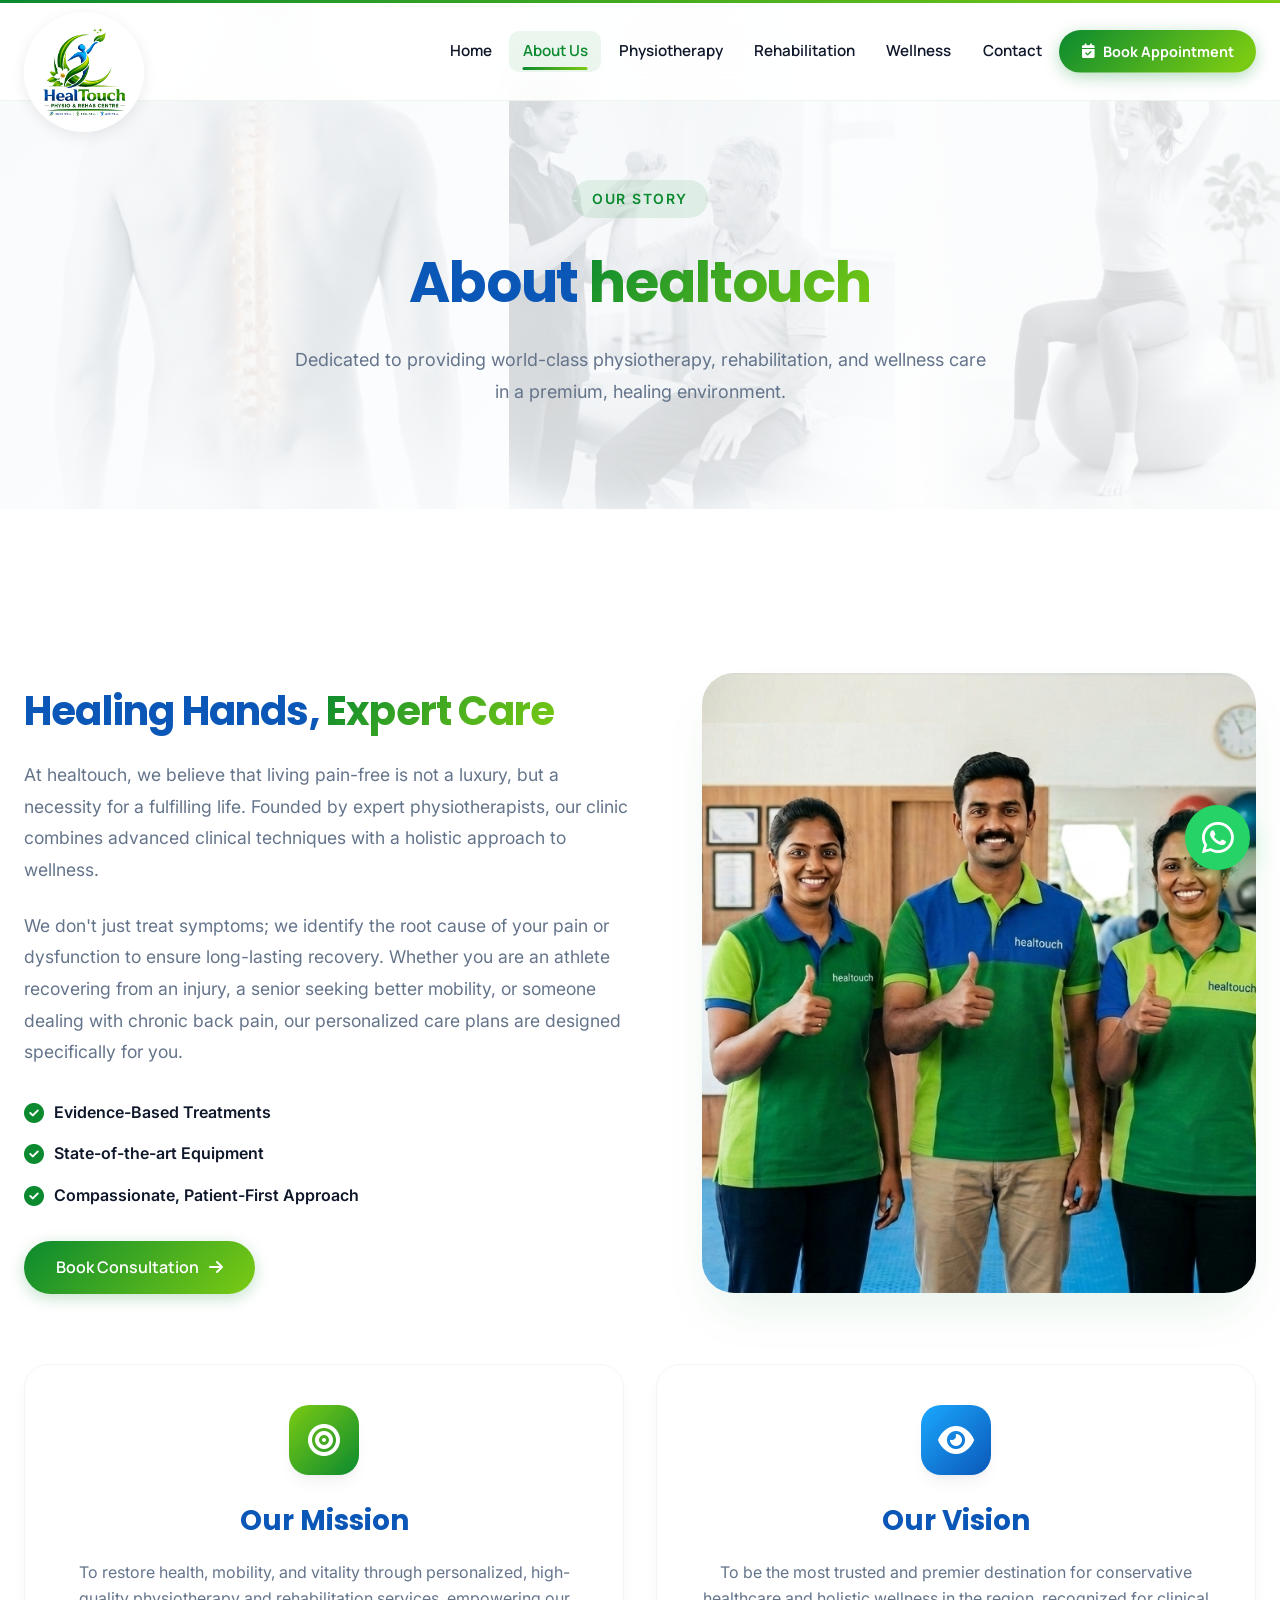
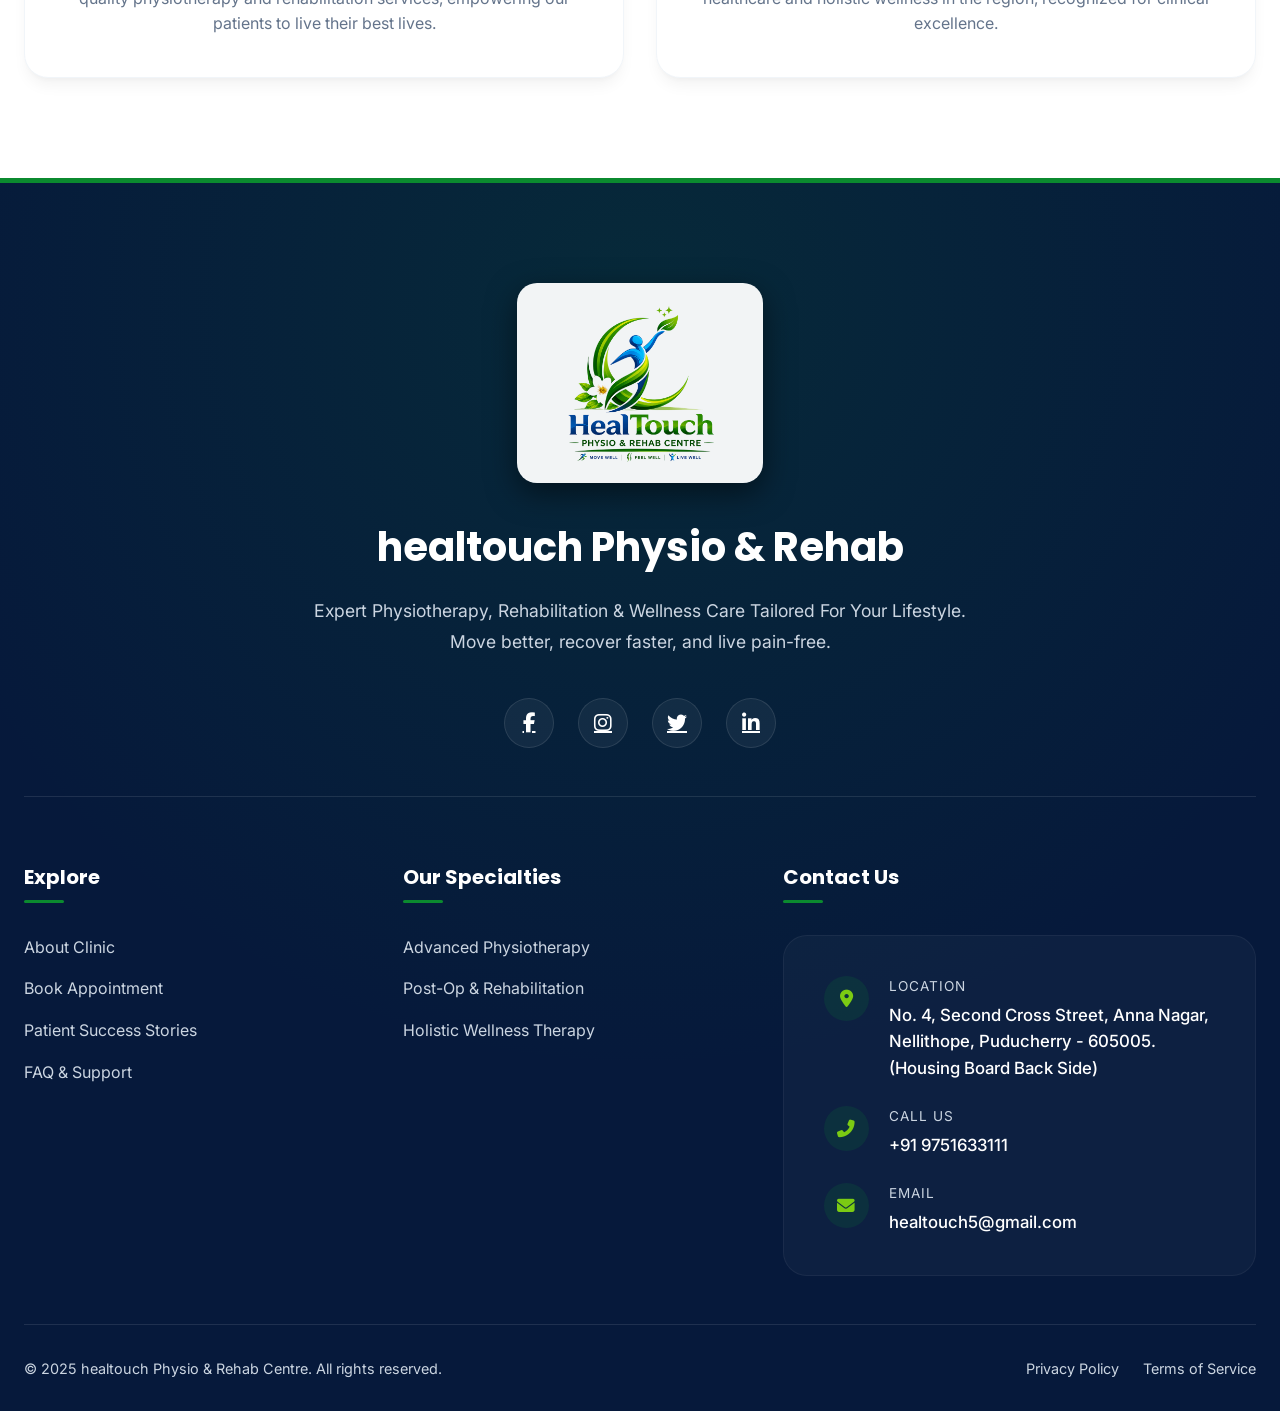
<file: about.html>
<!DOCTYPE html>
<html lang="en">

<head>
    <meta charset="UTF-8">
    <meta name="viewport" content="width=device-width, initial-scale=1.0, viewport-fit=cover">
    <title>About Us | healtouch Physio & Rehab</title>
    <meta name="description"
        content="Learn more about healtouch Physio & Rehab Centre. Our mission, our expert team, and our commitment to premium healthcare.">
    <link rel="icon" type="image/png" href="assets/images/favicon.png">

    <link rel="stylesheet" href="https://cdnjs.cloudflare.com/ajax/libs/font-awesome/6.4.0/css/all.min.css">
    <link rel="stylesheet" href="css/style.css?v=2.1">
    <link rel="stylesheet" href="css/animations.css">
    <link rel="stylesheet" href="css/responsive.css?v=2.1">

    <style>
        .page-header {
            padding: 180px 0 100px;
            background: linear-gradient(135deg, var(--soft-gray) 0%, var(--white) 100%);
            text-align: center;
            position: relative;
            overflow: hidden;
        }

        .page-header::before {
            content: '';
            position: absolute;
            inset: 0;
            background-color: #f4f6f8;
            background-image:
                url('assets/images/hero/hero-physio-bg.png'),
                url('assets/images/hero/hero-rehab-bg.png'),
                url('assets/images/hero/hero-wellness-bg.png');
            background-position: left top, center top, calc(100% + 8vw) top;
            background-repeat: no-repeat, no-repeat, no-repeat;
            background-size: auto 100%, auto 100%, auto 100%;
            opacity: 0.15;
            z-index: 0;
        }

        .page-header .container {
            position: relative;
            z-index: 1;
        }

        .about-grid {
            display: grid;
            grid-template-columns: 1fr 45%;
            gap: 4rem;
            align-items: center;
            margin-top: 4rem;
        }

        .about-image img {
            width: 100%;
            height: 620px;
            object-fit: cover;
            object-position: center top;
            border-radius: 32px;
            box-shadow: var(--shadow-xl);
        }

        .mission-vision {
            display: grid;
            grid-template-columns: 1fr 1fr;
            gap: 2rem;
            margin-top: 4rem;
        }

        @media (max-width: 768px) {

            .about-grid,
            .mission-vision {
                grid-template-columns: 1fr;
            }

            .about-image img {
                height: 380px;
            }
        }
    </style>
</head>

<body>

    <div id="header-container"></div>

    <main>
        <section class="page-header animate-fade-in-up">
            <div class="container">
                <span class="section-tag">Our Story</span>
                <h1 class="section-title" style="font-size:3.5rem;">About <span class="gradient-text">healtouch</span>
                </h1>
                <p class="section-subtitle">Dedicated to providing world-class physiotherapy, rehabilitation, and
                    wellness care in a premium, healing environment.</p>
            </div>
        </section>

        <section>
            <div class="container">
                <div class="about-grid">
                    <div class="about-content animate-fade-in-right">
                        <h2 class="section-title" style="font-size:2.5rem;">Healing Hands, <span
                                class="gradient-text">Expert Care</span></h2>
                        <p style="color:var(--text-light); margin-bottom:1.5rem; font-size:1.1rem; line-height:1.8;">At
                            healtouch, we believe that living pain-free is not a luxury, but a necessity for a
                            fulfilling life. Founded by expert physiotherapists, our clinic combines advanced clinical
                            techniques with a holistic approach to wellness.</p>
                        <p style="color:var(--text-light); margin-bottom:2rem; font-size:1.1rem; line-height:1.8;">We
                            don't just treat symptoms; we identify the root cause of your pain or dysfunction to ensure
                            long-lasting recovery. Whether you are an athlete recovering from an injury, a senior
                            seeking better mobility, or someone dealing with chronic back pain, our personalized care
                            plans are designed specifically for you.</p>

                        <ul style="list-style:none; margin-bottom:2rem;">
                            <li style="margin-bottom:1rem; display:flex; align-items:center; gap:10px;"><i
                                    class="fas fa-check-circle"
                                    style="color:var(--primary-green); font-size:1.25rem;"></i> <span
                                    style="font-weight:600;">Evidence-Based Treatments</span></li>
                            <li style="margin-bottom:1rem; display:flex; align-items:center; gap:10px;"><i
                                    class="fas fa-check-circle"
                                    style="color:var(--primary-green); font-size:1.25rem;"></i> <span
                                    style="font-weight:600;">State-of-the-art Equipment</span></li>
                            <li style="margin-bottom:1rem; display:flex; align-items:center; gap:10px;"><i
                                    class="fas fa-check-circle"
                                    style="color:var(--primary-green); font-size:1.25rem;"></i> <span
                                    style="font-weight:600;">Compassionate, Patient-First Approach</span></li>
                        </ul>

                        <a href="appointment.html" class="btn-primary">Book Consultation <i
                                class="fas fa-arrow-right"></i></a>
                    </div>
                    <div class="about-image animate-fade-in-left">
                        <img src="assets/images/about/about-us.png" alt="healtouch Healing Hands Expert Care">
                    </div>
                </div>

                <div class="mission-vision">
                    <div class="premium-card text-center animate-fade-in-up" style="animation-delay:0.2s;">
                        <div class="service-icon" style="margin: 0 auto 1.5rem;"><i class="fas fa-bullseye"></i></div>
                        <h3 style="font-size:1.75rem; margin-bottom:1rem; color:var(--deep-blue);">Our Mission</h3>
                        <p style="color:var(--text-light);">To restore health, mobility, and vitality through
                            personalized, high-quality physiotherapy and rehabilitation services, empowering our
                            patients to live their best lives.</p>
                    </div>
                    <div class="premium-card text-center animate-fade-in-up" style="animation-delay:0.4s;">
                        <div class="service-icon"
                            style="margin: 0 auto 1.5rem; background: linear-gradient(135deg, var(--sky-blue), var(--deep-blue));">
                            <i class="fas fa-eye"></i></div>
                        <h3 style="font-size:1.75rem; margin-bottom:1rem; color:var(--deep-blue);">Our Vision</h3>
                        <p style="color:var(--text-light);">To be the most trusted and premier destination for
                            conservative healthcare and holistic wellness in the region, recognized for clinical
                            excellence.</p>
                    </div>
                </div>
            </div>
        </section>
    </main>

    <div id="footer-container"></div>

    <script src="js/include.js?v=2.1"></script>
</body>

</html>
</file>
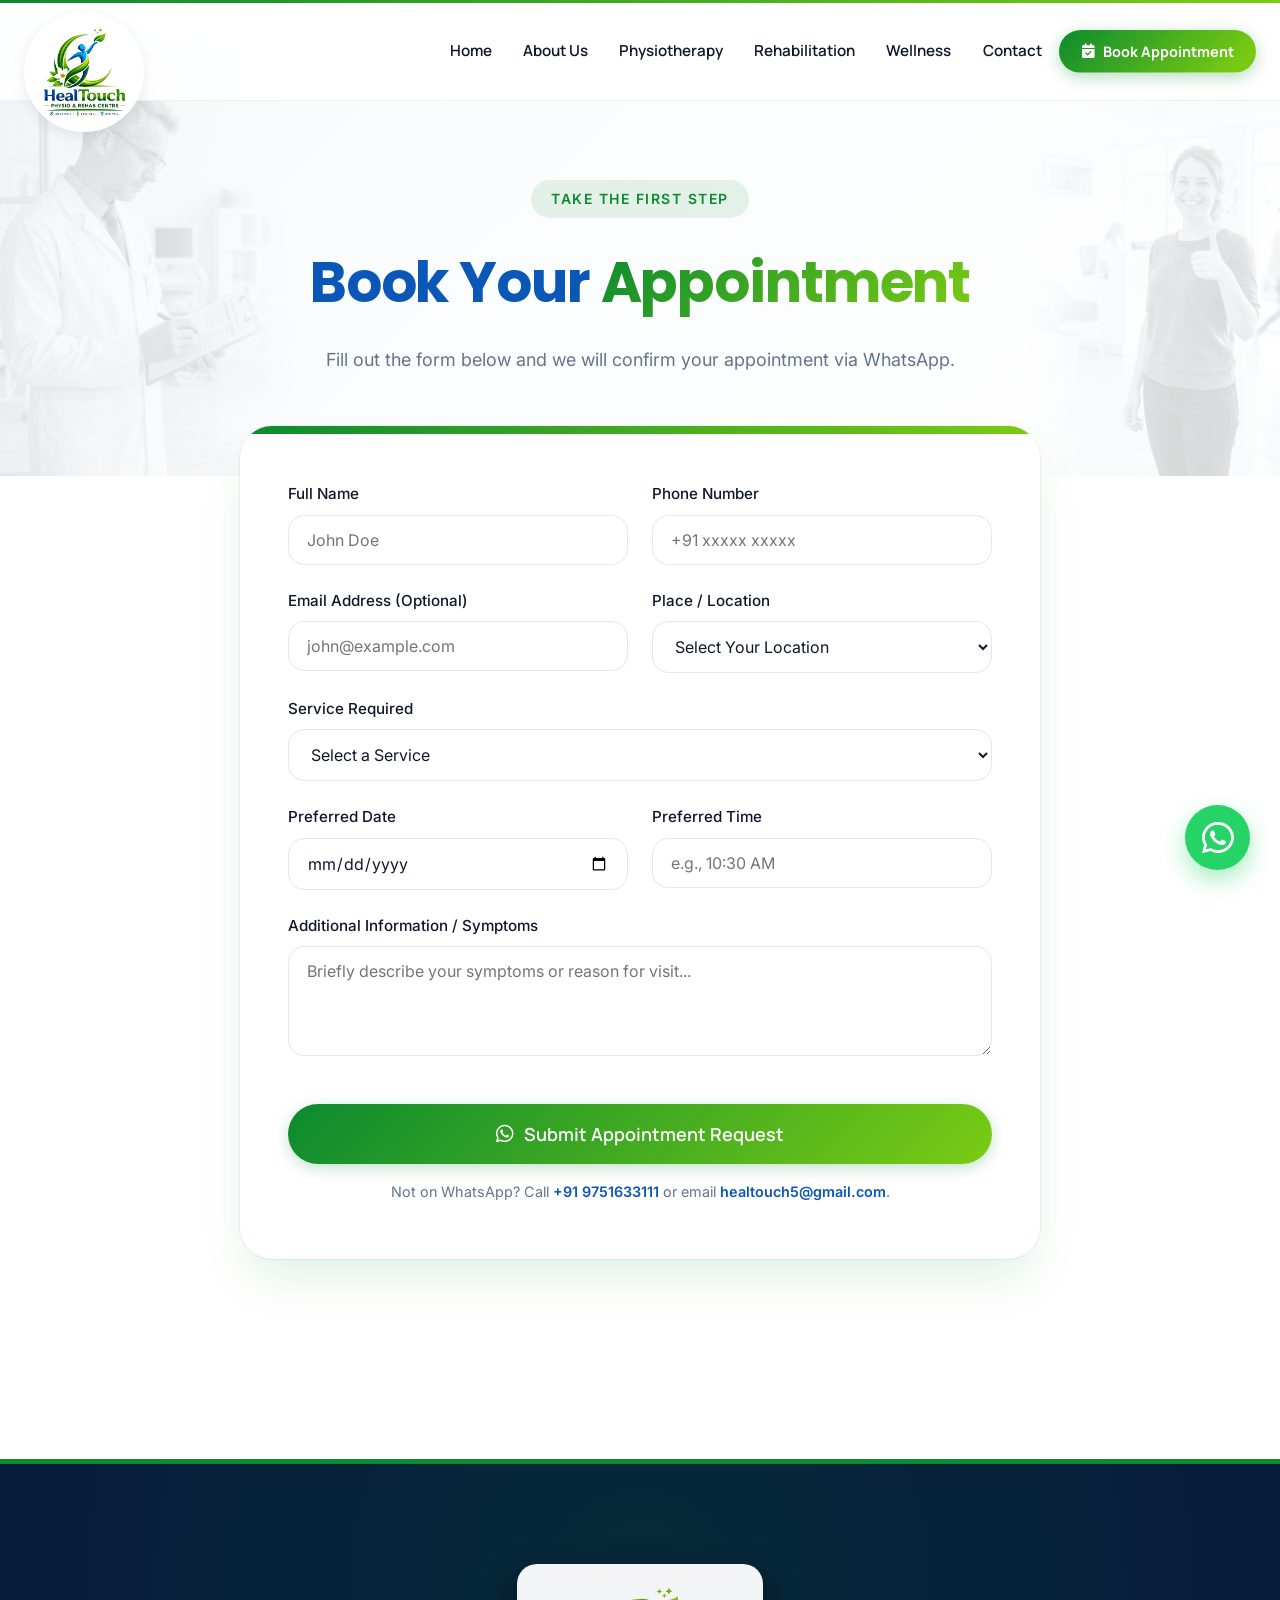
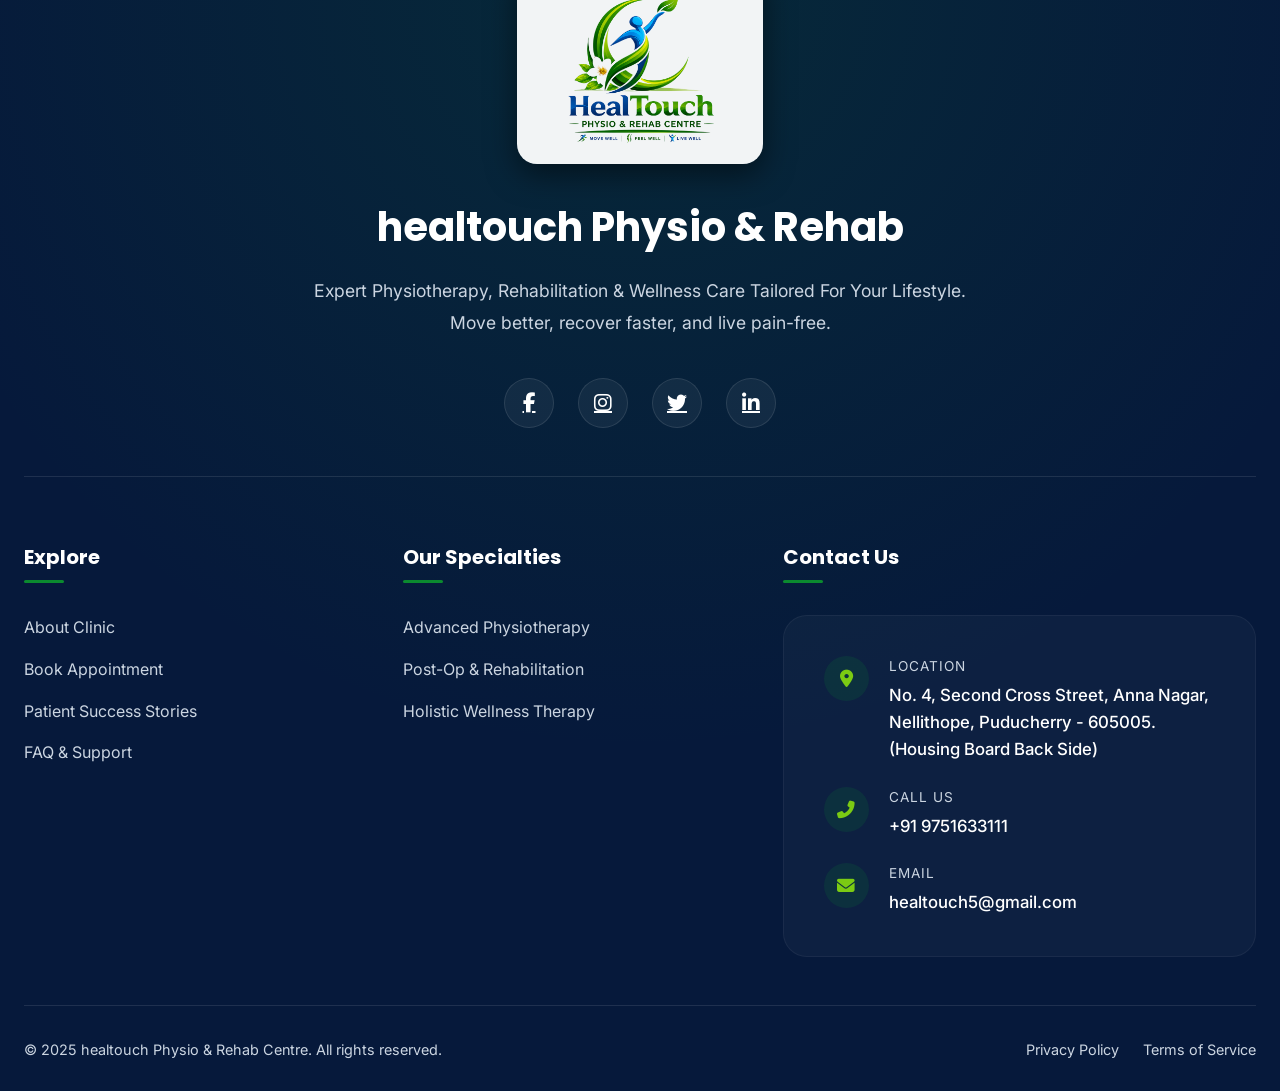
<file: appointment.html>
<!DOCTYPE html>
<html lang="en">

<head>
    <meta charset="UTF-8">
    <meta name="viewport" content="width=device-width, initial-scale=1.0, viewport-fit=cover">
    <title>Book Appointment | healtouch</title>
    <meta name="description"
        content="Book an appointment at healtouch Physio & Rehab Centre in Pondicherry. Easy WhatsApp booking.">
    <link rel="icon" type="image/png" href="assets/images/favicon.png">

    <link rel="stylesheet" href="https://cdnjs.cloudflare.com/ajax/libs/font-awesome/6.4.0/css/all.min.css">
    <link rel="stylesheet" href="css/style.css?v=2.1">
    <link rel="stylesheet" href="css/animations.css">
    <link rel="stylesheet" href="css/responsive.css?v=2.1">

    <style>
        .page-header {
            padding: 180px 0 100px;
            background: linear-gradient(135deg, var(--soft-gray) 0%, var(--white) 100%);
            text-align: center;
            position: relative;
            overflow: hidden;
        }

        .page-header::before {
            content: '';
            position: absolute;
            inset: 0;
            background-image:
                url('assets/images/hero/appointment-left-bg.png'),
                url('assets/images/hero/appointment-right-bg.png');
            background-position: left bottom, right bottom;
            background-repeat: no-repeat, no-repeat;
            background-size: auto 90%, auto 90%;
            opacity: 0.15;
            z-index: 0;
        }

        .page-header .container {
            position: relative;
            z-index: 1;
        }

        .booking-container {
            max-width: 800px;
            margin: -50px auto 100px;
            position: relative;
            z-index: 10;
        }

        .booking-card {
            background: #ffffff;
            border-radius: 32px;
            padding: 3.5rem 3rem;
            box-shadow: 0 25px 50px -12px rgba(11, 138, 47, 0.15), 0 0 0 1px rgba(11, 138, 47, 0.08);
            position: relative;
            overflow: hidden;
        }

        .booking-card::before {
            content: '';
            position: absolute;
            top: 0; left: 0; width: 100%; height: 8px;
            background: linear-gradient(90deg, var(--primary-green), var(--light-green));
        }

        @media (max-width: 768px) {
            .booking-card {
                padding: 2rem 1.5rem;
            }
        }
    </style>
</head>

<body>

    <div id="header-container"></div>

    <main>
        <section class="page-header animate-fade-in-up">
            <div class="container">
                <span class="section-tag">Take the First Step</span>
                <h1 class="section-title" style="font-size:3.5rem;">Book Your <span
                        class="gradient-text">Appointment</span></h1>
                <p class="section-subtitle">Fill out the form below and we will confirm your appointment via WhatsApp.
                </p>
            </div>
        </section>

        <section style="padding-top:0;">
            <div class="container">
                <div class="booking-container">
                    <div class="booking-card animate-fade-in-up" style="animation-delay: 0.2s;">
                        <form id="mainAppointmentForm">
                            <div class="form-row">
                                <div class="form-group">
                                    <label for="fullName">Full Name</label>
                                    <input type="text" id="fullName" placeholder="John Doe" required>
                                </div>
                                <div class="form-group">
                                    <label for="phone">Phone Number</label>
                                    <input type="tel" id="phone" placeholder="+91 xxxxx xxxxx" required>
                                </div>
                            </div>

                            <div class="form-row">
                                <div class="form-group">
                                    <label for="email">Email Address (Optional)</label>
                                    <input type="email" id="email" placeholder="john@example.com">
                                </div>
                                <div class="form-group">
                                    <label for="place">Place / Location</label>
                                    <select id="place" required>
                                        <option value="" disabled selected>Select Your Location</option>
                                        <option value="Pondicherry">Pondicherry</option>
                                        <option value="Cuddalore">Cuddalore</option>
                                        <option value="Tindivanam">Tindivanam</option>
                                        <option value="Villupuram">Villupuram</option>
                                    </select>
                                </div>
                            </div>

                            <div class="form-group">
                                <label for="serviceSelect">Service Required</label>
                                    <select id="serviceSelect" required>
                                        <option value="" disabled selected>Select a Service</option>
                                        <optgroup label="Physiotherapy">
                                            <option value="Back Pain Treatment">Back Pain Treatment</option>
                                            <option value="Neck Pain Physiotherapy">Neck Pain Physiotherapy</option>
                                            <option value="Shoulder Pain Treatment">Shoulder Pain Treatment</option>
                                            <option value="Knee Pain Therapy">Knee Pain Therapy</option>
                                            <option value="Sciatica & Nerve Therapies">Sciatica & Nerve Therapies
                                            </option>
                                            <option value="Chronic Pain Management">Chronic Pain Management</option>
                                            <option value="Joint Stiffness & Arthritis Care">Joint Stiffness & Arthritis
                                                Care</option>
                                        </optgroup>
                                        <optgroup label="Rehabilitation">
                                            <option value="Post-Operative Rehabilitation">Post-Operative Rehabilitation
                                            </option>
                                            <option value="Sports Injury Recovery">Sports Injury Recovery</option>
                                            <option value="Neurological Rehabilitation">Neurological Rehabilitation
                                            </option>
                                            <option value="Cardiorespiratory Rehab">Cardiorespiratory Rehab</option>
                                            <option value="Geriatric & Mobility Training">Geriatric & Mobility Training
                                            </option>
                                            <option value="Pediatric Rehabilitation">Pediatric Rehabilitation</option>
                                            <option value="Women's Health & Diastasis Recti">Women's Health & Diastasis
                                                Recti</option>
                                        </optgroup>
                                        <optgroup label="Wellness">
                                            <option value="Ergonomic Posture Assessment">Ergonomic Posture Assessment
                                            </option>
                                            <option value="Medical & Sports Massage">Medical & Sports Massage</option>
                                            <option value="Clinical Pilates & Core Training">Clinical Pilates & Core
                                                Training</option>
                                            <option value="Preventive Strength & Flexibility">Preventive Strength &
                                                Flexibility</option>
                                            <option value="Balance & Fall Prevention">Balance & Fall Prevention</option>
                                            <option value="Lifestyle & Weight Management Advice">Lifestyle & Weight
                                                Management Advice</option>
                                        </optgroup>
                                    </select>
                            </div>
                            <div class="form-row">
                                <div class="form-group">
                                    <label for="date">Preferred Date</label>
                                        <input type="date" id="date">
                                    </div>
                                    <div class="form-group">
                                        <label for="time">Preferred Time</label>
                                        <input type="text" id="time" disabled placeholder="e.g., 10:30 AM" onfocus="this.type='time'" onblur="if(!this.value) this.type='text'">
                                    </div>
                                </div>

                            <div class="form-group">
                                <label for="info">Additional Information / Symptoms</label>
                                <textarea id="info" rows="4"
                                    placeholder="Briefly describe your symptoms or reason for visit..."></textarea>
                            </div>

                            <button type="submit" class="btn-primary btn-large" style="width:100%; margin-top:1rem;">
                                <i class="fab fa-whatsapp" style="font-size:1.25rem;"></i> Submit Appointment Request
                            </button>
                            <p style="text-align:center; font-size:0.9rem; color:var(--text-light); margin-top:1rem;">
                                Not on WhatsApp? Call <a href="tel:+91 9751633111"
                                    style="color:var(--deep-blue); font-weight:600; text-decoration:none;">+91
                                    9751633111</a> or email <a href="mailto:healtouch5@gmail.com"
                                    style="color:var(--deep-blue); font-weight:600; text-decoration:none;">healtouch5@gmail.com</a>.
                            </p>
                        </form>
                    </div>
                </div>
            </div>
        </section>
    </main>

    <div id="footer-container"></div>

    <script src="js/include.js?v=2.1"></script>
</body>

</html>
</file>
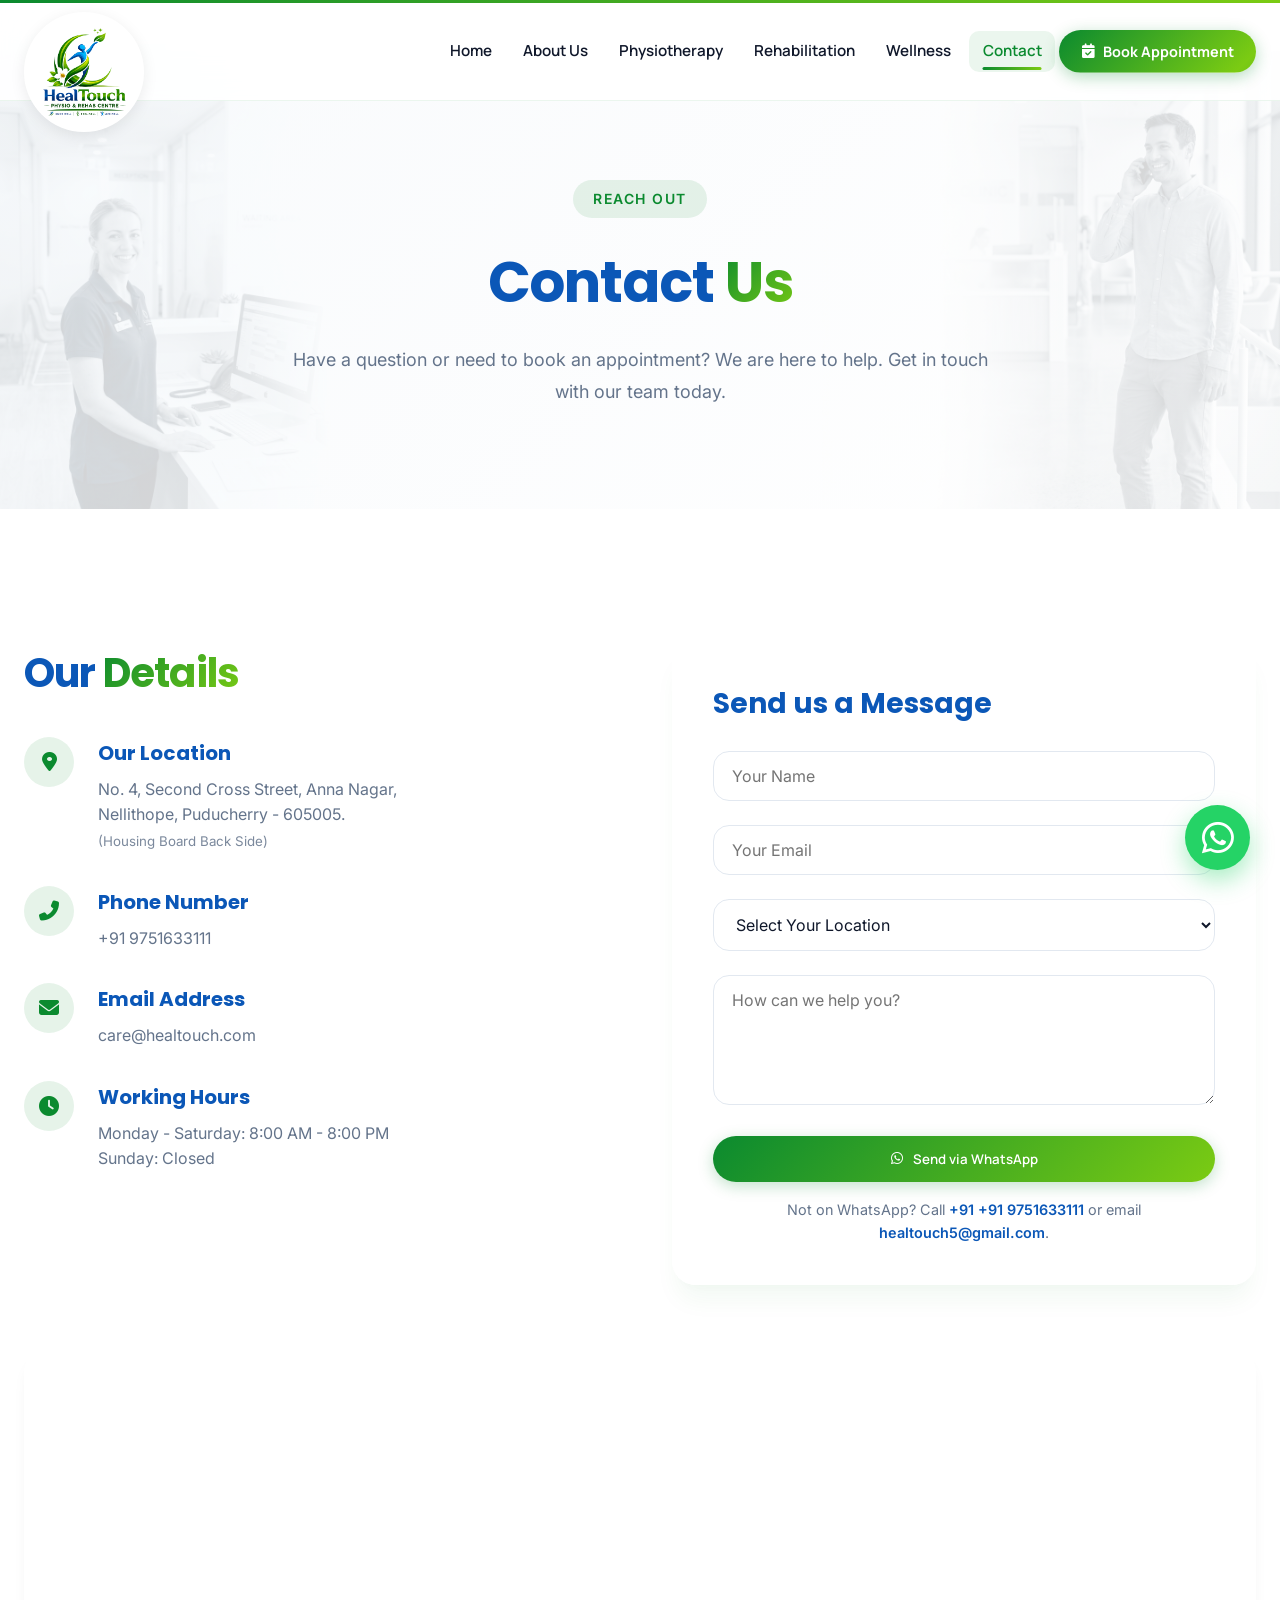
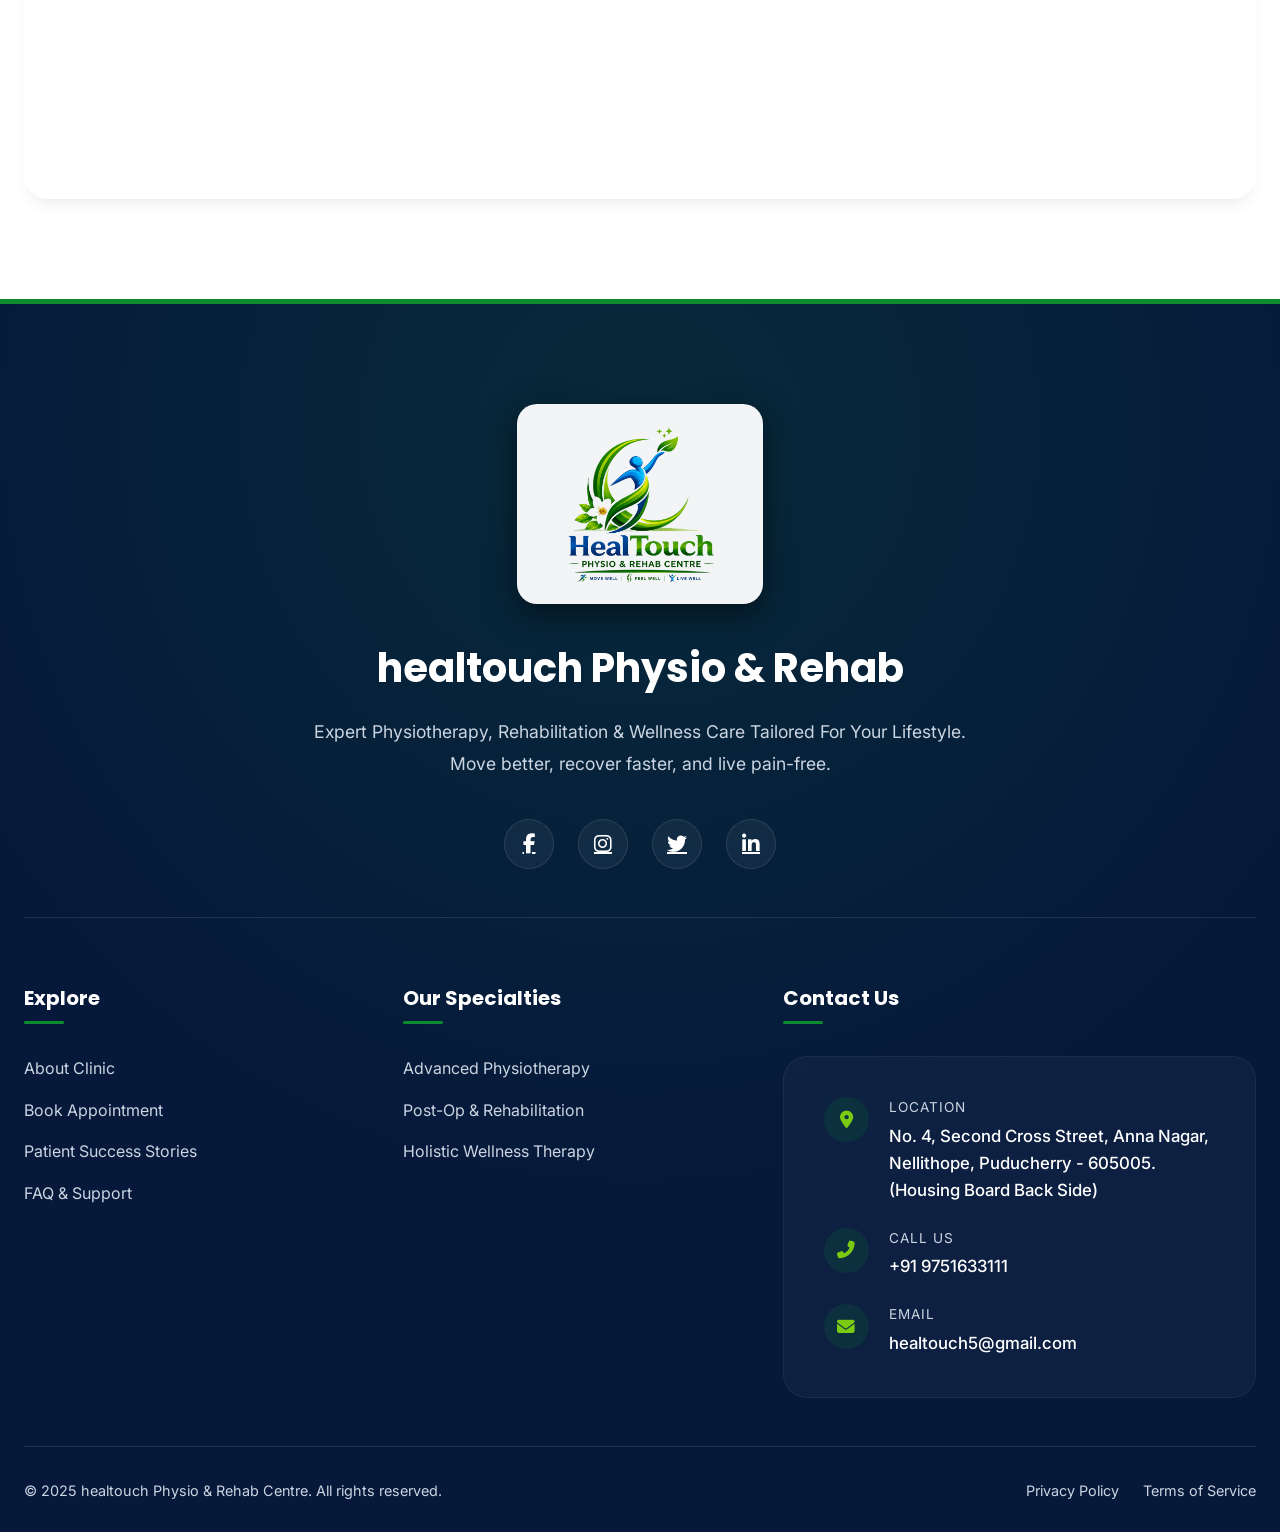
<file: contact.html>
<!DOCTYPE html>
<html lang="en">

<head>
    <meta charset="UTF-8">
    <meta name="viewport" content="width=device-width, initial-scale=1.0, viewport-fit=cover">
    <title>Contact Us | healtouch</title>
    <meta name="description"
        content="Contact healtouch Physio & Rehab Centre in Pondicherry. Reach out for appointments, inquiries, and directions to our clinic.">
    <link rel="icon" type="image/png" href="assets/images/favicon.png">

    <link rel="stylesheet" href="https://cdnjs.cloudflare.com/ajax/libs/font-awesome/6.4.0/css/all.min.css">
    <link rel="stylesheet" href="css/style.css?v=2.1">
    <link rel="stylesheet" href="css/animations.css">
    <link rel="stylesheet" href="css/responsive.css?v=2.1">

    <style>
        .page-header {
            padding: 180px 0 100px;
            background: linear-gradient(135deg, var(--soft-gray) 0%, var(--white) 100%);
            text-align: center;
            position: relative;
            overflow: hidden;
        }

        .page-header::before {
            content: '';
            position: absolute;
            inset: 0;
            background-image:
                url('assets/images/hero/contact-left-bg.png'),
                url('assets/images/hero/contact-right-bg.png');
            background-position: left bottom, right bottom;
            background-repeat: no-repeat, no-repeat;
            background-size: auto 90%, auto 90%;
            opacity: 0.15;
            z-index: 0;
        }

        .page-header .container {
            position: relative;
            z-index: 1;
        }

        .contact-grid {
            display: grid;
            grid-template-columns: 1fr 1fr;
            gap: 4rem;
            margin-top: 2rem;
        }

        .contact-info-card {
            display: flex;
            align-items: flex-start;
            gap: 1.5rem;
            margin-bottom: 2rem;
        }

        .contact-icon {
            width: 50px;
            height: 50px;
            background: rgba(11, 138, 47, 0.1);
            color: var(--primary-green);
            border-radius: 50%;
            display: flex;
            align-items: center;
            justify-content: center;
            font-size: 1.25rem;
            flex-shrink: 0;
        }

        @media (max-width: 768px) {
            .contact-grid {
                grid-template-columns: 1fr;
            }
        }
    </style>
</head>

<body>

    <div id="header-container"></div>

    <main>
        <section class="page-header animate-fade-in-up">
            <div class="container">
                <span class="section-tag">Reach Out</span>
                <h1 class="section-title" style="font-size:3.5rem;">Contact <span class="gradient-text">Us</span></h1>
                <p class="section-subtitle">Have a question or need to book an appointment? We are here to help. Get in
                    touch with our team today.</p>
            </div>
        </section>

        <section>
            <div class="container">
                <div class="contact-grid">
                    <div class="contact-details animate-fade-in-right">
                        <h2 class="section-title" style="font-size:2.5rem; margin-bottom:2rem;">Our <span
                                class="gradient-text">Details</span></h2>

                        <div class="contact-info-card">
                            <div class="contact-icon"><i class="fas fa-map-marker-alt"></i></div>
                            <div>
                                <h4 style="font-size:1.25rem; margin-bottom:0.5rem; color:var(--deep-blue);">Our
                                    Location</h4>
                                <p style="color:var(--text-light); line-height:1.6;">No. 4, Second Cross Street, Anna Nagar,<br>Nellithope, Puducherry - 605005.<br><small style="opacity: 0.85;">(Housing Board Back Side)</small></p>
                            </div>
                        </div>

                        <div class="contact-info-card">
                            <div class="contact-icon"><i class="fas fa-phone-alt"></i></div>
                            <div>
                                <h4 style="font-size:1.25rem; margin-bottom:0.5rem; color:var(--deep-blue);">Phone
                                    Number</h4>
                                <p style="color:var(--text-light);"><a href="tel:+91 9751633111"
                                        style="color:inherit; text-decoration:none;">+91 9751633111</a></p>
                            </div>
                        </div>

                        <div class="contact-info-card">
                            <div class="contact-icon"><i class="fas fa-envelope"></i></div>
                            <div>
                                <h4 style="font-size:1.25rem; margin-bottom:0.5rem; color:var(--deep-blue);">Email
                                    Address</h4>
                                <p style="color:var(--text-light);"><a href="mailto:care@healtouch.com"
                                        style="color:inherit; text-decoration:none;">care@healtouch.com</a></p>
                            </div>
                        </div>

                        <div class="contact-info-card">
                            <div class="contact-icon"><i class="fas fa-clock"></i></div>
                            <div>
                                <h4 style="font-size:1.25rem; margin-bottom:0.5rem; color:var(--deep-blue);">Working
                                    Hours</h4>
                                <p style="color:var(--text-light);">Monday - Saturday: 8:00 AM - 8:00 PM<br>Sunday:
                                    Closed</p>
                            </div>
                        </div>
                    </div>

                    <div class="contact-form-wrapper animate-fade-in-left">
                        <div class="glass-form">
                            <h3 style="font-size:1.75rem; margin-bottom:1.5rem; color:var(--deep-blue);">Send us a
                                Message</h3>
                            <form id="contactForm">
                                <div class="form-group">
                                    <input type="text" id="contactName" placeholder="Your Name" required>
                                </div>
                                <div class="form-group">
                                    <input type="email" id="contactEmail" placeholder="Your Email" required>
                                </div>
                                <div class="form-group">
                                    <select id="contactPlace" required>
                                        <option value="" disabled selected>Select Your Location</option>
                                        <option value="Pondicherry">Pondicherry</option>
                                        <option value="Cuddalore">Cuddalore</option>
                                        <option value="Tindivanam">Tindivanam</option>
                                        <option value="Villupuram">Villupuram</option>
                                    </select>
                                </div>
                                <div class="form-group">
                                    <textarea id="contactMessage" rows="5" placeholder="How can we help you?"
                                        required></textarea>
                                </div>
                                <button type="submit" class="btn-primary" style="width:100%;">
                                    <i class="fab fa-whatsapp"></i> Send via WhatsApp
                                </button>
                                <p
                                    style="text-align:center; font-size:0.9rem; color:var(--text-light); margin-top:1rem;">
                                    Not on WhatsApp? Call <a href="tel:+91 9751633111"
                                        style="color:var(--deep-blue); font-weight:600; text-decoration:none;">+91
                                        +91 9751633111</a> or email <a href="mailto:healtouch5@gmail.com"
                                        style="color:var(--deep-blue); font-weight:600; text-decoration:none;">healtouch5@gmail.com</a>.
                                </p>
                            </form>
                        </div>
                    </div>
                </div>

                <div style="margin-top: 4rem; border-radius: 24px; overflow:hidden; box-shadow: var(--shadow-md);">
                    <iframe src="https://maps.google.com/maps?q=No.%204,%20Second%20Cross%20Street,%20Anna%20Nagar,%20Nellithope,%20Puducherry%20-%20605005.%20(Housing%20Board%20Back%20Side)&t=&z=16&ie=UTF8&iwloc=&output=embed"
                        width="100%" height="450" style="border:0; display:block;" allowfullscreen=""
                        loading="lazy"></iframe>
                </div>
            </div>
        </section>
    </main>

    <div id="footer-container"></div>

    <script src="js/include.js?v=2.1"></script>
    <script>
        document.addEventListener('DOMContentLoaded', () => {
            const form = document.getElementById('contactForm');
            if (form) {
                form.addEventListener('submit', (e) => {
                    e.preventDefault();
                    e.stopImmediatePropagation();
                    const name = form.querySelector('#contactName').value;
                    const email = form.querySelector('#contactEmail').value;
                    const place = form.querySelector('#contactPlace').value;
                    const message = form.querySelector('#contactMessage').value;

                    const msg = `Hello healtouch, I have an inquiry.\n\n*Name:* ${name}\n*Email:* ${email}\n*Location:* ${place}\n*Message:* ${message}`;
                    window.open(`https://wa.me/919751633111?text=${encodeURIComponent(msg)}`, '_blank');
                });
            }
        });
    </script>
</body>

</html>
</file>
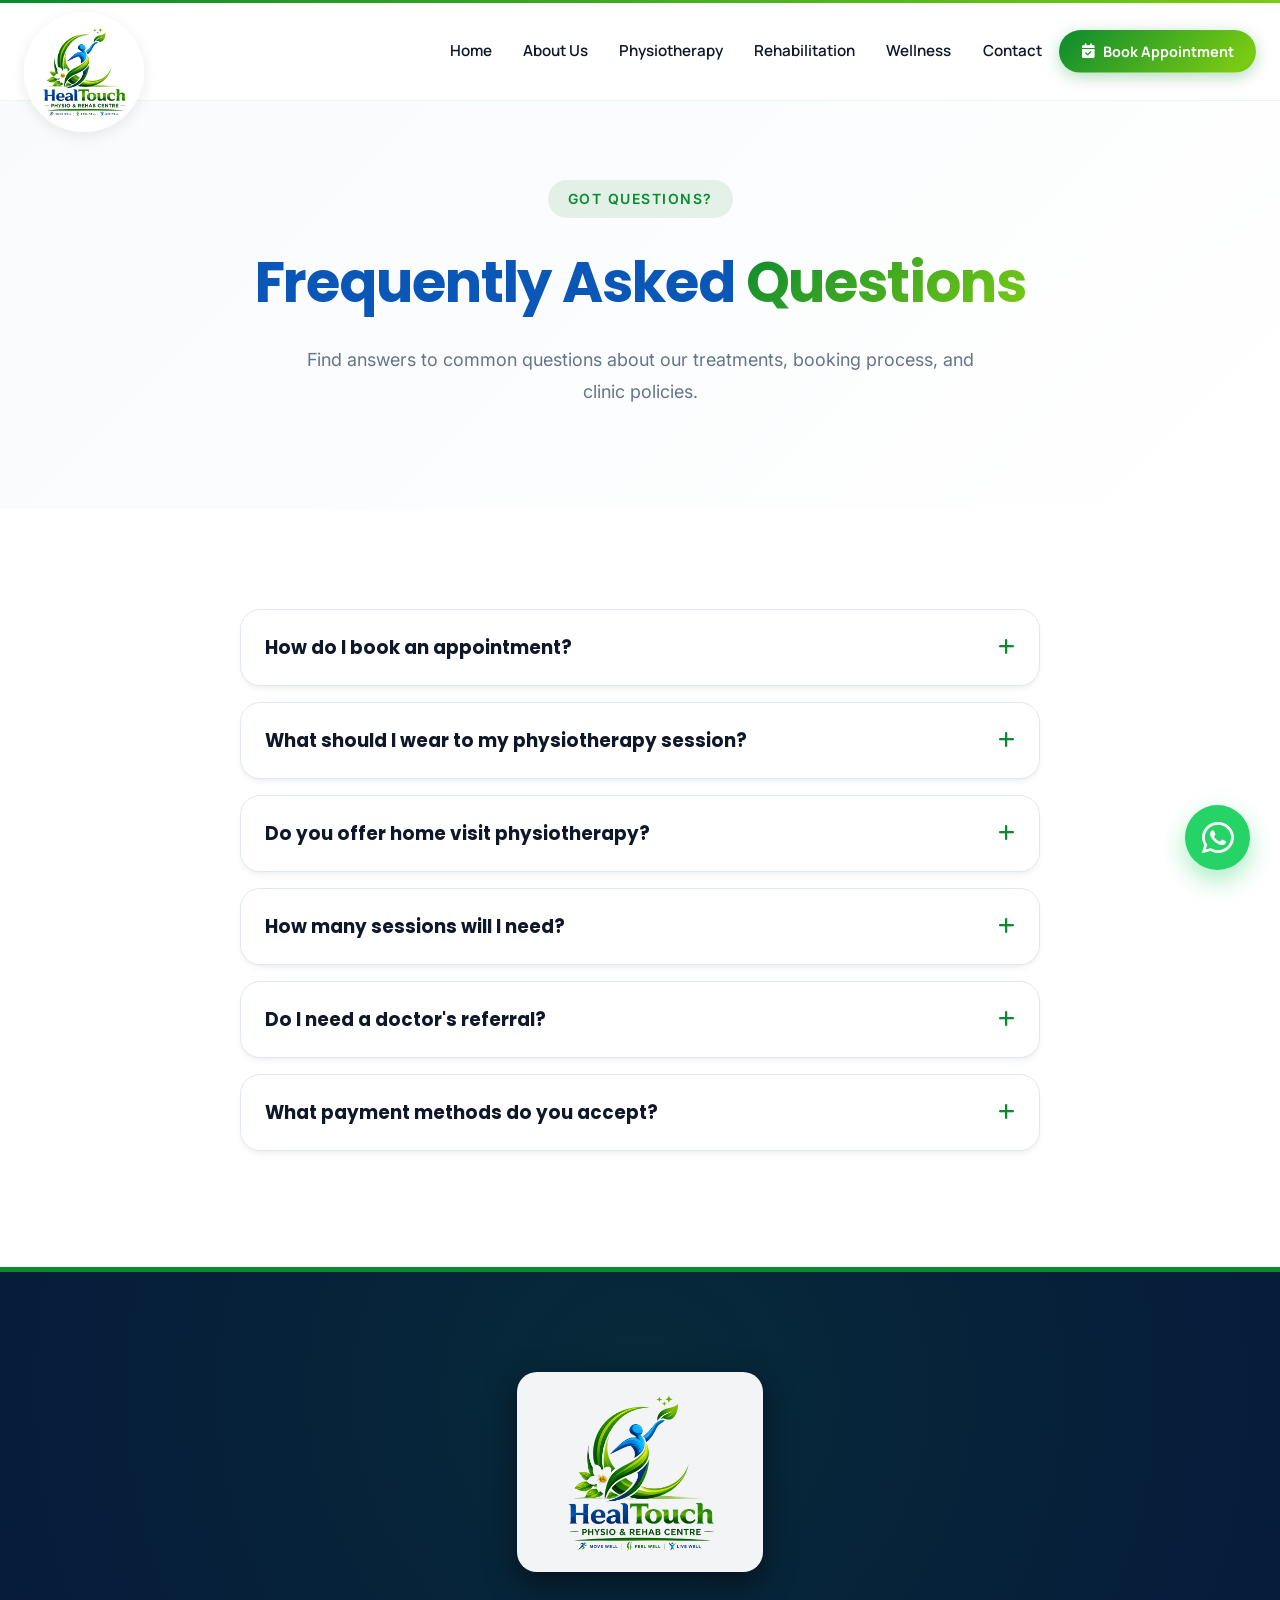
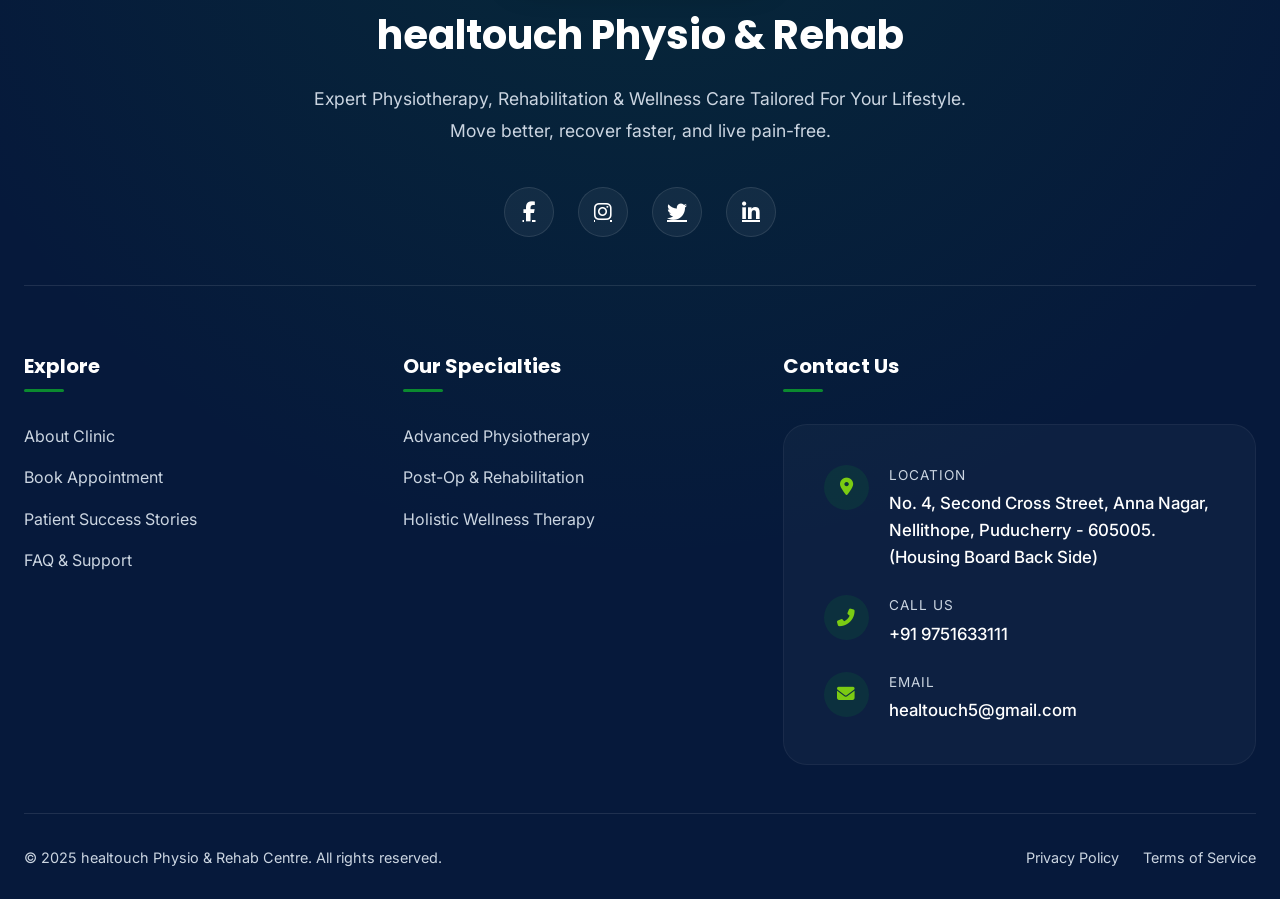
<file: faq.html>
<!DOCTYPE html>
<html lang="en">

<head>
    <meta charset="UTF-8">
    <meta name="viewport" content="width=device-width, initial-scale=1.0, viewport-fit=cover">
    <title>Frequently Asked Questions | healtouch</title>
    <link rel="icon" type="image/png" href="assets/images/favicon.png">
    <link rel="stylesheet" href="https://cdnjs.cloudflare.com/ajax/libs/font-awesome/6.4.0/css/all.min.css">
    <link rel="stylesheet" href="css/style.css">
    <link rel="stylesheet" href="css/animations.css">
    <style>
        .page-header {
            padding: 180px 0 100px;
            background: linear-gradient(135deg, var(--soft-gray) 0%, var(--white) 100%);
            text-align: center;
        }

        .faq-item {
            background: var(--white);
            border-radius: 20px;
            margin-bottom: 1rem;
            border: 1px solid var(--gray-200);
            box-shadow: var(--shadow-sm);
        }

        .faq-question {
            width: 100%;
            padding: 1.5rem;
            text-align: left;
            background: none;
            border: none;
            font-weight: 700;
            font-size: 1.15rem;
            cursor: pointer;
            display: flex;
            justify-content: space-between;
            align-items: center;
            color: var(--text-dark);
            font-family: 'Poppins', sans-serif;
        }

        .faq-answer {
            padding: 0 1.5rem;
            max-height: 0;
            overflow: hidden;
            transition: all 0.4s ease;
            color: var(--text-light);
        }

        .faq-answer.show {
            padding: 0 1.5rem 1.5rem;
            max-height: 500px;
        }
    </style>
</head>

<body>
    <div id="header-container"></div>
    <main>
        <section class="page-header animate-fade-in-up">
            <div class="container">
                <span class="section-tag">Got Questions?</span>
                <h1 class="section-title" style="font-size:3.5rem;">Frequently Asked <span
                        class="gradient-text">Questions</span></h1>
                <p class="section-subtitle">Find answers to common questions about our treatments, booking process, and
                    clinic policies.</p>
            </div>
        </section>
        <section>
            <div class="container">
                <div style="max-width:800px; margin:0 auto;" id="fullFaqAccordion"></div>
            </div>
        </section>
    </main>
    <div id="footer-container"></div>
    <script src="js/include.js"></script>
    <script>
        document.addEventListener('DOMContentLoaded', () => {
            const faqs = [
                { q: "How do I book an appointment?", a: "You can book easily by filling out our online form, calling us directly, or clicking the WhatsApp button. We typically confirm slots within an hour during business hours." },
                { q: "What should I wear to my physiotherapy session?", a: "Please wear comfortable, loose-fitting clothing that allows easy access to the area being treated (e.g., shorts for knee issues, tank tops for shoulder issues)." },
                { q: "Do you offer home visit physiotherapy?", a: "Yes, we provide specialized home care for patients with severe mobility issues, post-operative constraints, or elderly patients who cannot travel to the clinic." },
                { q: "How many sessions will I need?", a: "The number of sessions depends on your specific condition and how your body responds to treatment. Your physiotherapist will discuss a personalized treatment plan during your initial assessment." },
                { q: "Do I need a doctor's referral?", a: "While a doctor's referral is not mandatory to seek physiotherapy treatment, it might be required by your insurance provider if you plan to claim reimbursement." },
                { q: "What payment methods do you accept?", a: "We accept Cash, UPI, Credit/Debit Cards, and online bank transfers." }
            ];

            document.getElementById('fullFaqAccordion').innerHTML = faqs.map((f, i) => `
            <div class="faq-item animate-fade-in-up" style="animation-delay: ${i * 0.1}s">
                <button class="faq-question">${f.q} <i class="fas fa-plus" style="color:var(--primary-green);"></i></button>
                <div class="faq-answer"><p style="padding-top:1rem;">${f.a}</p></div>
            </div>
        `).join('');

            document.querySelectorAll('.faq-question').forEach(btn => {
                btn.addEventListener('click', () => {
                    const ans = btn.nextElementSibling;
                    const icon = btn.querySelector('i');
                    const isOpen = ans.classList.contains('show');

                    document.querySelectorAll('.faq-answer').forEach(a => a.classList.remove('show'));
                    document.querySelectorAll('.faq-question i').forEach(i => { i.classList.remove('fa-minus'); i.classList.add('fa-plus'); });

                    if (!isOpen) {
                        ans.classList.add('show');
                        icon.classList.remove('fa-plus');
                        icon.classList.add('fa-minus');
                    }
                });
            });
        });
    </script>
</body>

</html>
</file>
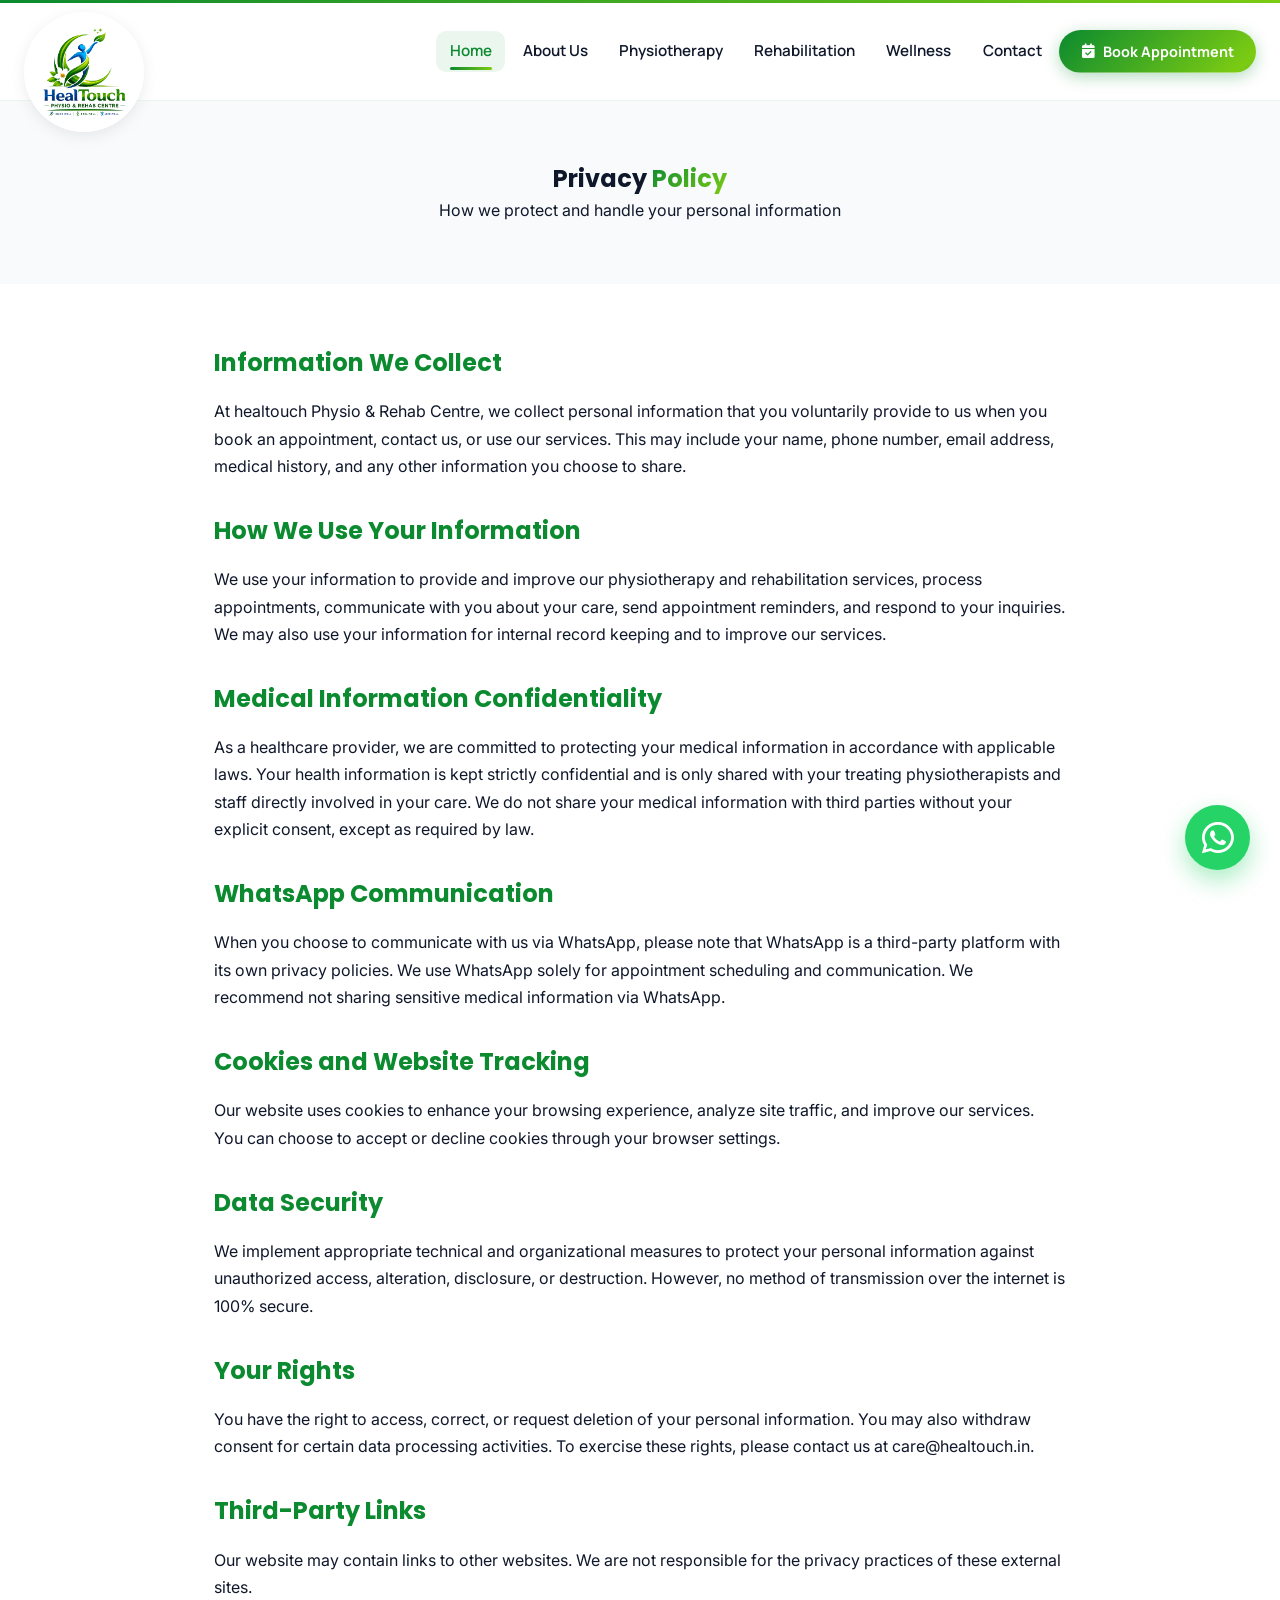
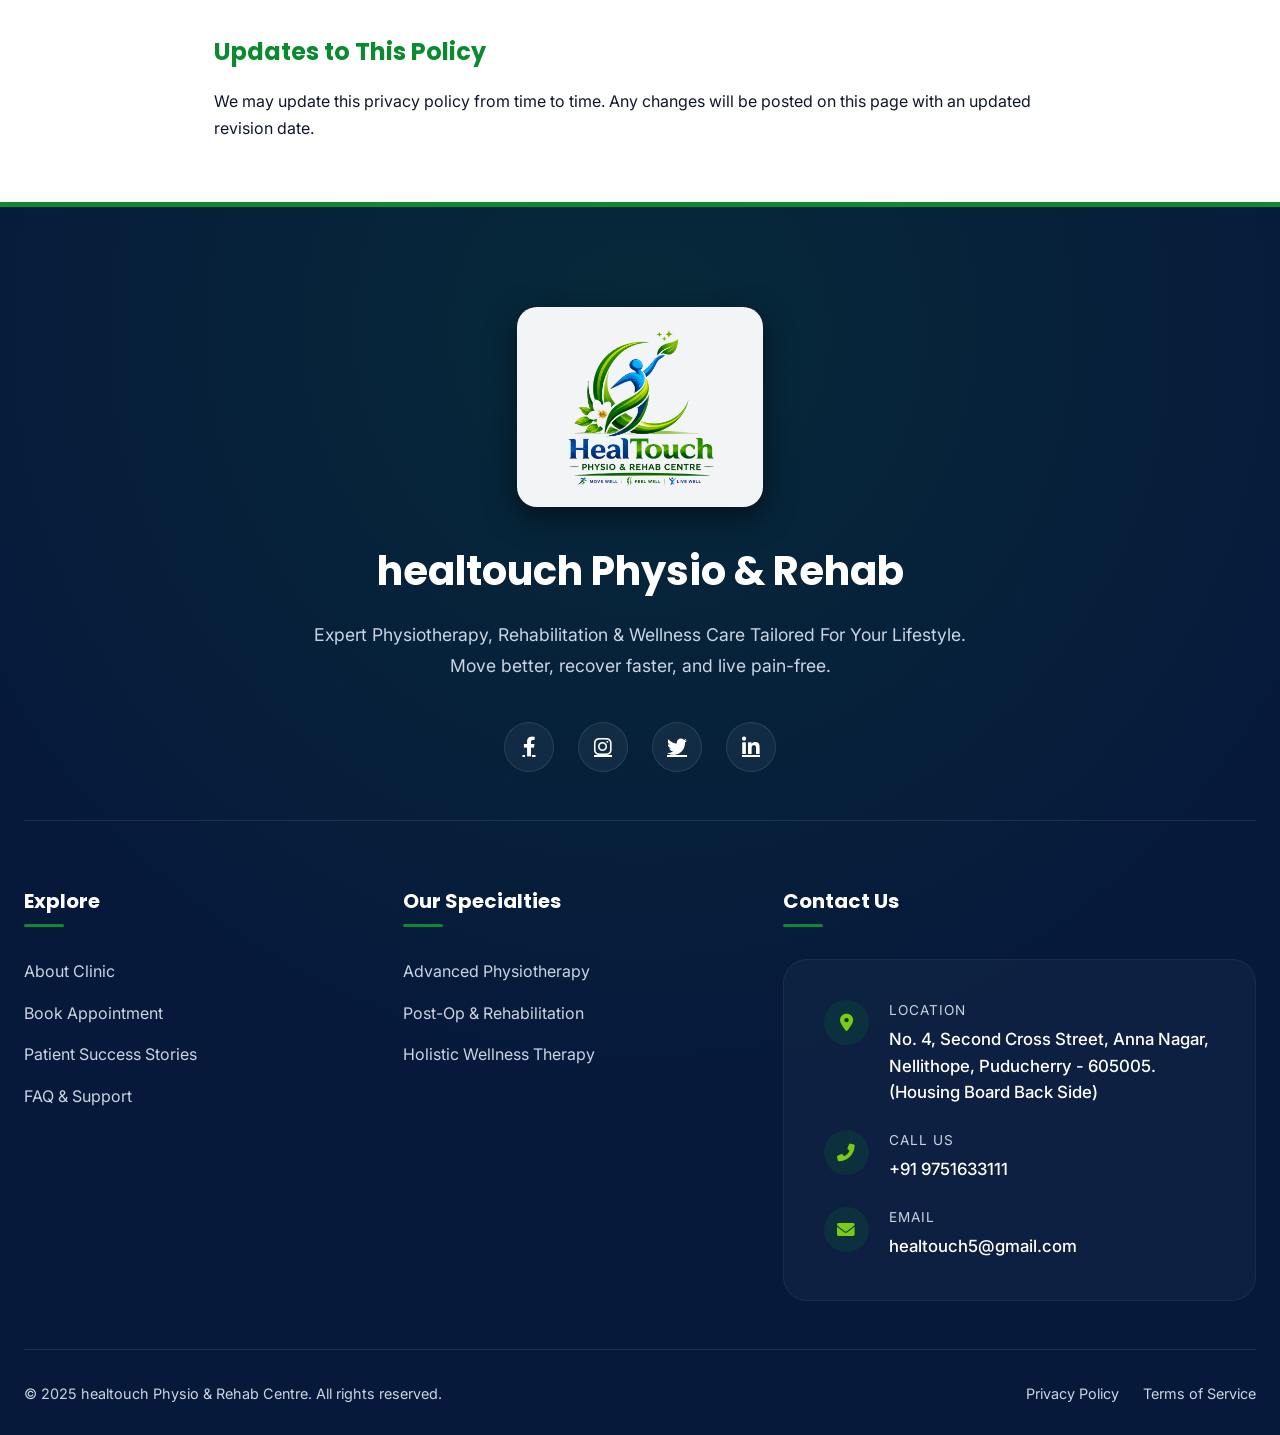
<file: privacy-policy.html>
<!DOCTYPE html>
<html lang="en">

<head>
    <meta charset="UTF-8">
    <meta name="viewport" content="width=device-width, initial-scale=1.0">
    <title>Privacy Policy | healtouch Physio & Rehab Centre</title>
    <link rel="icon" type="image/png" href="assets/images/favicon.png">
    <link
        href="https://fonts.googleapis.com/css2?family=Inter:wght@300;400;500;600;700;800&family=Manrope:wght@400;500;600;700;800&display=swap"
        rel="stylesheet">
    <link rel="stylesheet" href="https://cdnjs.cloudflare.com/ajax/libs/font-awesome/6.0.0-beta3/css/all.min.css">
    <link rel="stylesheet" href="css/style.css">
    <link rel="stylesheet" href="css/responsive.css">
    <style>
        .legal-hero {
            background: var(--soft-gray);
            padding: 60px 0;
            text-align: center;
            margin-top: 100px;
        }

        .legal-content {
            max-width: 900px;
            margin: 60px auto;
            padding: 0 24px;
        }

        .legal-content h2 {
            color: var(--primary-green);
            margin: 2rem 0 1rem;
        }

        .legal-content h3 {
            color: var(--deep-blue);
            margin: 1.5rem 0 0.75rem;
        }

        .legal-content p {
            margin-bottom: 1rem;
            line-height: 1.7;
            color: var(--text-dark);
        }

        .legal-content ul {
            margin: 1rem 0 1rem 2rem;
        }

        .legal-content li {
            margin-bottom: 0.5rem;
        }

        .last-updated {
            color: var(--text-light);
            font-style: italic;
            margin-top: 3rem;
            padding-top: 1rem;
            border-top: 1px solid var(--gray-200);
        }
    </style>
</head>

<body>

    <div id="header-container"></div>

    <main>
        <section class="legal-hero">
            <div class="container">
                <h1>Privacy <span class="gradient-text">Policy</span></h1>
                <p>How we protect and handle your personal information</p>
            </div>
        </section>

        <div class="legal-content">
            <h2>Information We Collect</h2>
            <p>At healtouch Physio & Rehab Centre, we collect personal information that you voluntarily provide to us
                when you book an appointment, contact us, or use our services. This may include your name, phone number,
                email address, medical history, and any other information you choose to share.</p>

            <h2>How We Use Your Information</h2>
            <p>We use your information to provide and improve our physiotherapy and rehabilitation services, process
                appointments, communicate with you about your care, send appointment reminders, and respond to your
                inquiries. We may also use your information for internal record keeping and to improve our services.</p>

            <h2>Medical Information Confidentiality</h2>
            <p>As a healthcare provider, we are committed to protecting your medical information in accordance with
                applicable laws. Your health information is kept strictly confidential and is only shared with your
                treating physiotherapists and staff directly involved in your care. We do not share your medical
                information with third parties without your explicit consent, except as required by law.</p>

            <h2>WhatsApp Communication</h2>
            <p>When you choose to communicate with us via WhatsApp, please note that WhatsApp is a third-party platform
                with its own privacy policies. We use WhatsApp solely for appointment scheduling and communication. We
                recommend not sharing sensitive medical information via WhatsApp.</p>

            <h2>Cookies and Website Tracking</h2>
            <p>Our website uses cookies to enhance your browsing experience, analyze site traffic, and improve our
                services. You can choose to accept or decline cookies through your browser settings.</p>

            <h2>Data Security</h2>
            <p>We implement appropriate technical and organizational measures to protect your personal information
                against unauthorized access, alteration, disclosure, or destruction. However, no method of transmission
                over the internet is 100% secure.</p>

            <h2>Your Rights</h2>
            <p>You have the right to access, correct, or request deletion of your personal information. You may also
                withdraw consent for certain data processing activities. To exercise these rights, please contact us at
                care@healtouch.in.</p>

            <h2>Third-Party Links</h2>
            <p>Our website may contain links to other websites. We are not responsible for the privacy practices of
                these external sites.</p>

            <h2>Updates to This Policy</h2>
            <p>We may update this privacy policy from time to time. Any changes will be posted on this page with an
                updated revision date.</p>

        </div>
    </main>

    <div id="footer-container"></div>
    <script src="js/include.js?v=2.1"></script>
</body>

</html>
</file>
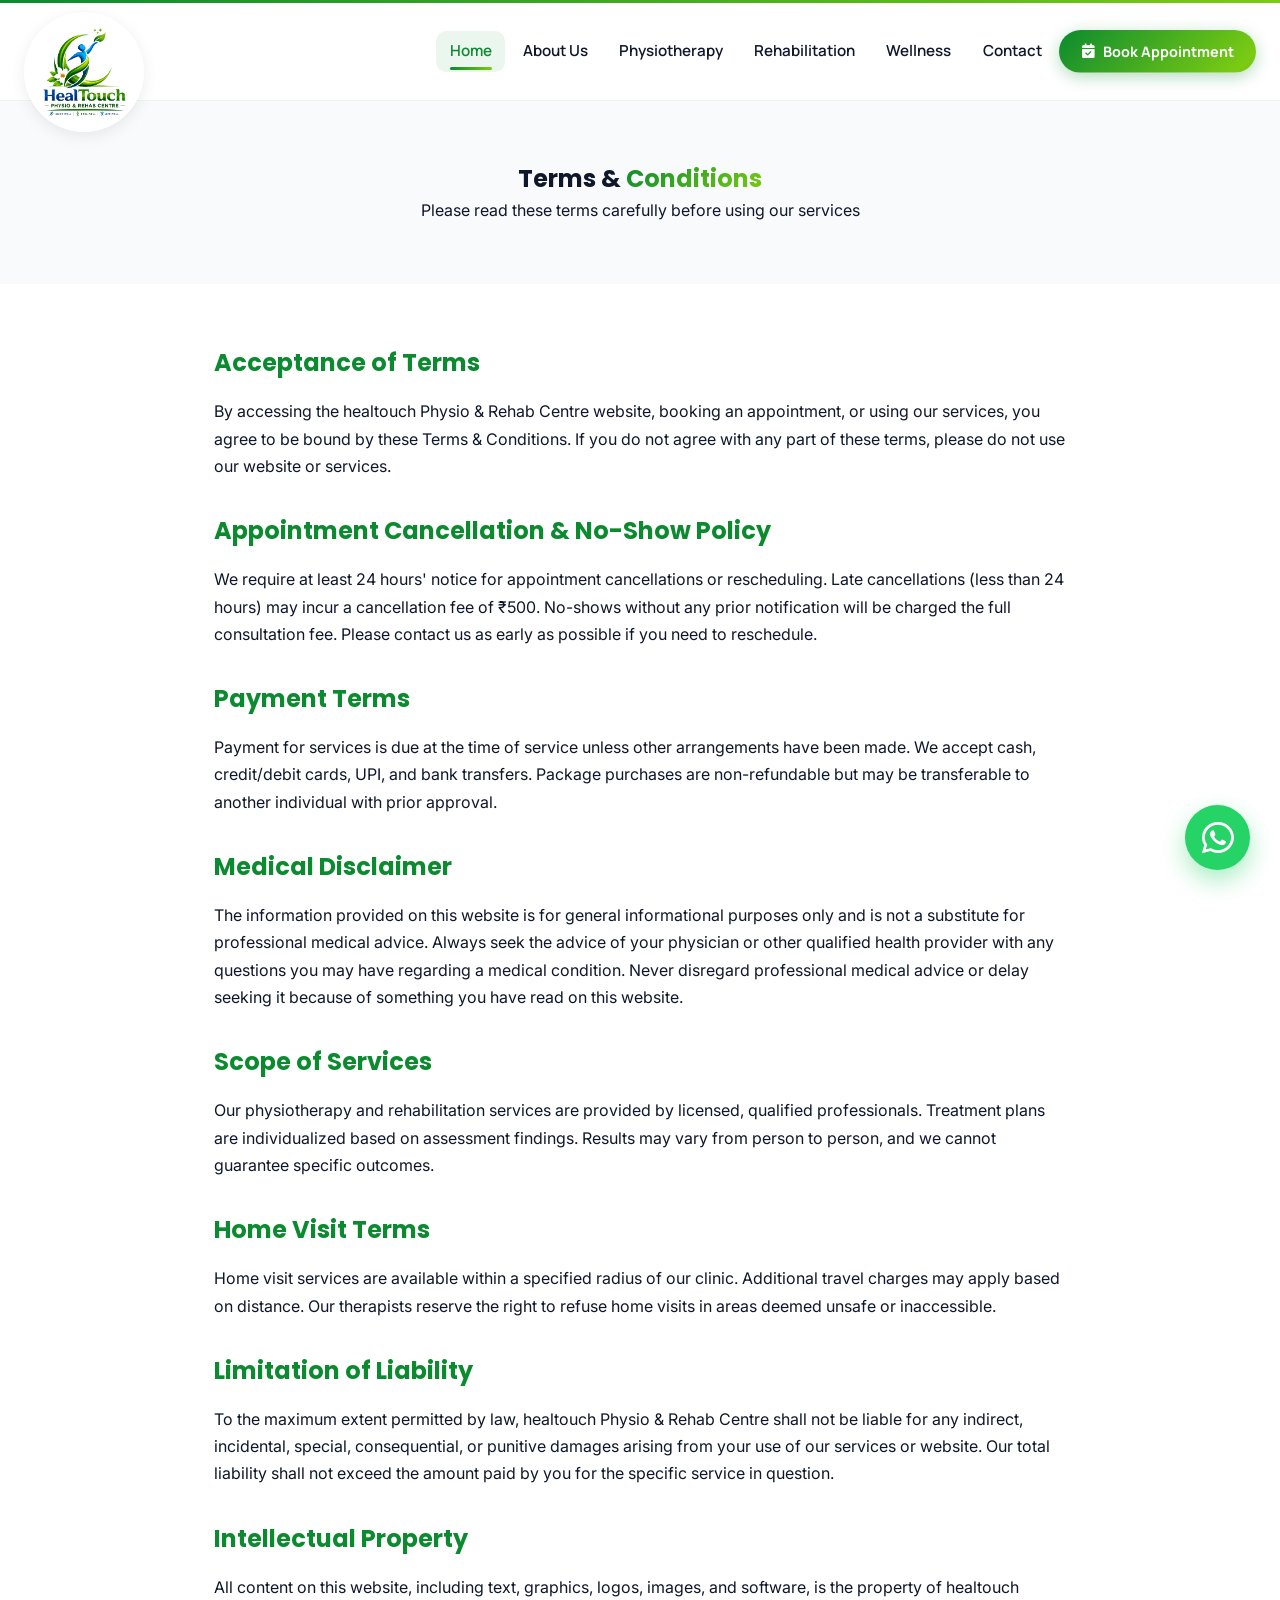
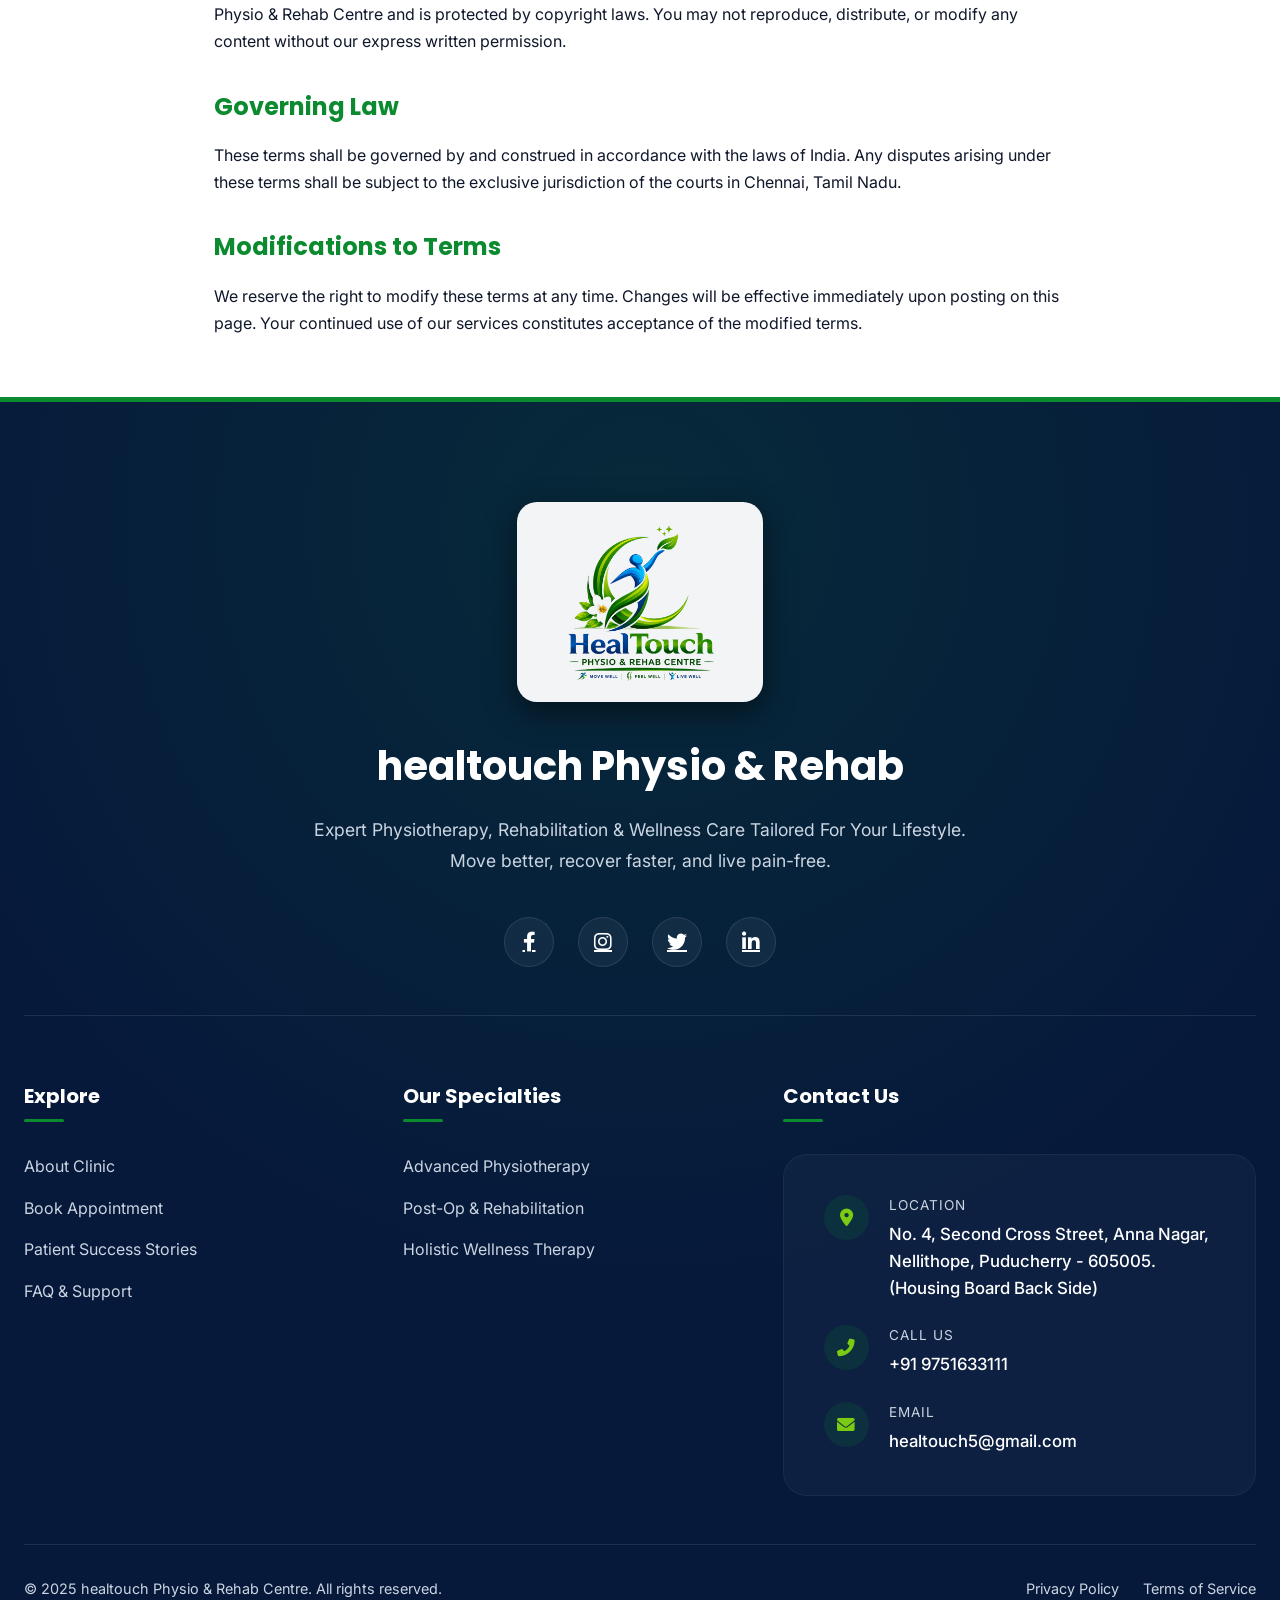
<file: terms-conditions.html>
<!DOCTYPE html>
<html lang="en">

<head>
    <meta charset="UTF-8">
    <meta name="viewport" content="width=device-width, initial-scale=1.0">
    <title>Terms & Conditions | healtouch Physio & Rehab Centre</title>
    <link rel="icon" type="image/png" href="assets/images/favicon.png">
    <link
        href="https://fonts.googleapis.com/css2?family=Inter:wght@300;400;500;600;700;800&family=Manrope:wght@400;500;600;700;800&display=swap"
        rel="stylesheet">
    <link rel="stylesheet" href="https://cdnjs.cloudflare.com/ajax/libs/font-awesome/6.0.0-beta3/css/all.min.css">
    <link rel="stylesheet" href="css/style.css">
    <link rel="stylesheet" href="css/responsive.css">
    <style>
        .legal-hero {
            background: var(--soft-gray);
            padding: 60px 0;
            text-align: center;
            margin-top: 100px;
        }

        .legal-content {
            max-width: 900px;
            margin: 60px auto;
            padding: 0 24px;
        }

        .legal-content h2 {
            color: var(--primary-green);
            margin: 2rem 0 1rem;
        }

        .legal-content h3 {
            color: var(--deep-blue);
            margin: 1.5rem 0 0.75rem;
        }

        .legal-content p {
            margin-bottom: 1rem;
            line-height: 1.7;
        }

        .legal-content ul {
            margin: 1rem 0 1rem 2rem;
        }

        .last-updated {
            color: var(--text-light);
            font-style: italic;
            margin-top: 3rem;
            padding-top: 1rem;
            border-top: 1px solid var(--gray-200);
        }
    </style>
</head>

<body>

    <div id="header-container"></div>

    <main>
        <section class="legal-hero">
            <div class="container">
                <h1>Terms & <span class="gradient-text">Conditions</span></h1>
                <p>Please read these terms carefully before using our services</p>
            </div>
        </section>

        <div class="legal-content">
            <h2>Acceptance of Terms</h2>
            <p>By accessing the healtouch Physio & Rehab Centre website, booking an appointment, or using our services,
                you agree to be bound by these Terms & Conditions. If you do not agree with any part of these terms,
                please do not use our website or services.</p>

            <h2>Appointment Cancellation & No-Show Policy</h2>
            <p>We require at least 24 hours' notice for appointment cancellations or rescheduling. Late cancellations
                (less than 24 hours) may incur a cancellation fee of ₹500. No-shows without any prior notification will
                be charged the full consultation fee. Please contact us as early as possible if you need to reschedule.
            </p>

            <h2>Payment Terms</h2>
            <p>Payment for services is due at the time of service unless other arrangements have been made. We accept
                cash, credit/debit cards, UPI, and bank transfers. Package purchases are non-refundable but may be
                transferable to another individual with prior approval.</p>

            <h2>Medical Disclaimer</h2>
            <p>The information provided on this website is for general informational purposes only and is not a
                substitute for professional medical advice. Always seek the advice of your physician or other qualified
                health provider with any questions you may have regarding a medical condition. Never disregard
                professional medical advice or delay seeking it because of something you have read on this website.</p>

            <h2>Scope of Services</h2>
            <p>Our physiotherapy and rehabilitation services are provided by licensed, qualified professionals.
                Treatment plans are individualized based on assessment findings. Results may vary from person to person,
                and we cannot guarantee specific outcomes.</p>

            <h2>Home Visit Terms</h2>
            <p>Home visit services are available within a specified radius of our clinic. Additional travel charges may
                apply based on distance. Our therapists reserve the right to refuse home visits in areas deemed unsafe
                or inaccessible.</p>

            <h2>Limitation of Liability</h2>
            <p>To the maximum extent permitted by law, healtouch Physio & Rehab Centre shall not be liable for any
                indirect, incidental, special, consequential, or punitive damages arising from your use of our services
                or website. Our total liability shall not exceed the amount paid by you for the specific service in
                question.</p>

            <h2>Intellectual Property</h2>
            <p>All content on this website, including text, graphics, logos, images, and software, is the property of
                healtouch Physio & Rehab Centre and is protected by copyright laws. You may not reproduce, distribute,
                or modify any content without our express written permission.</p>

            <h2>Governing Law</h2>
            <p>These terms shall be governed by and construed in accordance with the laws of India. Any disputes arising
                under these terms shall be subject to the exclusive jurisdiction of the courts in Chennai, Tamil Nadu.
            </p>

            <h2>Modifications to Terms</h2>
            <p>We reserve the right to modify these terms at any time. Changes will be effective immediately upon
                posting on this page. Your continued use of our services constitutes acceptance of the modified terms.
            </p>


        </div>
    </main>

    <div id="footer-container"></div>
    <script src="js/include.js?v=2.1"></script>
</body>

</html>
</file>
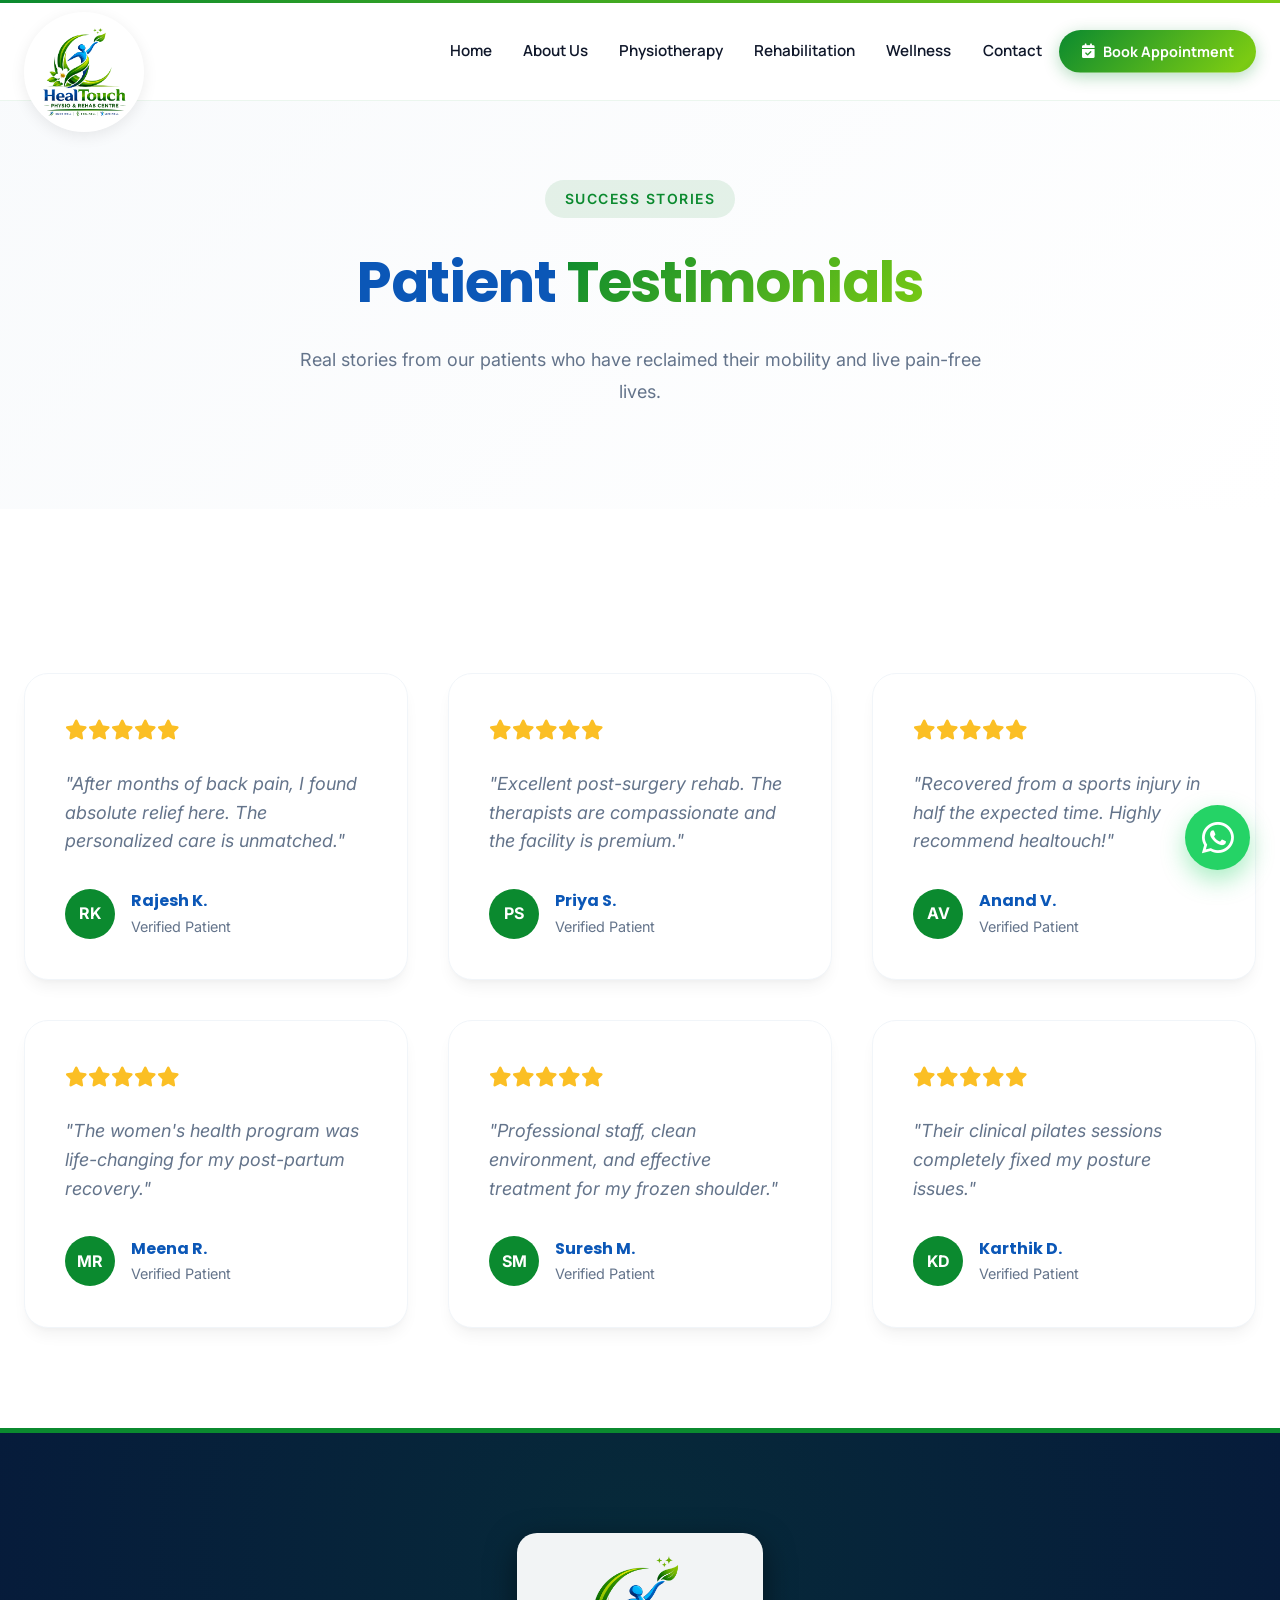
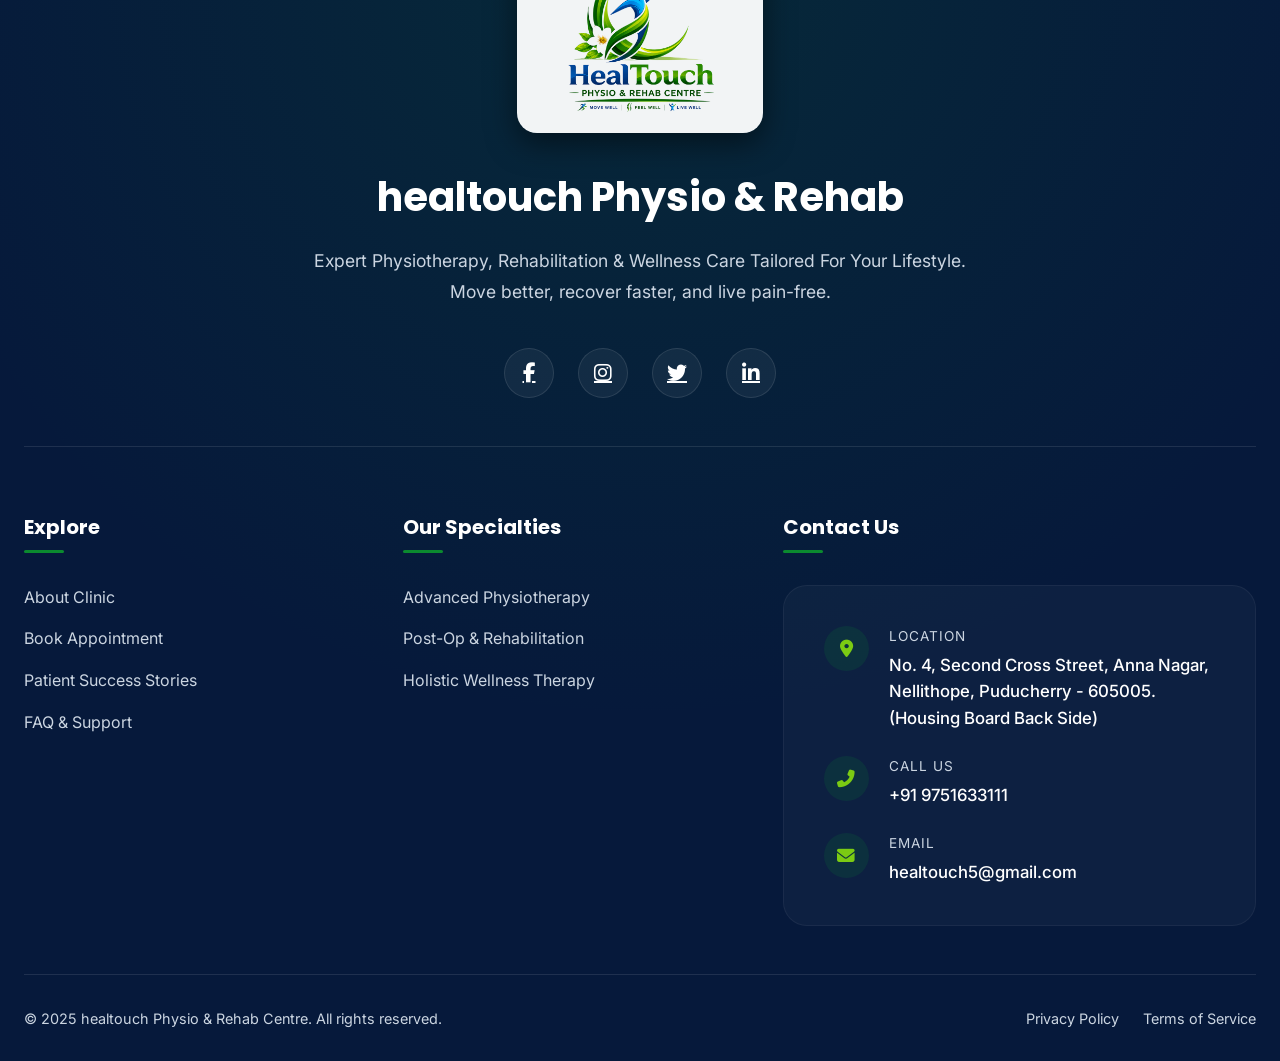
<file: testimonials.html>
<!DOCTYPE html>
<html lang="en">

<head>
    <meta charset="UTF-8">
    <meta name="viewport" content="width=device-width, initial-scale=1.0, viewport-fit=cover">
    <title>Patient Stories & Testimonials | healtouch</title>
    <link rel="icon" type="image/png" href="assets/images/favicon.png">
    <link rel="stylesheet" href="https://cdnjs.cloudflare.com/ajax/libs/font-awesome/6.4.0/css/all.min.css">
    <link rel="stylesheet" href="css/style.css">
    <link rel="stylesheet" href="css/animations.css">
    <style>
        .page-header {
            padding: 180px 0 100px;
            background: linear-gradient(135deg, var(--soft-gray) 0%, var(--white) 100%);
            text-align: center;
        }

        .testimonials-grid {
            display: grid;
            grid-template-columns: repeat(auto-fill, minmax(350px, 1fr));
            gap: 2.5rem;
            margin-top: 4rem;
        }
    </style>
</head>

<body>
    <div id="header-container"></div>
    <main>
        <section class="page-header animate-fade-in-up">
            <div class="container">
                <span class="section-tag">Success Stories</span>
                <h1 class="section-title" style="font-size:3.5rem;">Patient <span
                        class="gradient-text">Testimonials</span></h1>
                <p class="section-subtitle">Real stories from our patients who have reclaimed their mobility and live
                    pain-free lives.</p>
            </div>
        </section>
        <section>
            <div class="container">
                <div class="testimonials-grid" id="fullTestimonialsGrid"></div>
            </div>
        </section>
    </main>
    <div id="footer-container"></div>
    <script src="js/include.js"></script>
    <script>
        document.addEventListener('DOMContentLoaded', () => {
            const testimonials = [
                { name: "Rajesh K.", text: "After months of back pain, I found absolute relief here. The personalized care is unmatched.", init: "RK" },
                { name: "Priya S.", text: "Excellent post-surgery rehab. The therapists are compassionate and the facility is premium.", init: "PS" },
                { name: "Anand V.", text: "Recovered from a sports injury in half the expected time. Highly recommend healtouch!", init: "AV" },
                { name: "Meena R.", text: "The women's health program was life-changing for my post-partum recovery.", init: "MR" },
                { name: "Suresh M.", text: "Professional staff, clean environment, and effective treatment for my frozen shoulder.", init: "SM" },
                { name: "Karthik D.", text: "Their clinical pilates sessions completely fixed my posture issues.", init: "KD" }
            ];
            document.getElementById('fullTestimonialsGrid').innerHTML = testimonials.map((t, i) => `
            <div class="premium-card animate-fade-in-up" style="animation-delay: ${i * 0.1}s">
                <div style="color:#fbbf24; font-size:1.25rem; margin-bottom:1.5rem;">
                    <i class="fas fa-star"></i><i class="fas fa-star"></i><i class="fas fa-star"></i><i class="fas fa-star"></i><i class="fas fa-star"></i>
                </div>
                <p style="font-size:1.125rem; font-style:italic; color:var(--text-light); margin-bottom:2rem;">"${t.text}"</p>
                <div style="display:flex; align-items:center; gap:1rem;">
                    <div style="width:50px; height:50px; border-radius:50%; background:var(--primary-green); color:white; display:flex; align-items:center; justify-content:center; font-weight:bold;">${t.init}</div>
                    <div>
                        <h4 style="color:var(--deep-blue); font-weight:700;">${t.name}</h4>
                        <span style="color:var(--text-light); font-size:0.9rem;">Verified Patient</span>
                    </div>
                </div>
            </div>
        `).join('');
        });
    </script>
</body>

</html>
</file>
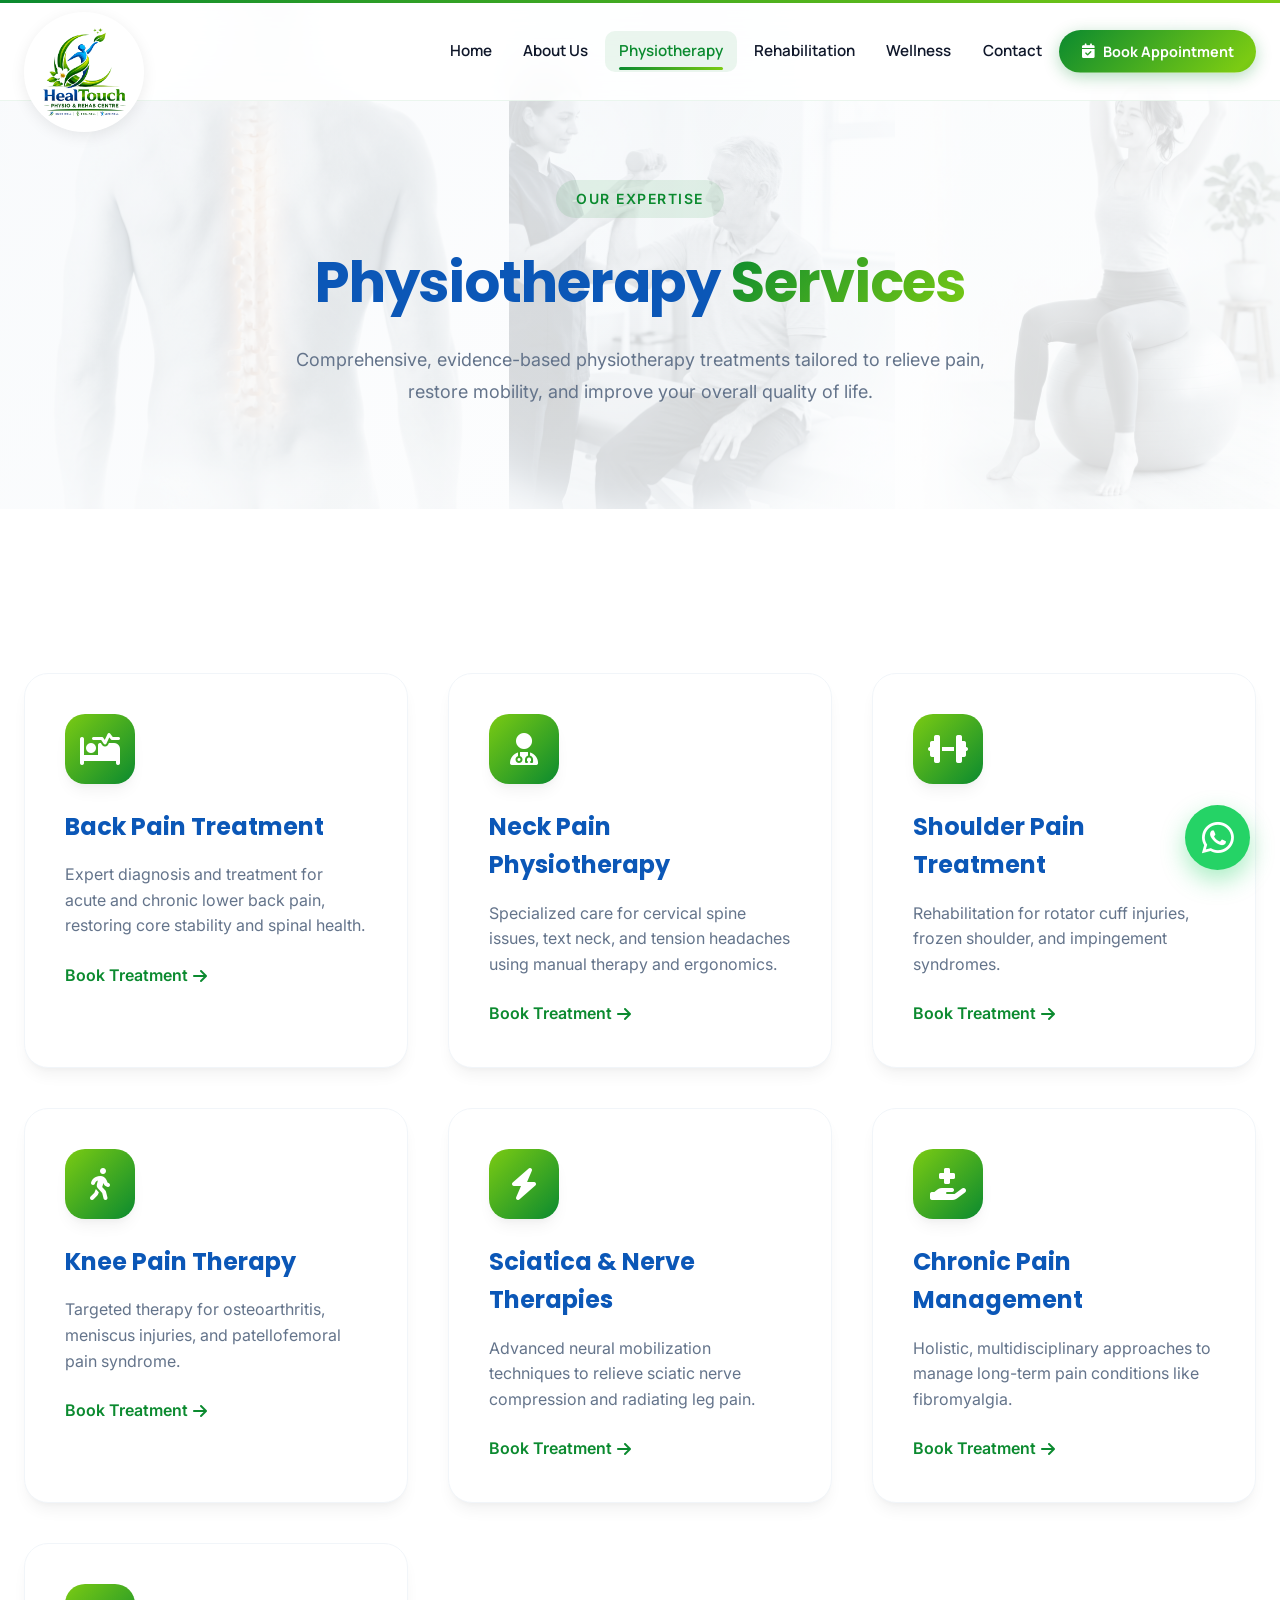
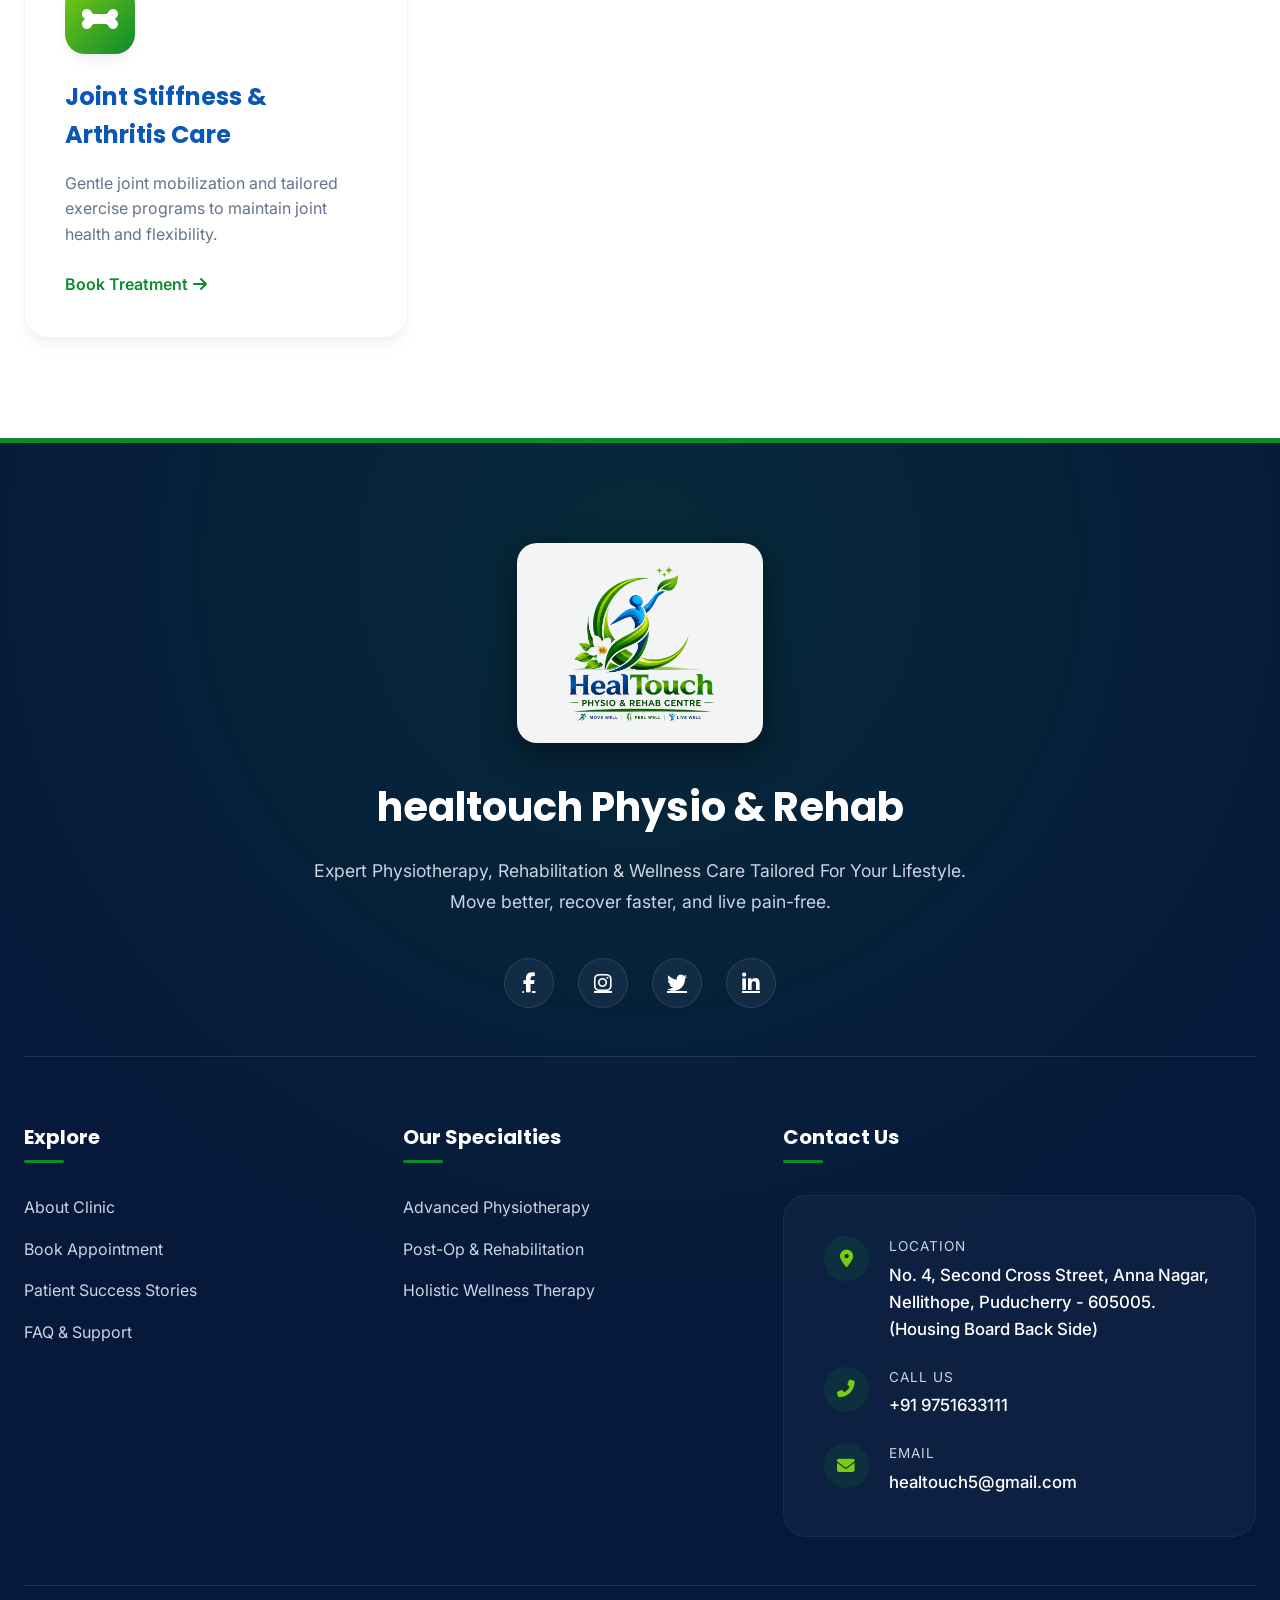
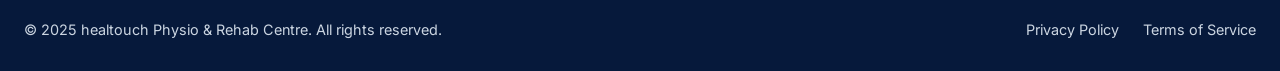
<file: services/physiotherapy.html>
<!DOCTYPE html>
<html lang="en">

<head>
    <meta charset="UTF-8">
    <meta name="viewport" content="width=device-width, initial-scale=1.0, viewport-fit=cover">
    <title>Physiotherapy Services | healtouch</title>
    <meta name="description"
        content="Premium physiotherapy services in Pondicherry. Expert treatments for back pain, neck pain, sciatica, and joint stiffness.">
    <link rel="icon" type="image/png" href="../assets/images/favicon.png">

    <link rel="stylesheet" href="https://cdnjs.cloudflare.com/ajax/libs/font-awesome/6.4.0/css/all.min.css">
    <link rel="stylesheet" href="../css/style.css">
    <link rel="stylesheet" href="../css/animations.css">

    <style>
        .page-header {
            padding: 180px 0 100px;
            background: linear-gradient(135deg, var(--soft-gray) 0%, var(--white) 100%);
            text-align: center;
            position: relative;
            overflow: hidden;
        }

        .page-header::before {
            content: '';
            position: absolute;
            inset: 0;
            background-color: #f4f6f8;
            background-image:
                url('../assets/images/hero/hero-physio-bg.png'),
                url('../assets/images/hero/hero-rehab-bg.png'),
                url('../assets/images/hero/hero-wellness-bg.png');
            background-position: left top, center top, calc(100% + 8vw) top;
            background-repeat: no-repeat, no-repeat, no-repeat;
            background-size: auto 100%, auto 100%, auto 100%;
            opacity: 0.15;
            z-index: 0;
        }

        .page-header .container {
            position: relative;
            z-index: 1;
        }

        .services-grid {
            display: grid;
            grid-template-columns: repeat(auto-fill, minmax(350px, 1fr));
            gap: 2.5rem;
            margin-top: 4rem;
        }

        .service-card {
            cursor: pointer;
        }
    </style>
</head>

<body>

    <div id="header-container"></div>

    <main>
        <section class="page-header animate-fade-in-up">
            <div class="container">
                <span class="section-tag">Our Expertise</span>
                <h1 class="section-title" style="font-size:3.5rem;">Physiotherapy <span
                        class="gradient-text">Services</span></h1>
                <p class="section-subtitle">Comprehensive, evidence-based physiotherapy treatments tailored to relieve
                    pain, restore mobility, and improve your overall quality of life.</p>
            </div>
        </section>

        <section>
            <div class="container">
                <div class="services-grid" id="fullPhysioGrid">
                    <!-- Populated by JS -->
                </div>
            </div>
        </section>
    </main>

    <div id="footer-container"></div>

    <script src="../js/include.js"></script>
    <script>
        document.addEventListener('DOMContentLoaded', () => {
            const services = [
                {
                    title: "Back Pain Treatment",
                    desc: "Expert diagnosis and treatment for acute and chronic lower back pain, restoring core stability and spinal health.",
                    detailedContent: "Our comprehensive back pain treatment protocols combine advanced diagnostic assessment with evidence-based interventions. We utilize a mix of manual therapy, spinal mobilization, core stabilization exercises, and ergonomic education to not only treat your current pain but also prevent future occurrences. Whether you suffer from a herniated disc, muscle strain, or degenerative disc disease, our targeted approach ensures optimal recovery.",
                    benefits: ["Rapid pain relief", "Improved spinal mobility", "Core strength building", "Prevention of future episodes"],
                    img: "assets/images/hero-clinic.jpg",
                    icon: "fas fa-procedures"
                },
                {
                    title: "Neck Pain Physiotherapy",
                    desc: "Specialized care for cervical spine issues, text neck, and tension headaches using manual therapy and ergonomics.",
                    detailedContent: "Neck pain can severely impact your daily life, causing headaches, stiffness, and radiating pain into the arms. Our neck pain physiotherapy program focuses on relieving muscle tension, correcting cervical posture, and restoring full range of motion. We use precise manual techniques, including trigger point therapy and cervical traction, combined with specific strengthening exercises to alleviate pain caused by poor posture, whiplash, or cervical spondylosis.",
                    benefits: ["Relief from stiffness", "Headache reduction", "Posture correction", "Restored range of motion"],
                    img: "assets/images/hero-clinic.jpg",
                    icon: "fas fa-user-md"
                },
                {
                    title: "Shoulder Pain Treatment",
                    desc: "Rehabilitation for rotator cuff injuries, frozen shoulder, and impingement syndromes.",
                    detailedContent: "The shoulder is the most mobile joint in the body, making it highly susceptible to injury. Our specialized shoulder rehab programs are designed to address the root cause of conditions like frozen shoulder (adhesive capsulitis), rotator cuff tears, and bursitis. Through a progressive regimen of mobility exercises, targeted rotator cuff strengthening, and joint mobilization techniques, we aim to restore pain-free overhead movement and full function.",
                    benefits: ["Increased joint mobility", "Strengthened rotator cuff", "Pain-free overhead movements", "Faster return to sports"],
                    img: "assets/images/hero-clinic.jpg",
                    icon: "fas fa-dumbbell"
                },
                {
                    title: "Knee Pain Therapy",
                    desc: "Targeted therapy for osteoarthritis, meniscus injuries, and patellofemoral pain syndrome.",
                    detailedContent: "Knee pain can severely limit your mobility and quality of life. Whether you are dealing with early-stage osteoarthritis, recovering from a meniscus tear, or suffering from runner's knee, our evidence-based knee therapy provides structured relief. We focus on reducing inflammation, strengthening the quadriceps, hamstrings, and glutes to provide better support to the knee joint, and correcting biomechanical faults to ensure a safe return to walking, running, or sports.",
                    benefits: ["Reduced joint swelling", "Enhanced joint stability", "Safe return to walking/running", "Delaying need for surgery"],
                    img: "assets/images/hero-clinic.jpg",
                    icon: "fas fa-walking"
                },
                {
                    title: "Sciatica & Nerve Therapies",
                    desc: "Advanced neural mobilization techniques to relieve sciatic nerve compression and radiating leg pain.",
                    detailedContent: "Sciatica involves severe, shooting pain that radiates from the lower back down the leg, often accompanied by numbness or tingling. Our nerve therapies specifically target the source of nerve compression. Using advanced neural mobilization (nerve gliding) techniques, lumbar decompression strategies, and specialized stretching, we reduce pressure on the sciatic nerve to alleviate symptoms quickly and effectively.",
                    benefits: ["Alleviation of nerve pain", "Reduction of numbness/tingling", "Improved walking ability", "Spinal decompression"],
                    img: "assets/images/hero-clinic.jpg",
                    icon: "fas fa-bolt"
                },
                {
                    title: "Chronic Pain Management",
                    desc: "Holistic, multidisciplinary approaches to manage long-term pain conditions like fibromyalgia.",
                    detailedContent: "Living with chronic pain conditions such as fibromyalgia or complex regional pain syndrome requires a specialized, compassionate approach. Our chronic pain management program integrates gentle graded exercise therapy, cognitive functional therapy, pacing strategies, and relaxation techniques. We work closely with you to improve your pain tolerance, enhance sleep quality, and maximize your ability to perform daily activities without fear of flare-ups.",
                    benefits: ["Improved pain tolerance", "Better sleep quality", "Enhanced daily functioning", "Reduced medication reliance"],
                    img: "assets/images/hero-clinic.jpg",
                    icon: "fas fa-hand-holding-medical"
                },
                {
                    title: "Joint Stiffness & Arthritis Care",
                    desc: "Gentle joint mobilization and tailored exercise programs to maintain joint health and flexibility.",
                    detailedContent: "Arthritis and joint stiffness don't have to define your aging process. Our arthritis care programs are designed to keep you moving comfortably. Through gentle joint mobilization, hydrotherapy principles, and highly specific low-impact strengthening exercises, we help lubricate the joints, reduce morning stiffness, and maintain your independence. Our goal is to slow disease progression and provide effective, non-pharmacological pain management.",
                    benefits: ["Decreased morning stiffness", "Maintained independence", "Slowed disease progression", "Pain management"],
                    img: "assets/images/hero-clinic.jpg",
                    icon: "fas fa-bone"
                }
            ];

            const grid = document.getElementById('fullPhysioGrid');
            grid.innerHTML = services.map((s, index) => {
                const escapedDesc = s.desc.replace(/'/g, "\\'");
                const escapedDetailed = (s.detailedContent || '').replace(/'/g, "\\'");
                const benefitsJson = JSON.stringify(s.benefits).replace(/"/g, '&quot;');
                return `
            <div class="premium-card service-card animate-fade-in-up" style="animation-delay: ${index * 0.1}s" 
                 onclick="openServiceModal('${s.title}', '${escapedDesc}', ${benefitsJson}, '${s.img}', '${escapedDetailed}')">
                <div class="service-icon"><i class="${s.icon}"></i></div>
                <h3 style="font-size:1.5rem; margin-bottom:1rem; color:var(--deep-blue);">${s.title}</h3>
                <p style="color:var(--text-light); margin-bottom:1.5rem;">${s.desc}</p>
                <span style="color:var(--primary-green); font-weight:600; display:flex; align-items:center; gap:5px;">Book Treatment <i class="fas fa-arrow-right"></i></span>
            </div>
            `;
            }).join('');
        });
    </script>
</body>

</html>
</file>
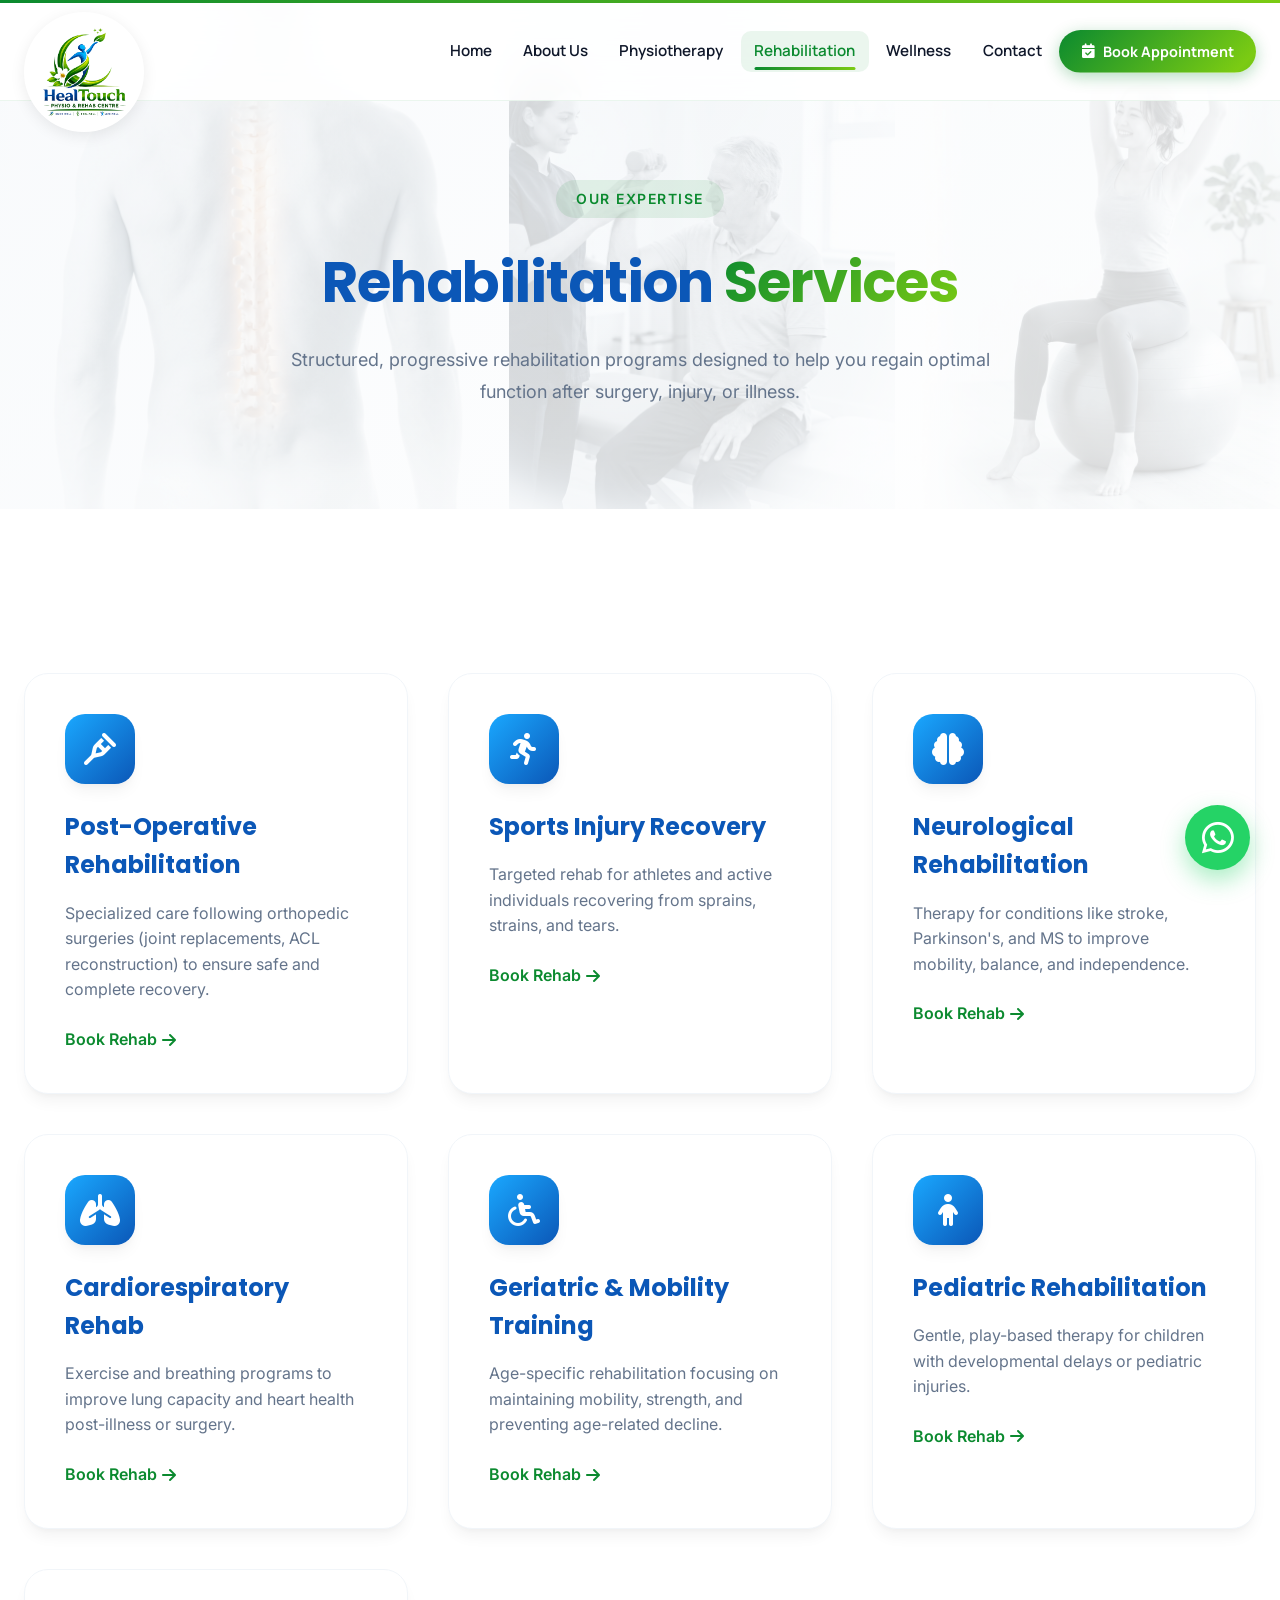
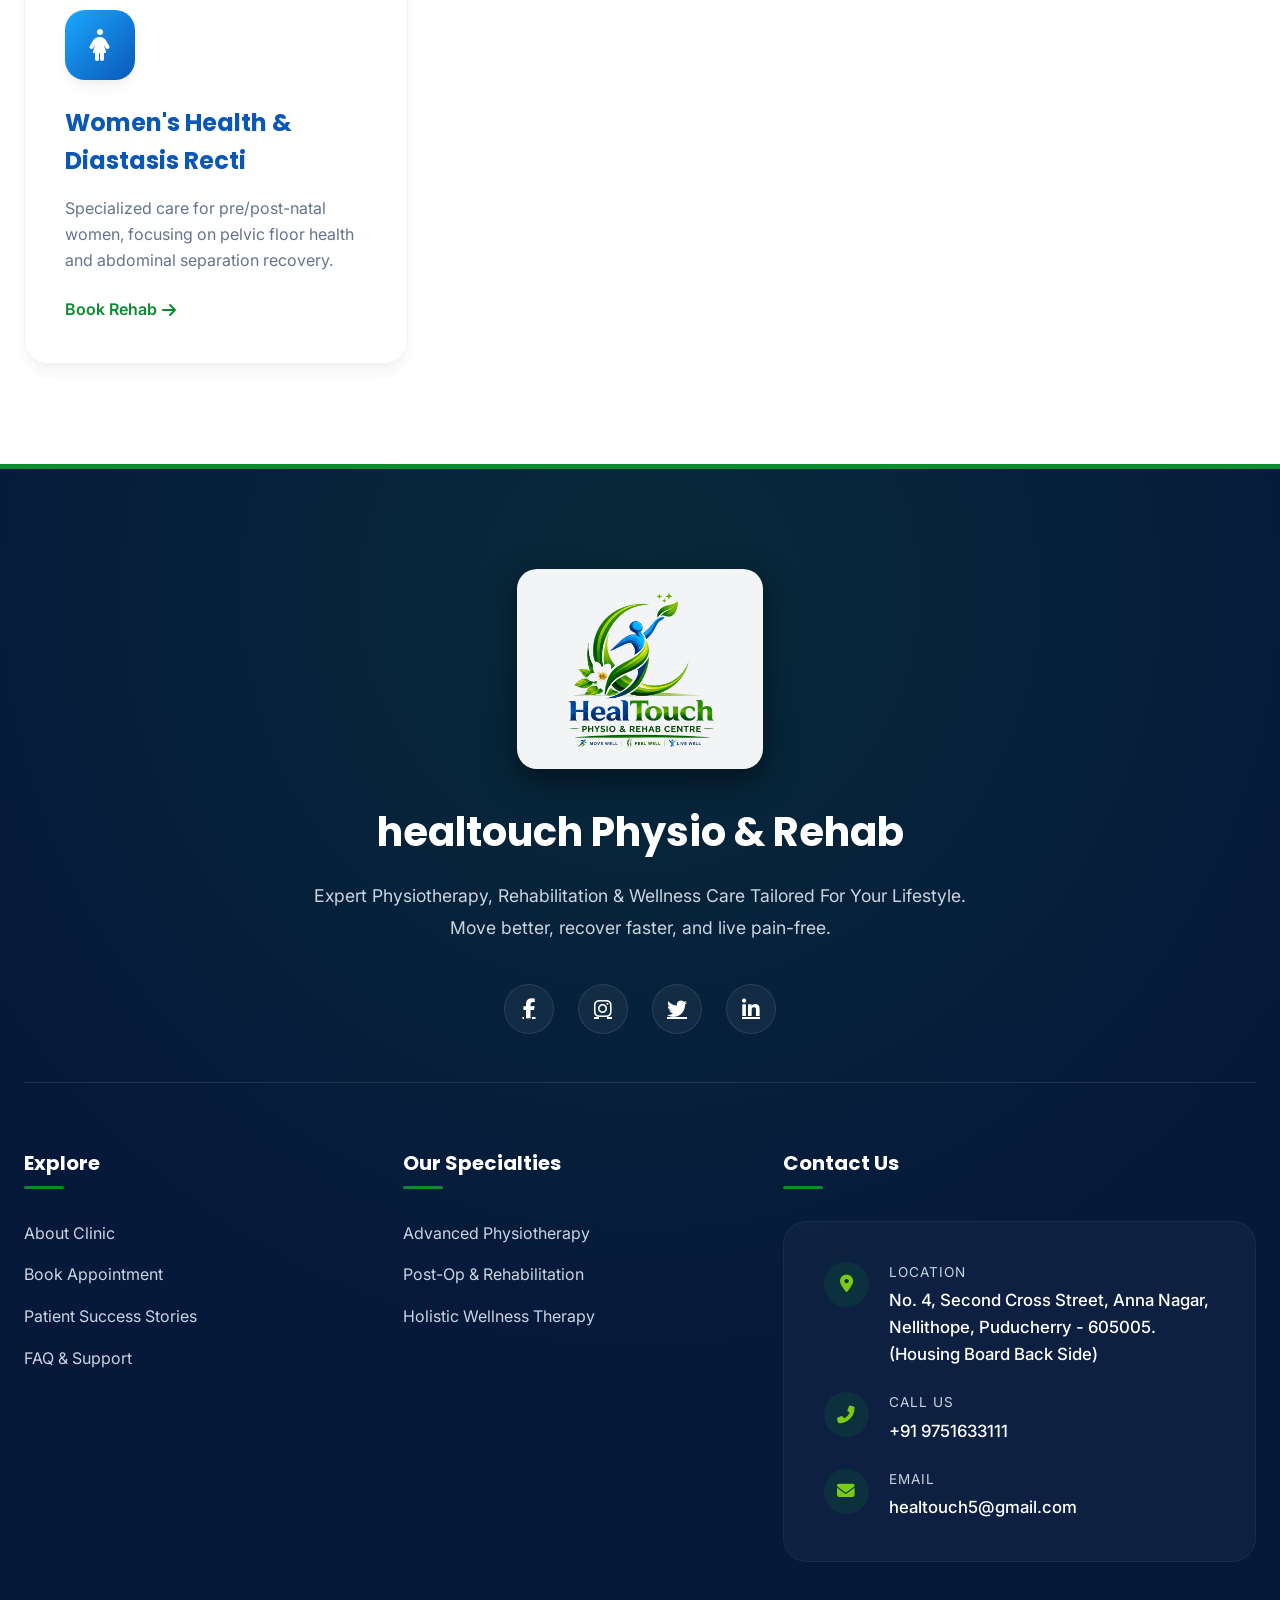
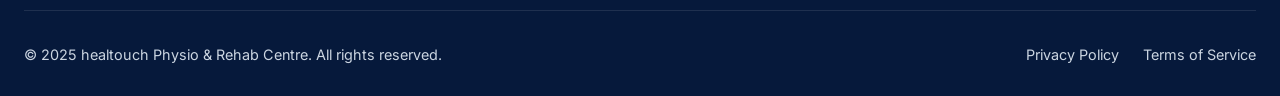
<file: services/rehabilitation.html>
<!DOCTYPE html>
<html lang="en">

<head>
    <meta charset="UTF-8">
    <meta name="viewport" content="width=device-width, initial-scale=1.0, viewport-fit=cover">
    <title>Rehabilitation Services | healtouch</title>
    <meta name="description"
        content="Premium rehabilitation services in Pondicherry. Post-operative care, sports injury recovery, and neurological rehab.">
    <link rel="icon" type="image/png" href="../assets/images/favicon.png">

    <link rel="stylesheet" href="https://cdnjs.cloudflare.com/ajax/libs/font-awesome/6.4.0/css/all.min.css">
    <link rel="stylesheet" href="../css/style.css">
    <link rel="stylesheet" href="../css/animations.css">

    <style>
        .page-header {
            padding: 180px 0 100px;
            background: linear-gradient(135deg, var(--soft-gray) 0%, var(--white) 100%);
            text-align: center;
            position: relative;
            overflow: hidden;
        }

        .page-header::before {
            content: '';
            position: absolute;
            inset: 0;
            background-color: #f4f6f8;
            background-image:
                url('../assets/images/hero/hero-physio-bg.png'),
                url('../assets/images/hero/hero-rehab-bg.png'),
                url('../assets/images/hero/hero-wellness-bg.png');
            background-position: left top, center top, calc(100% + 8vw) top;
            background-repeat: no-repeat, no-repeat, no-repeat;
            background-size: auto 100%, auto 100%, auto 100%;
            opacity: 0.15;
            z-index: 0;
        }

        .page-header .container {
            position: relative;
            z-index: 1;
        }

        .services-grid {
            display: grid;
            grid-template-columns: repeat(auto-fill, minmax(350px, 1fr));
            gap: 2.5rem;
            margin-top: 4rem;
        }

        .service-card {
            cursor: pointer;
        }
    </style>
</head>

<body>

    <div id="header-container"></div>

    <main>
        <section class="page-header animate-fade-in-up">
            <div class="container">
                <span class="section-tag">Our Expertise</span>
                <h1 class="section-title" style="font-size:3.5rem;">Rehabilitation <span
                        class="gradient-text">Services</span></h1>
                <p class="section-subtitle">Structured, progressive rehabilitation programs designed to help you regain
                    optimal function after surgery, injury, or illness.</p>
            </div>
        </section>

        <section>
            <div class="container">
                <div class="services-grid" id="fullRehabGrid">
                    <!-- Populated by JS -->
                </div>
            </div>
        </section>
    </main>

    <div id="footer-container"></div>

    <script src="../js/include.js"></script>
    <script>
        document.addEventListener('DOMContentLoaded', () => {
            const services = [
                {
                    title: "Post-Operative Rehabilitation",
                    desc: "Specialized care following orthopedic surgeries (joint replacements, ACL reconstruction) to ensure safe and complete recovery.",
                    detailedContent: "Surgery is only the first step in the healing process. Our post-operative rehabilitation program ensures that you regain full function safely and effectively. Whether you've undergone a total knee replacement, ACL reconstruction, spinal fusion, or rotator cuff repair, our physiotherapists guide you through progressive phases of healing. We focus on early mobilization, pain management, scar tissue reduction, and restoring normal biomechanics to get you back to your active life.",
                    benefits: ["Faster surgical recovery", "Restored joint mobility", "Reduced scar tissue", "Safe return to daily activities"],
                    img: "assets/images/hero-clinic.jpg",
                    icon: "fas fa-crutch"
                },
                {
                    title: "Sports Injury Recovery",
                    desc: "Targeted rehab for athletes and active individuals recovering from sprains, strains, and tears.",
                    detailedContent: "A sports injury shouldn't sideline you indefinitely. Our sports injury recovery protocols are designed for athletes of all levels. We accurately diagnose the tissue damage—be it a severe ankle sprain, a hamstring tear, or tennis elbow—and build a rigorous, sport-specific rehabilitation timeline. By integrating plyometrics, agility training, and biomechanical video analysis, we don't just heal the injury; we correct the underlying faults to prevent recurrence.",
                    benefits: ["Sports-specific training", "Injury recurrence prevention", "Enhanced athletic performance", "Biomechanics correction"],
                    img: "assets/images/hero-clinic.jpg",
                    icon: "fas fa-running"
                },
                {
                    title: "Neurological Rehabilitation",
                    desc: "Therapy for conditions like stroke, Parkinson's, and MS to improve mobility, balance, and independence.",
                    detailedContent: "Neurological conditions require highly specialized, patient-centric care. Our neurological rehabilitation focuses on neuroplasticity—helping the brain and nervous system relearn lost functions. For patients recovering from a stroke or managing conditions like Parkinson's Disease or Multiple Sclerosis, we provide intense gait training, balance re-education, and functional task practice. Our goal is to maximize your independence and safety in your daily environment.",
                    benefits: ["Improved motor control", "Enhanced balance & coordination", "Fall prevention", "Increased independence"],
                    img: "assets/images/hero-clinic.jpg",
                    icon: "fas fa-brain"
                },
                {
                    title: "Cardiorespiratory Rehab",
                    desc: "Exercise and breathing programs to improve lung capacity and heart health post-illness or surgery.",
                    detailedContent: "Regaining your stamina after a severe respiratory illness, heart attack, or cardiac surgery is critical. Our cardiorespiratory rehab programs are closely monitored and tailored to your specific cardiovascular capacity. We utilize targeted breathing exercises, airway clearance techniques, and a carefully graded cardiovascular exercise program to help you rebuild your lung capacity, improve oxygen saturation, and fight fatigue safely.",
                    benefits: ["Increased endurance", "Better breathing techniques", "Improved oxygen saturation", "Enhanced energy levels"],
                    img: "assets/images/hero-clinic.jpg",
                    icon: "fas fa-lungs"
                },
                {
                    title: "Geriatric & Mobility Training",
                    desc: "Age-specific rehabilitation focusing on maintaining mobility, strength, and preventing age-related decline.",
                    detailedContent: "Aging gracefully means staying active and independent. Our geriatric rehabilitation focuses on the unique physiological changes associated with aging. We address issues like sarcopenia (muscle loss), osteoarthritis, and declining balance. Through gentle resistance training, functional mobility exercises, and home hazard assessments, we significantly reduce the risk of falls and help seniors maintain their confidence and independence.",
                    benefits: ["Improved walking ability", "Fall risk reduction", "Joint preservation", "Enhanced quality of life"],
                    img: "assets/images/hero-clinic.jpg",
                    icon: "fas fa-wheelchair"
                },
                {
                    title: "Pediatric Rehabilitation",
                    desc: "Gentle, play-based therapy for children with developmental delays or pediatric injuries.",
                    detailedContent: "Children's bodies are constantly growing and developing, making pediatric rehabilitation uniquely challenging. Our pediatric physiotherapists specialize in treating developmental delays, cerebral palsy, torticollis, and childhood sports injuries. We utilize engaging, play-based therapy techniques that disguise hard work as fun, ensuring your child reaches their developmental milestones and recovers fully in a supportive environment.",
                    benefits: ["Milestone achievement", "Improved motor skills", "Corrected gait patterns", "Fun, engaging sessions"],
                    img: "assets/images/hero-clinic.jpg",
                    icon: "fas fa-child"
                },
                {
                    title: "Women's Health & Diastasis Recti",
                    desc: "Specialized care for pre/post-natal women, focusing on pelvic floor health and abdominal separation recovery.",
                    detailedContent: "Women's bodies undergo profound changes during pregnancy and postpartum. Our specialized women's health physiotherapy addresses intimate issues that many women silently endure. We provide evidence-based treatment for pelvic floor dysfunction, incontinence, pelvic organ prolapse, and Diastasis Recti (abdominal separation). Our compassionate care ensures you can return to exercise and daily life with a strong, functional core.",
                    benefits: ["Core restoration", "Pelvic floor strengthening", "Safe return to exercise", "Post-partum pain relief"],
                    img: "assets/images/hero-clinic.jpg",
                    icon: "fas fa-female"
                }
            ];

            const grid = document.getElementById('fullRehabGrid');
            grid.innerHTML = services.map((s, index) => {
                const escapedDesc = s.desc.replace(/'/g, "\\'");
                const escapedDetailed = (s.detailedContent || '').replace(/'/g, "\\'");
                const benefitsJson = JSON.stringify(s.benefits).replace(/"/g, '&quot;');
                return `
            <div class="premium-card service-card animate-fade-in-up" style="animation-delay: ${index * 0.1}s" 
                 onclick="openServiceModal('${s.title}', '${escapedDesc}', ${benefitsJson}, '${s.img}', '${escapedDetailed}')">
                <div class="service-icon" style="background: linear-gradient(135deg, var(--sky-blue), var(--deep-blue));"><i class="${s.icon}"></i></div>
                <h3 style="font-size:1.5rem; margin-bottom:1rem; color:var(--deep-blue);">${s.title}</h3>
                <p style="color:var(--text-light); margin-bottom:1.5rem;">${s.desc}</p>
                <span style="color:var(--primary-green); font-weight:600; display:flex; align-items:center; gap:5px;">Book Rehab <i class="fas fa-arrow-right"></i></span>
            </div>
            `;
            }).join('');
        });
    </script>
</body>

</html>
</file>
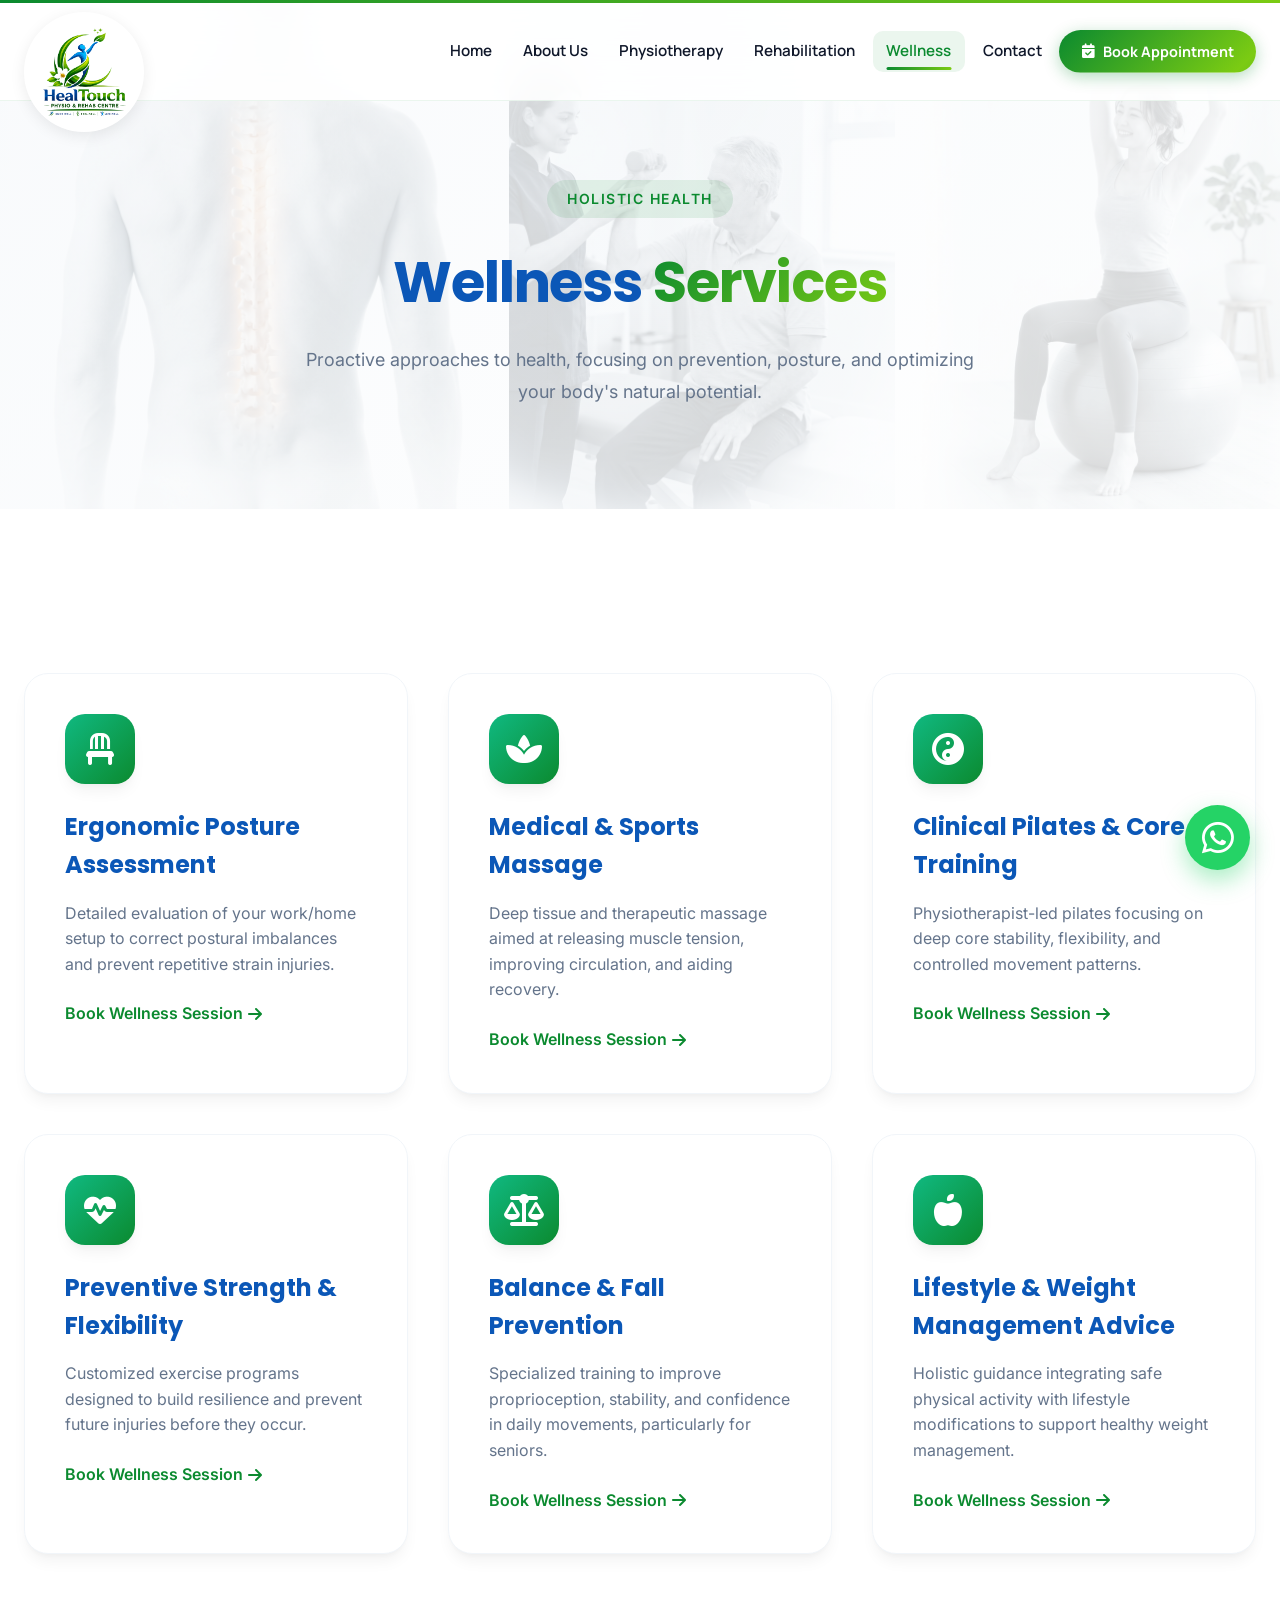
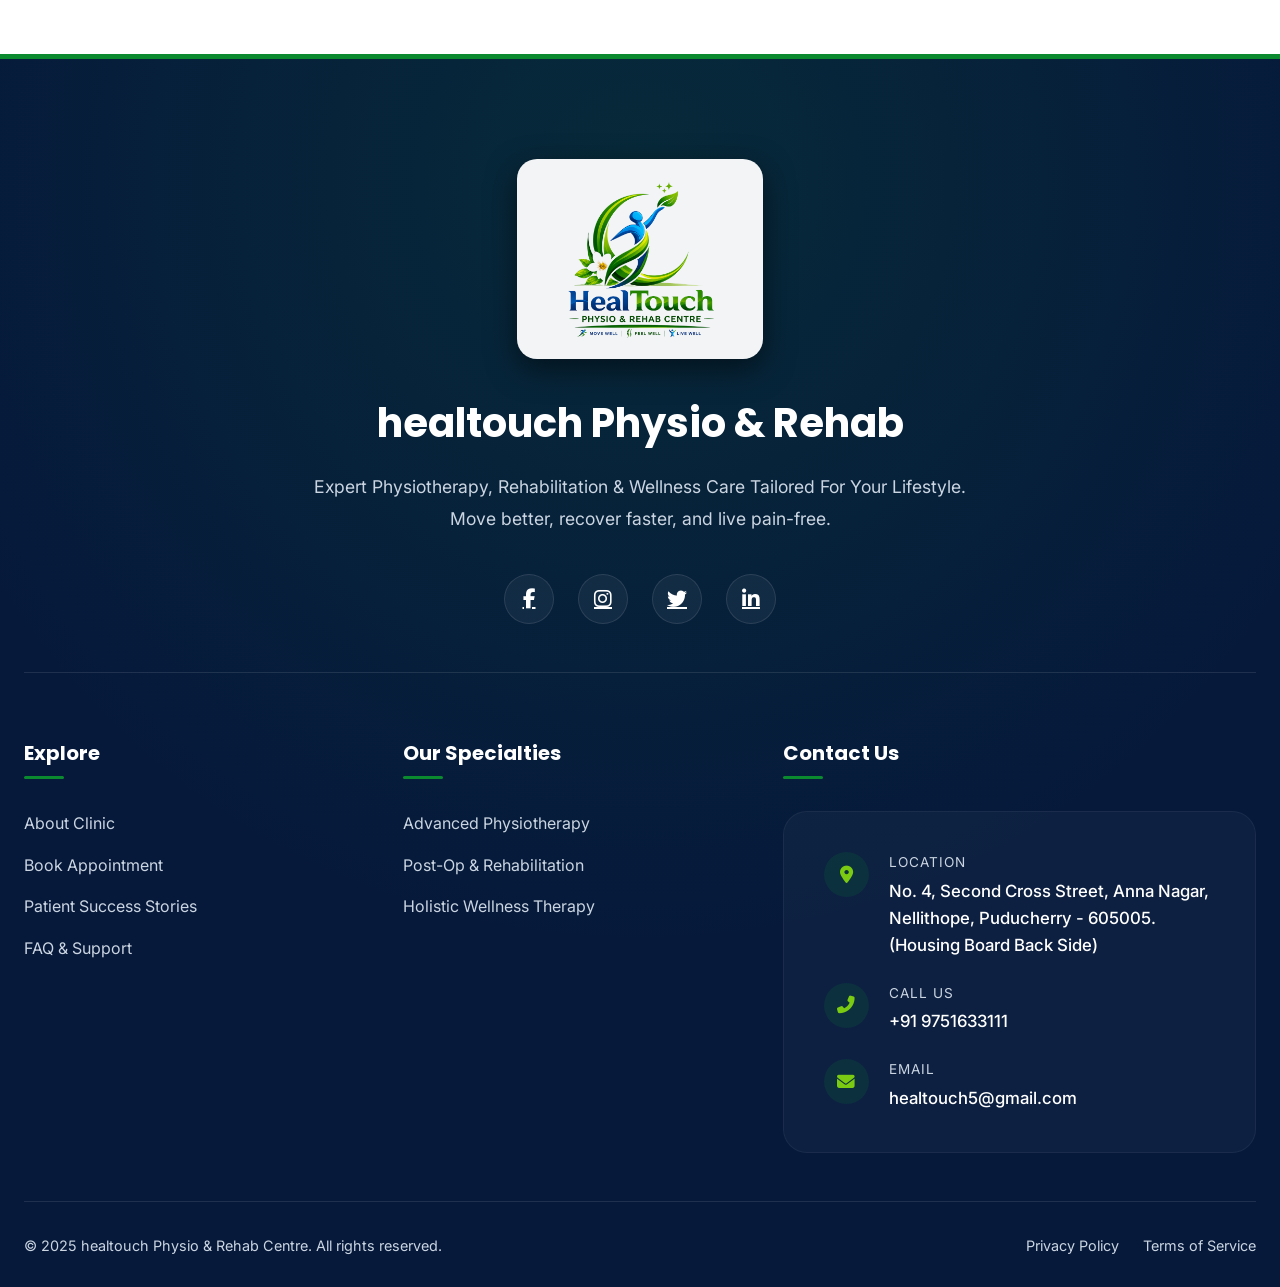
<file: services/wellness.html>
<!DOCTYPE html>
<html lang="en">

<head>
    <meta charset="UTF-8">
    <meta name="viewport" content="width=device-width, initial-scale=1.0, viewport-fit=cover">
    <title>Wellness Services | healtouch</title>
    <meta name="description"
        content="Holistic wellness therapy in Pondicherry. Preventive strength, clinical pilates, ergonomic posture assessment, and lifestyle management.">
    <link rel="icon" type="image/png" href="../assets/images/favicon.png">

    <link rel="stylesheet" href="https://cdnjs.cloudflare.com/ajax/libs/font-awesome/6.4.0/css/all.min.css">
    <link rel="stylesheet" href="../css/style.css">
    <link rel="stylesheet" href="../css/animations.css">

    <style>
        .page-header {
            padding: 180px 0 100px;
            background: linear-gradient(135deg, var(--soft-gray) 0%, var(--white) 100%);
            text-align: center;
            position: relative;
            overflow: hidden;
        }

        .page-header::before {
            content: '';
            position: absolute;
            inset: 0;
            background-color: #f4f6f8;
            background-image:
                url('../assets/images/hero/hero-physio-bg.png'),
                url('../assets/images/hero/hero-rehab-bg.png'),
                url('../assets/images/hero/hero-wellness-bg.png');
            background-position: left top, center top, calc(100% + 8vw) top;
            background-repeat: no-repeat, no-repeat, no-repeat;
            background-size: auto 100%, auto 100%, auto 100%;
            opacity: 0.15;
            z-index: 0;
        }

        .page-header .container {
            position: relative;
            z-index: 1;
        }

        .services-grid {
            display: grid;
            grid-template-columns: repeat(auto-fill, minmax(350px, 1fr));
            gap: 2.5rem;
            margin-top: 4rem;
        }

        .service-card {
            cursor: pointer;
        }
    </style>
</head>

<body>

    <div id="header-container"></div>

    <main>
        <section class="page-header animate-fade-in-up">
            <div class="container">
                <span class="section-tag">Holistic Health</span>
                <h1 class="section-title" style="font-size:3.5rem;">Wellness <span class="gradient-text">Services</span>
                </h1>
                <p class="section-subtitle">Proactive approaches to health, focusing on prevention, posture, and
                    optimizing your body's natural potential.</p>
            </div>
        </section>

        <section>
            <div class="container">
                <div class="services-grid" id="fullWellnessGrid">
                    <!-- Populated by JS -->
                </div>
            </div>
        </section>
    </main>

    <div id="footer-container"></div>

    <script src="../js/include.js"></script>
    <script>
        document.addEventListener('DOMContentLoaded', () => {
            const services = [
                {
                    title: "Ergonomic Posture Assessment",
                    desc: "Detailed evaluation of your work/home setup to correct postural imbalances and prevent repetitive strain injuries.",
                    detailedContent: "Poor posture is the root cause of many chronic musculoskeletal issues. Our ergonomic posture assessment is a comprehensive evaluation of how you interact with your daily environment—whether at a desk, during physical labor, or at home. We identify postural imbalances, muscle weaknesses, and compensatory movement patterns. Following the assessment, we provide specific corrective exercises, workplace modifications, and postural re-education to prevent repetitive strain injuries and ensure long-term spine health.",
                    benefits: ["Reduced neck & back strain", "Increased workplace productivity", "Custom ergonomic advice", "Long-term spine health"],
                    img: "assets/images/hero-clinic.jpg",
                    icon: "fas fa-chair"
                },
                {
                    title: "Medical & Sports Massage",
                    desc: "Deep tissue and therapeutic massage aimed at releasing muscle tension, improving circulation, and aiding recovery.",
                    detailedContent: "Unlike typical spa massages, our medical and sports massage therapy is clinically focused. Provided by trained therapists, these sessions target specific myofascial trigger points, adhesions, and areas of deep muscular tension. Whether you are recovering from an intense athletic event, dealing with chronic stress-induced muscle knots, or managing a localized injury, our targeted tissue work improves circulation, enhances tissue elasticity, and accelerates the body's natural recovery process.",
                    benefits: ["Relieved muscle knots", "Faster recovery post-workout", "Reduced stress & anxiety", "Improved tissue elasticity"],
                    img: "assets/images/hero-clinic.jpg",
                    icon: "fas fa-spa"
                },
                {
                    title: "Clinical Pilates & Core Training",
                    desc: "Physiotherapist-led pilates focusing on deep core stability, flexibility, and controlled movement patterns.",
                    detailedContent: "Clinical Pilates is far more than just a fitness class; it is a highly specific, physiotherapist-led rehabilitation tool. We focus on activating the deep stabilizing muscles of the abdomen and spine. By emphasizing controlled, precise movements aligned with proper breathing techniques, Clinical Pilates is incredibly effective for rehabilitating lower back pain, correcting posture, preventing sports injuries, and enhancing overall body awareness and flexibility.",
                    benefits: ["Enhanced core strength", "Better body awareness", "Injury prevention", "Improved posture"],
                    img: "assets/images/hero-clinic.jpg",
                    icon: "fas fa-yin-yang"
                },
                {
                    title: "Preventive Strength & Flexibility",
                    desc: "Customized exercise programs designed to build resilience and prevent future injuries before they occur.",
                    detailedContent: "The best treatment for an injury is preventing it from happening in the first place. Our preventive strength and flexibility programs are designed for proactive individuals who want to build physical resilience. After a thorough biomechanical screening, our physiotherapists create a customized, progressive exercise plan targeting your specific weaknesses. This program increases muscle tone, improves joint mobility, and is particularly effective for osteoporosis prevention and general fitness improvement.",
                    benefits: ["Increased muscle tone", "Better joint mobility", "Overall fitness improvement", "Osteoporosis prevention"],
                    img: "assets/images/hero-clinic.jpg",
                    icon: "fas fa-heartbeat"
                },
                {
                    title: "Balance & Fall Prevention",
                    desc: "Specialized training to improve proprioception, stability, and confidence in daily movements, particularly for seniors.",
                    detailedContent: "A decline in balance can lead to devastating falls, particularly in the elderly population. Our balance and fall prevention programs use specific exercises to challenge your vestibular system, improve proprioception (your body's awareness of its position in space), and strengthen the lower extremities. We simulate real-world challenges in a safe environment, significantly reducing fall risk and giving you the confidence to navigate your daily life safely.",
                    benefits: ["Reduced risk of falls", "Enhanced spatial awareness", "Increased confidence walking", "Better lower-body stability"],
                    img: "assets/images/hero-clinic.jpg",
                    icon: "fas fa-balance-scale"
                },
                {
                    title: "Lifestyle & Weight Management Advice",
                    desc: "Holistic guidance integrating safe physical activity with lifestyle modifications to support healthy weight management.",
                    detailedContent: "Achieving and maintaining a healthy weight is often complicated by joint pain or mobility issues. Our lifestyle and weight management program provides holistic guidance tailored to your physical capabilities. We integrate safe, low-impact physical activity protocols with practical lifestyle modifications. By working within your limits, we help improve your metabolic health, increase your daily energy levels, and support sustainable, long-term weight loss without exacerbating existing pain.",
                    benefits: ["Sustainable weight loss", "Safe exercise protocols", "Improved metabolic health", "Enhanced energy levels"],
                    img: "assets/images/hero-clinic.jpg",
                    icon: "fas fa-apple-alt"
                }
            ];

            const grid = document.getElementById('fullWellnessGrid');
            grid.innerHTML = services.map((s, index) => {
                const escapedDesc = s.desc.replace(/'/g, "\\'");
                const escapedDetailed = (s.detailedContent || '').replace(/'/g, "\\'");
                const benefitsJson = JSON.stringify(s.benefits).replace(/"/g, '&quot;');
                return `
            <div class="premium-card service-card animate-fade-in-up" style="animation-delay: ${index * 0.1}s" 
                 onclick="openServiceModal('${s.title}', '${escapedDesc}', ${benefitsJson}, '${s.img}', '${escapedDetailed}')">
                <div class="service-icon" style="background: linear-gradient(135deg, #10b981, var(--primary-green));"><i class="${s.icon}"></i></div>
                <h3 style="font-size:1.5rem; margin-bottom:1rem; color:var(--deep-blue);">${s.title}</h3>
                <p style="color:var(--text-light); margin-bottom:1.5rem;">${s.desc}</p>
                <span style="color:var(--primary-green); font-weight:600; display:flex; align-items:center; gap:5px;">Book Wellness Session <i class="fas fa-arrow-right"></i></span>
            </div>
            `;
            }).join('');
        });
    </script>
</body>

</html>
</file>
<file: css/style.css>
/* ============================================
   GLOBAL STYLES FOR healtouch
   ============================================ */
@import url('https://fonts.googleapis.com/css2?family=Inter:wght@300;400;500;600;700&family=Manrope:wght@400;500;600;700;800&family=Poppins:wght@400;500;600;700&display=swap');

:root {
    /* Brand Colors */
    --primary-green: #0B8A2F;
    --light-green: #7BCB13;
    --deep-blue: #0B57B7;
    --sky-blue: #1AA8FF;
    
    /* Backgrounds & Gradients */
    --white: #ffffff;
    --soft-gray: #f8fafc;
    --gray-50: #f8fafc;
    --gray-100: #f1f5f9;
    --gray-200: #e2e8f0;
    --gray-300: #cbd5e1;
    --gray-600: #475569;
    --bg-gradient: linear-gradient(135deg, #f0faf4 0%, #ffffff 100%);
    
    /* Typography */
    --text-dark: #0f172a;
    --text-light: #64748b;
    
    /* Shadows - Premium Soft */
    --shadow-sm: 0 4px 6px -1px rgba(0, 0, 0, 0.05), 0 2px 4px -1px rgba(0, 0, 0, 0.03);
    --shadow-md: 0 10px 15px -3px rgba(0, 0, 0, 0.05), 0 4px 6px -2px rgba(0, 0, 0, 0.03);
    --shadow-lg: 0 20px 25px -5px rgba(11, 138, 47, 0.05), 0 10px 10px -5px rgba(11, 138, 47, 0.02);
    --shadow-xl: 0 25px 50px -12px rgba(11, 138, 47, 0.1);
    --shadow-glow: 0 0 20px rgba(11, 138, 47, 0.2);
    
    /* Transitions */
    --transition: all 0.4s cubic-bezier(0.16, 1, 0.3, 1);
    --transition-fast: all 0.2s ease-in-out;
}

* {
    margin: 0;
    padding: 0;
    box-sizing: border-box;
}

html {
    scroll-behavior: smooth;
}

body {
    font-family: 'Inter', sans-serif;
    color: var(--text-dark);
    line-height: 1.6;
    overflow-x: hidden;
    background: var(--white);
    -webkit-font-smoothing: antialiased;
}

h1, h2, h3, h4, h5, h6 {
    font-family: 'Poppins', sans-serif;
    color: var(--text-dark);
}

.logo, .btn, .nav-menu a {
    font-family: 'Manrope', sans-serif;
}

.container {
    max-width: 1280px;
    margin: 0 auto;
    padding: 0 24px;
}

section {
    padding: 100px 0;
}

.section-title {
    font-size: 2.75rem;
    font-weight: 700;
    margin-bottom: 1rem;
    letter-spacing: -0.02em;
    color: var(--deep-blue);
}

.section-subtitle {
    color: var(--text-light);
    font-size: 1.125rem;
    max-width: 700px;
    margin: 0 auto;
    line-height: 1.8;
}

.section-tag {
    display: inline-block;
    padding: 0.5rem 1.25rem;
    background: rgba(11, 138, 47, 0.1);
    color: var(--primary-green);
    border-radius: 50px;
    font-weight: 600;
    font-size: 0.875rem;
    margin-bottom: 1.25rem;
    text-transform: uppercase;
    letter-spacing: 1.5px;
}

.gradient-text {
    background: linear-gradient(135deg, var(--primary-green), var(--light-green));
    -webkit-background-clip: text;
    background-clip: text;
    color: transparent;
}

.text-center { text-align: center; }

/* ============================================
   BUTTONS
   ============================================ */
.btn-primary, .btn-outline {
    display: inline-flex;
    align-items: center;
    justify-content: center;
    gap: 10px;
    padding: 14px 32px;
    border-radius: 60px;
    font-weight: 600;
    text-decoration: none;
    transition: var(--transition);
    cursor: pointer;
    font-family: 'Manrope', sans-serif;
    border: none;
}

.btn-primary {
    background: linear-gradient(135deg, var(--primary-green), var(--light-green));
    color: var(--white) !important;
    box-shadow: 0 4px 15px rgba(11, 138, 47, 0.25);
}

.btn-primary:hover {
    transform: translateY(-3px);
    box-shadow: 0 10px 25px rgba(11, 138, 47, 0.4);
    background: linear-gradient(135deg, #0a7a29, var(--primary-green));
}

.btn-outline {
    background: transparent;
    border: 2px solid var(--primary-green);
    color: var(--primary-green);
}

.btn-outline:hover {
    background: var(--primary-green);
    color: var(--white);
    transform: translateY(-2px);
    box-shadow: var(--shadow-md);
}

.btn-small { padding: 10px 24px; font-size: 0.875rem; }
.btn-large { padding: 18px 48px; font-size: 1.125rem; }

/* ============================================
   HEADER — PREMIUM GLASSMORPHISM
   ============================================ */

/* Top accent bar */
.header-top-bar {
    height: 3px;
    background: linear-gradient(90deg, var(--primary-green) 0%, var(--light-green) 50%, var(--deep-blue) 100%);
    background-size: 200% 100%;
    animation: shimmer-bar 4s linear infinite;
}

@keyframes shimmer-bar {
    0%   { background-position: 200% 0; }
    100% { background-position: -200% 0; }
}

.sticky-header {
    position: fixed;
    top: 0;
    width: 100%;
    z-index: 1000;
    background: rgba(255, 255, 255, 0.88);
    backdrop-filter: blur(18px);
    -webkit-backdrop-filter: blur(18px);
    border-bottom: 1px solid rgba(11, 138, 47, 0.08);
    transition: background 0.4s ease, box-shadow 0.4s ease, padding 0.3s ease;
}

.sticky-header.scrolled {
    background: rgba(255, 255, 255, 0.97);
    box-shadow: 0 4px 30px rgba(11, 138, 47, 0.08), 0 1px 0 rgba(226, 232, 240, 0.8);
    padding: 0;
}

/* Navbar layout */
.navbar {
    display: flex;
    justify-content: space-between;
    align-items: center;
    padding: 0.85rem 0;
    transition: padding 0.4s ease;
    gap: 2rem;
}

.sticky-header.scrolled .navbar {
    padding: 0.4rem 0;
}

/* Logo */
.logo-link {
    display: flex;
    align-items: center;
    justify-content: center;
    text-decoration: none;
    flex-shrink: 0;
    
    background: #ffffff;
    width: 120px;
    height: 120px;
    border-radius: 50%;
    
    margin-top: -5px;
    margin-bottom: -45px; 
    
    box-shadow: 0 4px 15px rgba(0, 0, 0, 0.08);
    position: relative;
    z-index: 1050;
    transition: all 0.4s ease;
}

.sticky-header.scrolled .logo-link {
    width: 90px;
    height: 90px;
    margin-bottom: -25px; /* Hangs down gracefully when header shrinks */
    box-shadow: 0 8px 20px rgba(0, 0, 0, 0.12);
}

.logo-img {
    max-width: 78%;
    max-height: 78%;
    width: auto;
    height: auto;
    transform: none;
    transition: transform 0.3s ease;
}

.logo-link:hover {
    width: 75px;
    height: 75px;
    margin-top: 0;
    margin-bottom: -5px; /* 75 - 0 - 5 = 70px flow height */
    box-shadow: 0 4px 12px rgba(11, 138, 47, 0.12);
    transform: translateY(0);
}

.logo-link:hover .logo-img {
    transform: scale(1.15); /* Slightly zooms the logo to fill the smaller circle better */
}

/* Nav menu */
.nav-menu {
    display: flex;
    gap: 0.25rem;
    list-style: none;
    align-items: center;
    margin: 0;
    padding: 0;
}

.nav-item {
    position: relative;
}

/* Nav link base */
.nav-link {
    display: flex;
    align-items: center;
    gap: 6px;
    padding: 0.5rem 0.85rem;
    text-decoration: none;
    color: var(--text-dark);
    font-weight: 600;
    font-family: 'Manrope', sans-serif;
    font-size: 0.95rem;
    border-radius: 10px;
    transition: color 0.25s ease, background 0.25s ease;
    position: relative;
    white-space: nowrap;
}

.nav-link::after {
    content: '';
    position: absolute;
    bottom: 2px;
    left: 50%;
    transform: translateX(-50%) scaleX(0);
    width: calc(100% - 1.7rem);
    height: 2.5px;
    background: linear-gradient(90deg, var(--primary-green), var(--light-green));
    border-radius: 2px;
    transition: transform 0.3s cubic-bezier(0.34, 1.56, 0.64, 1);
    transform-origin: center;
}

.nav-link:hover {
    color: var(--primary-green);
    background: rgba(11, 138, 47, 0.06);
}

.nav-link:hover::after {
    transform: translateX(-50%) scaleX(1);
}

/* Active nav link */
.nav-link.active {
    color: var(--primary-green);
    background: rgba(11, 138, 47, 0.08);
}

.nav-link.active::after {
    transform: translateX(-50%) scaleX(1);
    background: linear-gradient(90deg, var(--primary-green), var(--light-green));
}

/* Chevron animation */
.nav-chevron {
    font-size: 0.65rem;
    transition: transform 0.3s ease;
}

.nav-dropdown:hover .nav-chevron,
.nav-dropdown.open .nav-chevron {
    transform: rotate(180deg);
}

/* ---- Dropdown ---- */
.nav-dropdown-menu {
    position: absolute;
    top: calc(100% + 14px);
    left: 50%;
    transform: translateX(-50%) translateY(10px);
    opacity: 0;
    visibility: hidden;
    pointer-events: none;
    transition: opacity 0.28s ease, transform 0.28s cubic-bezier(0.34, 1.56, 0.64, 1), visibility 0.28s;
    z-index: 200;
    min-width: 280px;
}

.nav-dropdown:hover .nav-dropdown-menu,
.nav-dropdown.open .nav-dropdown-menu {
    opacity: 1;
    visibility: visible;
    pointer-events: all;
    transform: translateX(-50%) translateY(0);
}

.dropdown-inner {
    background: rgba(255, 255, 255, 0.97);
    backdrop-filter: blur(16px);
    -webkit-backdrop-filter: blur(16px);
    border-radius: 20px;
    padding: 1rem;
    box-shadow: 0 20px 50px rgba(11, 138, 47, 0.12), 0 4px 12px rgba(0,0,0,0.08), 0 0 0 1px rgba(11,138,47,0.08);
    display: flex;
    flex-direction: column;
    gap: 0.35rem;
}

/* Small arrow pointer */
.dropdown-inner::before {
    content: '';
    position: absolute;
    top: -7px;
    left: 50%;
    transform: translateX(-50%);
    width: 14px;
    height: 14px;
    background: rgba(255, 255, 255, 0.97);
    border-radius: 3px 0 0 0;
    border-left: 1px solid rgba(11, 138, 47, 0.08);
    border-top: 1px solid rgba(11, 138, 47, 0.08);
    rotate: 45deg;
}

.dropdown-item {
    display: flex;
    align-items: center;
    gap: 1rem;
    padding: 0.85rem 1rem;
    border-radius: 14px;
    text-decoration: none;
    color: var(--text-dark);
    transition: background 0.2s ease, transform 0.2s ease;
}

.dropdown-item:hover {
    background: rgba(11, 138, 47, 0.07);
    transform: translateX(4px);
}

.dropdown-item.active {
    background: rgba(11, 138, 47, 0.1);
}

.dropdown-icon {
    width: 42px;
    height: 42px;
    border-radius: 12px;
    background: linear-gradient(135deg, rgba(123, 203, 19, 0.15), rgba(11, 138, 47, 0.15));
    color: var(--primary-green);
    display: flex;
    align-items: center;
    justify-content: center;
    font-size: 1.1rem;
    flex-shrink: 0;
    transition: background 0.2s ease;
}

.dropdown-item:hover .dropdown-icon {
    background: linear-gradient(135deg, var(--light-green), var(--primary-green));
    color: white;
}

.dropdown-item.active .dropdown-icon {
    background: linear-gradient(135deg, var(--light-green), var(--primary-green));
    color: white;
}

.dropdown-text {
    display: flex;
    flex-direction: column;
    gap: 2px;
}

.dropdown-text strong {
    font-size: 0.95rem;
    font-weight: 700;
    color: var(--text-dark);
    font-family: 'Poppins', sans-serif;
}

.dropdown-text small {
    font-size: 0.78rem;
    color: var(--text-light);
    font-weight: 400;
}

/* ---- Book CTA Button ---- */
.nav-book-btn {
    display: inline-flex;
    align-items: center;
    gap: 8px;
    padding: 0.6rem 1.4rem;
    background: linear-gradient(135deg, var(--primary-green) 0%, var(--light-green) 50%, var(--primary-green) 100%);
    background-size: 200% 100%;
    background-position: left center;
    color: white !important;
    text-decoration: none;
    border-radius: 50px;
    font-weight: 700;
    font-family: 'Manrope', sans-serif;
    font-size: 0.9rem;
    transition: transform 0.3s ease, box-shadow 0.3s ease, background-position 0.4s ease;
    box-shadow: 0 4px 16px rgba(11, 138, 47, 0.3);
    white-space: nowrap;
}

.nav-book-btn:hover {
    background-position: right center;
    transform: translateY(-2px) scale(1.03);
    box-shadow: 0 8px 24px rgba(11, 138, 47, 0.45);
    color: white !important;
}

/* ---- Hamburger ---- */
.mobile-menu {
    display: none;
    flex-direction: column;
    justify-content: center;
    align-items: center;
    gap: 5.5px;
    width: 44px;
    height: 44px;
    background: rgba(11, 138, 47, 0.07);
    border: 1.5px solid rgba(11, 138, 47, 0.15);
    border-radius: 12px;
    cursor: pointer;
    padding: 0;
    transition: background 0.3s ease, border-color 0.3s ease;
    flex-shrink: 0;
}

.mobile-menu:hover {
    background: rgba(11, 138, 47, 0.12);
    border-color: rgba(11, 138, 47, 0.3);
}

.hamburger-bar {
    display: block;
    width: 22px;
    height: 2.5px;
    background: var(--primary-green);
    border-radius: 3px;
    transition: transform 0.35s cubic-bezier(0.34, 1.56, 0.64, 1), opacity 0.25s ease, width 0.3s ease;
    transform-origin: center;
}

/* Active hamburger → X */
.mobile-menu.open .bar1 {
    transform: translateY(8px) rotate(45deg);
}
.mobile-menu.open .bar2 {
    opacity: 0;
    width: 0;
}
.mobile-menu.open .bar3 {
    transform: translateY(-8px) rotate(-45deg);
}

/* Nav backdrop (mobile overlay) */
.nav-backdrop {
    display: none;
    position: fixed;
    inset: 0;
    background: rgba(6, 25, 59, 0.45);
    backdrop-filter: blur(4px);
    z-index: 998;
    opacity: 0;
    transition: opacity 0.3s ease;
}

.nav-backdrop.visible {
    display: block;
}

.nav-backdrop.active {
    opacity: 1;
}

/* ============================================
   HEADER — MOBILE RESPONSIVE
   ============================================ */
@media (max-width: 1024px) {
    .mobile-menu { display: flex; }

    .nav-menu {
        position: fixed;
        top: 0;
        right: -100%;
        width: min(340px, 85vw);
        height: 100vh;
        background: rgba(255, 255, 255, 0.98);
        backdrop-filter: blur(20px);
        -webkit-backdrop-filter: blur(20px);
        flex-direction: column;
        align-items: stretch;
        padding: 5.5rem 1.5rem 2rem;
        gap: 0.25rem;
        z-index: 999;
        transition: right 0.4s cubic-bezier(0.16, 1, 0.3, 1);
        box-shadow: -10px 0 40px rgba(11, 138, 47, 0.1);
        overflow-y: auto;
        border-left: 1px solid rgba(11, 138, 47, 0.08);
    }

    .nav-menu.active {
        right: 0;
    }

    /* Mobile nav links */
    .nav-link {
        padding: 0.9rem 1.25rem;
        border-radius: 14px;
        font-size: 1.05rem;
        justify-content: space-between;
    }

    .nav-link::after { display: none; }

    .nav-link.active {
        background: rgba(11, 138, 47, 0.1);
        color: var(--primary-green);
    }

    /* Mobile dropdown */
    .nav-dropdown-menu {
        position: static;
        transform: none;
        opacity: 1;
        visibility: visible;
        pointer-events: all;
        max-height: 0;
        overflow: hidden;
        transition: max-height 0.4s ease;
        display: block;
    }

    .nav-dropdown.open .nav-dropdown-menu {
        max-height: 400px;
    }

    .dropdown-inner {
        box-shadow: none;
        border: 1px solid rgba(11, 138, 47, 0.1);
        margin-top: 0.35rem;
        padding: 0.5rem;
    }

    .dropdown-inner::before { display: none; }

    /* Mobile CTA */
    .nav-cta {
        margin-top: 1rem;
        padding-top: 1rem;
        border-top: 1px solid var(--gray-200);
    }

    .nav-book-btn {
        justify-content: center;
        width: 100%;
        padding: 0.85rem 1.5rem;
        font-size: 1rem;
    }
}

/* ============================================
   ICONS & BADGES
   ============================================ */
.feature-icon, .service-icon {
    width: 70px; height: 70px;
    background: linear-gradient(135deg, var(--light-green), var(--primary-green));
    border-radius: 20px; display: flex; align-items: center; justify-content: center;
    margin-bottom: 1.5rem; font-size: 2rem; color: white; box-shadow: var(--shadow-md);
}

/* ============================================
   CARDS & MODALS (PREMIUM)
   ============================================ */
.premium-card {
    background: var(--white);
    border-radius: 24px;
    padding: 2.5rem;
    transition: var(--transition);
    box-shadow: var(--shadow-md);
    border: 1px solid var(--gray-100);
    position: relative;
    overflow: hidden;
    z-index: 1;
}

.premium-card::before {
    content: '';
    position: absolute;
    top: 0;
    left: 0;
    width: 100%;
    height: 100%;
    background: linear-gradient(135deg, rgba(11, 138, 47, 0.03) 0%, rgba(255,255,255,0) 100%);
    z-index: -1;
    opacity: 0;
    transition: var(--transition);
}

.premium-card:hover {
    transform: translateY(-10px);
    box-shadow: var(--shadow-xl);
    border-color: rgba(11, 138, 47, 0.2);
}

.premium-card:hover::before { opacity: 1; }

/* MODAL STYLES */
.modal-overlay {
    position: fixed;
    top: 0;
    left: 0;
    width: 100%;
    height: 100%;
    background: rgba(15, 23, 42, 0.6);
    backdrop-filter: blur(8px);
    -webkit-backdrop-filter: blur(8px);
    z-index: 9999;
    display: flex;
    align-items: center;
    justify-content: center;
    opacity: 0;
    visibility: hidden;
    transition: var(--transition);
}

.modal-overlay.active {
    opacity: 1;
    visibility: visible;
}

.modal-content {
    background: var(--white);
    width: 90%;
    max-width: 1200px;
    max-height: 90vh;
    border-radius: 32px;
    overflow-y: auto;
    position: relative;
    transform: scale(0.95) translateY(20px);
    transition: var(--transition);
    box-shadow: 0 25px 50px -12px rgba(0, 0, 0, 0.25);
    display: grid;
    grid-template-columns: 30% 70%;
}

.modal-overlay.active .modal-content {
    transform: scale(1) translateY(0);
}

.modal-close {
    position: absolute;
    top: 20px;
    right: 20px;
    width: 40px;
    height: 40px;
    background: var(--gray-100);
    border-radius: 50%;
    display: flex;
    align-items: center;
    justify-content: center;
    cursor: pointer;
    font-size: 1.25rem;
    color: var(--text-dark);
    transition: var(--transition-fast);
    z-index: 10;
    border: none;
}

.modal-close:hover {
    background: #fee2e2;
    color: #ef4444;
}

.modal-image {
    width: 100%;
    height: 100%;
    object-fit: cover;
}

.modal-body {
    padding: 3rem;
}

@media (max-width: 768px) {
    .modal-content { grid-template-columns: 1fr; max-height: 85vh; }
    .modal-image-wrapper { height: 200px; }
    .modal-body { padding: 2rem; }
}

/* ============================================
   FORMS (GLASSMORPHISM & MODERN)
   ============================================ */
.glass-form {
    background: rgba(255, 255, 255, 0.7);
    backdrop-filter: blur(16px);
    -webkit-backdrop-filter: blur(16px);
    border: 1px solid rgba(255, 255, 255, 0.5);
    box-shadow: var(--shadow-lg);
    border-radius: 24px;
    padding: 2.5rem;
}

.form-row {
    display: grid;
    grid-template-columns: 1fr 1fr;
    gap: 1.5rem;
    margin-bottom: 1.5rem;
}
.form-row .form-group {
    margin-bottom: 0;
}
@media (max-width: 768px) {
    .form-row {
        display: block;
    }
    .form-row .form-group {
        margin-bottom: 1.5rem;
    }
    .form-row .form-group:last-child {
        margin-bottom: 0;
    }
}

.form-group { margin-bottom: 1.5rem; }
.form-group label {
    display: block;
    margin-bottom: 0.5rem;
    font-weight: 500;
    color: var(--text-dark);
    font-size: 0.95rem;
}

.form-group input, .form-group select, .form-group textarea {
    width: 100%;
    padding: 14px 18px;
    background: var(--white);
    border: 1px solid var(--gray-200);
    border-radius: 16px;
    font-family: 'Inter', sans-serif;
    font-size: 1rem;
    transition: var(--transition-fast);
    color: var(--text-dark);
}

.form-group input:focus, .form-group select:focus, .form-group textarea:focus {
    outline: none;
    border-color: var(--primary-green);
    box-shadow: 0 0 0 4px rgba(11, 138, 47, 0.1);
}

/* ============================================
   FOOTER STYLES (PREMIUM DARK)
   ============================================ */
.premium-footer {
    background: #06193b;
    color: var(--white);
    padding: 100px 0 30px;
    position: relative;
    border-top: 5px solid var(--primary-green);
    overflow: hidden;
    font-family: 'Inter', sans-serif;
}

.premium-footer::before {
    content: '';
    position: absolute;
    top: 0; left: 0; width: 100%; height: 100%;
    background: radial-gradient(circle at center 10%, rgba(11, 138, 47, 0.15) 0%, rgba(6, 25, 59, 0) 60%);
    z-index: 0;
}

.premium-footer .container {
    position: relative;
    z-index: 1;
}

.footer-brand-section {
    text-align: center;
    margin-bottom: 4rem;
    padding-bottom: 3rem;
    border-bottom: 1px solid rgba(255, 255, 255, 0.1);
}

.footer-main-logo {
    height: 200px;
    width: auto;
    margin-bottom: 1.5rem;
    background: rgba(255,255,255,0.95);
    padding: 20px 40px;
    border-radius: 20px;
    box-shadow: 0 10px 30px rgba(0,0,0,0.5);
    transition: var(--transition);
}

.footer-main-logo:hover {
    transform: translateY(-5px);
    box-shadow: 0 15px 40px rgba(11, 138, 47, 0.4);
}

.footer-social-modern {
    display: flex;
    justify-content: center;
    gap: 1.5rem;
    margin-top: 2.5rem;
}

.footer-social-modern a {
    width: 50px;
    height: 50px;
    border-radius: 50%;
    background: rgba(255, 255, 255, 0.05);
    border: 1px solid rgba(255, 255, 255, 0.1);
    color: var(--white);
    display: flex;
    align-items: center;
    justify-content: center;
    font-size: 1.25rem;
    transition: var(--transition);
}

.footer-social-modern a:hover {
    background: var(--primary-green);
    transform: translateY(-5px);
    box-shadow: 0 10px 20px rgba(11, 138, 47, 0.4);
    border-color: var(--primary-green);
}

.footer-grid-modern {
    display: grid;
    grid-template-columns: 1fr 1fr 1.5fr;
    gap: 4rem;
    margin-bottom: 3rem;
}

.footer-links-modern h4, .footer-contact-modern h4 {
    color: var(--white);
    font-size: 1.25rem;
    font-family: 'Poppins', sans-serif;
    margin-bottom: 2rem;
    position: relative;
    padding-bottom: 10px;
}

.footer-links-modern h4::after, .footer-contact-modern h4::after {
    content: '';
    position: absolute;
    bottom: 0; left: 0;
    width: 40px;
    height: 3px;
    background: var(--primary-green);
    border-radius: 2px;
}

.footer-links-modern ul {
    list-style: none;
    padding: 0;
}

.footer-links-modern li {
    margin-bottom: 1rem;
}

.footer-links-modern a {
    color: var(--gray-300);
    text-decoration: none;
    transition: var(--transition-fast);
    display: inline-block;
}

.footer-links-modern a:hover {
    color: var(--light-green);
    transform: translateX(5px);
}

.contact-card {
    background: rgba(255, 255, 255, 0.03);
    border: 1px solid rgba(255, 255, 255, 0.05);
    border-radius: 24px;
    padding: 2.5rem;
}

.contact-item {
    display: flex;
    align-items: flex-start;
    gap: 1.25rem;
    margin-bottom: 1.5rem;
}

.contact-item:last-child {
    margin-bottom: 0;
}

.contact-item .icon-box {
    width: 45px; height: 45px;
    border-radius: 50%;
    background: rgba(11, 138, 47, 0.15);
    color: var(--light-green);
    display: flex;
    align-items: center;
    justify-content: center;
    flex-shrink: 0;
    font-size: 1.1rem;
}

.contact-item .label {
    display: block;
    font-size: 0.85rem;
    color: var(--gray-300);
    text-transform: uppercase;
    letter-spacing: 1px;
    margin-bottom: 4px;
}

.contact-item .value {
    display: block;
    color: var(--white);
    font-weight: 500;
    font-size: 1.05rem;
}

.contact-item .value a {
    color: var(--white);
    text-decoration: none;
    transition: var(--transition-fast);
}

.contact-item .value a:hover {
    color: var(--light-green);
}

.footer-bottom-modern {
    display: flex;
    justify-content: space-between;
    align-items: center;
    padding-top: 2rem;
    border-top: 1px solid rgba(255, 255, 255, 0.1);
    color: var(--gray-300);
    font-size: 0.9rem;
}

.legal-links {
    display: flex;
    gap: 1.5rem;
}

.legal-links a {
    color: var(--gray-300);
    text-decoration: none;
    transition: var(--transition-fast);
}

.legal-links a:hover {
    color: var(--white);
}

/* ============================================
   WHATSAPP FLOAT & STICKY BOOKING
   ============================================ */
.whatsapp-float {
    position: fixed; bottom: 30px; right: 30px;
    background: #25D366; width: 65px; height: 65px; border-radius: 50%;
    display: flex; align-items: center; justify-content: center;
    font-size: 2.25rem; color: white;
    box-shadow: 0 10px 25px rgba(37, 211, 102, 0.4);
    transition: var(--transition); z-index: 99; text-decoration: none;
}
.whatsapp-float:hover { transform: scale(1.1) translateY(-5px); }

/* ============================================
   RESPONSIVE DESIGN — FOOTER BREAKPOINTS
   ============================================ */
@media (max-width: 1024px) {
    /* Tablet: two-column footer grid */
    .footer-grid-modern { grid-template-columns: 1fr 1fr; gap: 2.5rem; }
}

@media (max-width: 768px) {
    section { padding: 60px 0; }
    .section-title { font-size: 2rem; }

    /* Footer grid → single column */
    .footer-grid-modern {
        grid-template-columns: 1fr;
        gap: 2rem;
        text-align: center;
    }

    /* Center the underline decoration on headings */
    .footer-links-modern h4::after,
    .footer-contact-modern h4::after {
        left: 50%;
        transform: translateX(-50%);
    }

    /* Center footer brand text & shrink logo */
    .footer-main-logo {
        height: 120px;
        padding: 12px 24px;
    }

    /* Footer brand section spacing */
    .footer-brand-section {
        margin-bottom: 2.5rem;
        padding-bottom: 2rem;
    }

    /* Contact card full-width, left-aligned items */
    .contact-card {
        padding: 1.5rem;
        text-align: left;
    }

    /* Footer bottom: stack copyright + legal links */
    .footer-bottom-modern {
        flex-direction: column;
        align-items: center;
        gap: 1rem;
        text-align: center;
    }

    .legal-links {
        flex-wrap: wrap;
        justify-content: center;
        gap: 1rem;
    }

    .whatsapp-float { bottom: 20px; right: 20px; width: 55px; height: 55px; font-size: 1.8rem; }
}

@media (max-width: 480px) {
    /* Extra small: tighten footer padding */
    .premium-footer {
        padding: 60px 0 24px;
    }

    .footer-main-logo {
        height: 90px;
        padding: 10px 18px;
    }

    .footer-grid-modern {
        gap: 1.5rem;
    }

    .contact-card {
        padding: 1.25rem;
    }

    .footer-bottom-modern {
        font-size: 0.8rem;
    }
}
</file>
<file: css/animations.css>
/* ============================================
   ANIMATIONS & HOVER EFFECTS
   ============================================ */

/* Fade In Animations */
@keyframes fadeIn {
    from { opacity: 0; }
    to { opacity: 1; }
}

@keyframes fadeInUp {
    from {
        opacity: 0;
        transform: translateY(30px);
    }
    to {
        opacity: 1;
        transform: translateY(0);
    }
}

@keyframes fadeInLeft {
    from {
        opacity: 0;
        transform: translateX(-30px);
    }
    to {
        opacity: 1;
        transform: translateX(0);
    }
}

@keyframes fadeInRight {
    from {
        opacity: 0;
        transform: translateX(30px);
    }
    to {
        opacity: 1;
        transform: translateX(0);
    }
}

@keyframes scaleIn {
    from {
        opacity: 0;
        transform: scale(0.9);
    }
    to {
        opacity: 1;
        transform: scale(1);
    }
}

/* Animation Classes */
.animate-fade-in {
    animation: fadeIn 0.6s ease forwards;
}

.animate-fade-in-up {
    animation: fadeInUp 0.6s ease forwards;
}

.animate-fade-in-left {
    animation: fadeInLeft 0.6s ease forwards;
}

.animate-fade-in-right {
    animation: fadeInRight 0.6s ease forwards;
}

.animate-scale-in {
    animation: scaleIn 0.4s ease forwards;
}

/* Hover Effects */
.hover-lift {
    transition: transform 0.3s ease, box-shadow 0.3s ease;
}

.hover-lift:hover {
    transform: translateY(-8px);
    box-shadow: var(--shadow-lg);
}

.hover-scale {
    transition: transform 0.3s ease;
}

.hover-scale:hover {
    transform: scale(1.05);
}

/* Card Hover Effects */
.service-card,
.feature-card,
.blog-card,
.team-card,
.testimonial-card {
    transition: all 0.3s cubic-bezier(0.4, 0, 0.2, 1);
}

.service-card:hover,
.feature-card:hover,
.blog-card:hover,
.team-card:hover,
.testimonial-card:hover {
    transform: translateY(-8px);
    box-shadow: var(--shadow-lg);
}

/* Button Pulse Animation */
@keyframes pulse {
    0% {
        box-shadow: 0 0 0 0 rgba(11, 138, 47, 0.4);
    }
    70% {
        box-shadow: 0 0 0 15px rgba(11, 138, 47, 0);
    }
    100% {
        box-shadow: 0 0 0 0 rgba(11, 138, 47, 0);
    }
}

.btn-pulse {
    animation: pulse 2s infinite;
}

/* WhatsApp Float Bounce */
@keyframes bounce {
    0%, 100% {
        transform: translateY(0);
    }
    50% {
        transform: translateY(-10px);
    }
}

.whatsapp-float {
    animation: bounce 2s infinite;
}

/* Skeleton Loading */
@keyframes shimmer {
    0% {
        background-position: -200% 0;
    }
    100% {
        background-position: 200% 0;
    }
}

.skeleton {
    background: linear-gradient(90deg, var(--gray-100) 25%, var(--gray-200) 50%, var(--gray-100) 75%);
    background-size: 200% 100%;
    animation: shimmer 1.5s infinite;
}

/* Modal Animation */
@keyframes modalFadeIn {
    from {
        opacity: 0;
        transform: scale(0.95);
    }
    to {
        opacity: 1;
        transform: scale(1);
    }
}

.modal-active .service-modal-container {
    animation: modalFadeIn 0.3s ease forwards;
}

/* Scroll Reveal */
.reveal {
    opacity: 0;
    transform: translateY(30px);
    transition: all 0.6s ease;
}

.reveal.active {
    opacity: 1;
    transform: translateY(0);
}

/* Loading Spinner */
@keyframes spin {
    to { transform: rotate(360deg); }
}

.spinner {
    width: 40px;
    height: 40px;
    border: 3px solid var(--gray-200);
    border-top-color: var(--primary-green);
    border-radius: 50%;
    animation: spin 0.8s linear infinite;
}

/* Smooth Scroll Offset */
html {
    scroll-padding-top: 80px;
}

/* Page Transition */
@keyframes pageTransition {
    from {
        opacity: 0;
        transform: translateY(20px);
    }
    to {
        opacity: 1;
        transform: translateY(0);
    }
}

main {
    animation: pageTransition 0.5s ease forwards;
}
</file>
<file: css/responsive.css>
/* ============================================
   RESPONSIVE DESIGN - ADDITIONAL STYLES
   ============================================ */

/* Tablet */
@media (max-width: 1024px) {
    .container {
        padding: 0 20px;
    }
    
    .hero-grid {
        grid-template-columns: 1fr;
        gap: 2rem;
    }
    
    .about-grid {
        grid-template-columns: 1fr;
    }
    
    .contact-grid {
        grid-template-columns: 1fr;
        gap: 2rem;
    }
    
    .stats-banner-grid {
        grid-template-columns: repeat(2, 1fr);
        gap: 1.5rem;
    }
}

/* Mobile */
@media (max-width: 768px) {
    .container {
        padding: 0 16px;
    }
    
    h1 {
        font-size: 2rem;
    }
    
    h2, .section-title {
        font-size: 1.75rem;
    }
    
    .logo-link {
        width: 80px !important;
        height: 80px !important;
        margin-top: 0 !important;
        margin-bottom: -15px !important; 
    }
    
    .hero-buttons {
        flex-direction: column;
    }
    
    .hero-buttons .btn-primary,
    .hero-buttons .btn-outline {
        width: 100%;
        justify-content: center;
    }
    
    .trust-badges {
        flex-wrap: wrap;
        justify-content: center;
        gap: 1.5rem;
    }
    
    .features-grid,
    .services-grid,
    .blog-grid,
    .team-grid {
        grid-template-columns: 1fr;
    }
    
    .form-row {
        grid-template-columns: 1fr;
        gap: 0;
    }
    
    .modal-container {
        width: 95%;
        padding: 1rem;
    }
    
    .service-modal-container {
        width: 95%;
        padding: 1rem;
    }

    /* Services section header row: stack vertically and center */
    .services-section-header {
        flex-direction: column !important;
        align-items: center !important;
        text-align: center !important;
        gap: 0.75rem;
    }

    .services-section-header h3 {
        font-size: 1.5rem !important;
    }

    /* Force grids to 1 column on small screens */
    .features-grid,
    .services-grid {
        grid-template-columns: 1fr !important;
    }
}

/* Small Mobile */
@media (max-width: 480px) {
    .stat-item .counter,
    .stat-item .rating {
        font-size: 1.25rem;
    }
    
    .stat-item p {
        font-size: 0.75rem;
    }
    
    .feature-card,
    .service-card {
        padding: 1.25rem;
    }
    
    .cta-content h2 {
        font-size: 1.5rem;
    }
    
    .btn-primary,
    .btn-outline {
        padding: 10px 20px;
        font-size: 0.875rem;
    }
}

/* Large Desktop */
@media (min-width: 1440px) {
    .container {
        max-width: 1280px;
    }
}

/* Print Styles */
@media print {
    .sticky-header,
    .footer,
    .whatsapp-float,
    .sticky-booking,
    .cta-banner {
        display: none;
    }
    
    body {
        background: white;
        color: black;
    }
    
    .container {
        max-width: 100%;
        padding: 0;
    }
}
</file>
